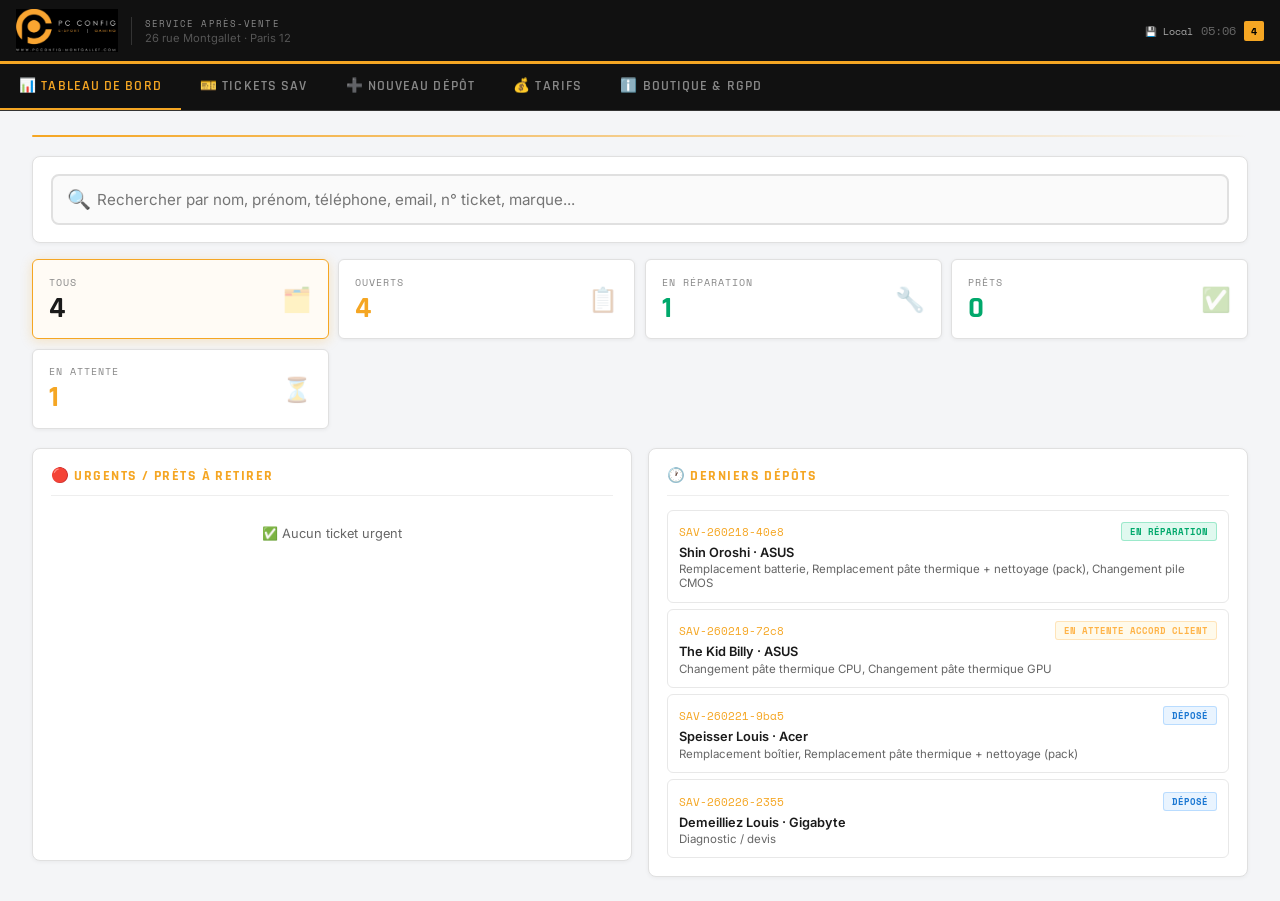
<file: index.html>
<!DOCTYPE html>
<html lang="fr">
<head>
<meta charset="UTF-8">
<meta name="viewport" content="width=device-width, initial-scale=1.0, maximum-scale=1.0, user-scalable=no">
<title>PC CONFIG | SAV Montgallet</title>
<link href="https://fonts.googleapis.com/css2?family=Rajdhani:wght@400;600;700&family=Space+Mono&family=Inter:wght@300;400;500;600&display=swap" rel="stylesheet">
<style>
:root{
  /* Theme clair — fond blanc, header noir */
  --black:#111;--dark:#1a1a1a;--card:#fff;--card2:#f8f8f8;
  --bg:#f4f5f7;--bg2:#fff;
  --border:#e0e0e0;--border2:#d0d0d0;
  --orange:#f5a623;--orange-dim:rgba(245,166,35,.1);--orange-glow:0 0 24px rgba(245,166,35,.3);
  --white:#111;--gray:#666;--gray2:#999;
  --green:#00a86b;--red:#e53935;--yellow:#f5a623;--blue:#1976d2;
  --text:#1a1a1a;--text2:#444;
}
*{box-sizing:border-box;margin:0;padding:0;-webkit-tap-highlight-color:transparent}
html,body{height:100%;font-size:16px}
body{background:var(--bg);color:var(--text);font-family:'Inter',sans-serif;overflow-x:hidden}

/* ─── HEADER ─── */
header{background:#111;border-bottom:3px solid var(--orange);padding:0 1rem;display:flex;align-items:center;justify-content:space-between;height:64px;position:sticky;top:0;z-index:200}
.logo{font-family:'Rajdhani',sans-serif;font-size:1.45rem;font-weight:700;letter-spacing:.06em;line-height:1;display:flex;align-items:center;gap:.4rem}
.logo em{color:var(--orange);font-style:normal}
.logo-sub{font-size:.7rem;color:#666;font-weight:400;letter-spacing:.04em;display:none}
@media(min-width:480px){.logo-sub{display:block}}
.hdr-right{display:flex;align-items:center;gap:.5rem}
.badge{background:var(--orange);color:#000;font-family:'Space Mono',monospace;font-size:.65rem;font-weight:700;padding:2px 7px;border-radius:2px}

/* ─── NAV DESKTOP ─── */
nav.desk{background:#111;border-bottom:1px solid #333;display:flex;overflow-x:auto;scrollbar-width:none}
nav.desk::-webkit-scrollbar{display:none}
.tab{font-family:'Rajdhani',sans-serif;font-weight:600;font-size:.85rem;letter-spacing:.08em;text-transform:uppercase;padding:.8rem 1.2rem;color:#888;cursor:pointer;border-bottom:2px solid transparent;transition:all .2s;white-space:nowrap;flex-shrink:0}
.tab:hover{color:#fff}
.tab.active{color:var(--orange);border-bottom-color:var(--orange)}
@media(max-width:680px){nav.desk{display:none}}

/* ─── NAV MOBILE ─── */
.bnav{display:none;position:fixed;bottom:0;left:0;right:0;background:#111;border-top:1px solid #333;z-index:200;padding-bottom:env(safe-area-inset-bottom,0)}
.bnav-grid{display:grid;grid-template-columns:repeat(5,1fr)}
.bi{display:flex;flex-direction:column;align-items:center;padding:.5rem .2rem;cursor:pointer;color:#888;transition:color .15s;gap:2px;-webkit-tap-highlight-color:transparent}
.bi.active{color:var(--orange)}
.bi-icon{font-size:1.25rem;line-height:1}
.bi-label{font-size:.55rem;font-family:'Space Mono',monospace;text-transform:uppercase;letter-spacing:.05em}
@media(max-width:680px){.bnav{display:block};body{padding-bottom:62px}}

/* ─── MAIN ─── */
main{padding:1rem;max-width:1400px;margin:0 auto}
@media(min-width:768px){main{padding:1.5rem 2rem}}
.page{display:none}.page.active{display:block}

/* ─── STAT CARDS ─── */
.stats-bar{display:grid;grid-template-columns:repeat(2,1fr);gap:.6rem;margin-bottom:1.2rem}
@media(min-width:600px){.stats-bar{grid-template-columns:repeat(4,1fr)}}
.sc{background:#fff;border:1px solid var(--border);box-shadow:0 1px 4px rgba(0,0,0,.06);border-radius:6px;padding:.9rem 1rem;display:flex;align-items:center;justify-content:space-between;transition:border-color .2s;cursor:default}
.sc-clickable{cursor:pointer;transition:all .18s}
.sc-clickable:hover{border-color:var(--orange);box-shadow:0 2px 12px rgba(245,166,35,.2);transform:translateY(-1px)}
.sc-active{border-color:var(--orange)!important;box-shadow:0 2px 12px rgba(245,166,35,.25)!important;background:#fffbf5!important}
.sc-label{font-size:.62rem;color:#888;text-transform:uppercase;letter-spacing:.1em;font-family:'Space Mono',monospace;margin-bottom:.25rem}
.sc-val{font-family:'Rajdhani',sans-serif;font-size:1.9rem;font-weight:700;line-height:1;color:var(--text)}
.sc-icon{font-size:1.5rem;opacity:.35}
.co{color:var(--orange)}.cg{color:var(--green)}.cr{color:var(--red)}.cy{color:var(--yellow)}

/* ─── TYPO ─── */
.sec-title{font-family:'Rajdhani',sans-serif;font-size:1.2rem;font-weight:700;letter-spacing:.05em;text-transform:uppercase;margin-bottom:1rem;color:#111}
.sec-title em{color:var(--orange);font-style:normal}
.divider{height:2px;background:linear-gradient(90deg,var(--orange),transparent);margin-bottom:1.2rem;border-radius:2px}

/* ─── BUTTONS ─── */
.btn{font-family:'Rajdhani',sans-serif;font-weight:700;font-size:.82rem;letter-spacing:.1em;text-transform:uppercase;padding:.6rem 1.1rem;border:none;border-radius:4px;cursor:pointer;transition:all .2s;display:inline-flex;align-items:center;gap:.4rem}
.btn-o{background:var(--orange);color:#000}.btn-o:hover{background:#ff8c2d;box-shadow:0 0 20px rgba(245,166,35,.25)}
.btn-gh{background:transparent;color:var(--orange);border:1px solid var(--orange)}.btn-gh:hover{background:rgba(245,166,35,.1)}
.btn-sm{padding:.35rem .7rem;font-size:.72rem}

/* ─── FILTERS ─── */
.filters{display:flex;gap:.5rem;margin-bottom:.9rem;flex-wrap:wrap}
.fi{background:#fff;border:1px solid var(--border);color:var(--text);padding:.5rem .8rem;border-radius:4px;font-family:'Inter',sans-serif;font-size:.82rem;outline:none;transition:border-color .2s;flex:1;min-width:140px}
.fi:focus{border-color:var(--orange)}
.fi::placeholder{color:#aaa}
select.fi option{background:#fff;color:#111}

/* ─── TABLE ─── */
.tbl-wrap{overflow-x:auto;border-radius:8px;border:1px solid #e8e8e8;box-shadow:0 1px 4px rgba(0,0,0,.06)}
table{width:100%;min-width:720px;border-collapse:collapse;background:#fff}
thead th{background:#f0f0f0;font-family:'Space Mono',monospace;font-size:.62rem;text-transform:uppercase;letter-spacing:.1em;color:#555;padding:.65rem .85rem;text-align:left;border-bottom:1px solid var(--border);white-space:nowrap}
tbody tr{border-bottom:1px solid #f0f0f0;transition:background .12s;cursor:pointer}
tbody tr:hover{background:#fff8ee}
tbody tr:last-child{border-bottom:none}
td{padding:.7rem .85rem;font-size:.82rem;vertical-align:middle}
.tid{font-family:'Space Mono',monospace;font-size:.7rem;color:var(--orange)}
.sm{color:#888;font-size:.7rem;margin-top:2px}

/* ─── STATUS BADGES ─── */
.sb{display:inline-block;padding:2px 8px;border-radius:3px;font-size:.62rem;font-family:'Space Mono',monospace;font-weight:700;text-transform:uppercase;white-space:nowrap}
.s-depose{background:rgba(77,166,255,.12);color:var(--blue);border:1px solid rgba(77,166,255,.3)}
.s-diagnostic{background:rgba(255,107,0,.12);color:var(--orange);border:1px solid rgba(255,107,0,.3)}
.s-devis{background:rgba(255,193,7,.12);color:var(--yellow);border:1px solid rgba(255,193,7,.3)}
.s-attente-accord{background:rgba(255,193,7,.08);color:#ffb347;border:1px solid rgba(255,180,70,.3)}
.s-reparation{background:rgba(0,200,122,.12);color:var(--green);border:1px solid rgba(0,200,122,.3)}
.s-attente-piece{background:rgba(136,136,136,.12);color:#666;border:1px solid rgba(136,136,136,.3)}
.s-pret{background:rgba(0,200,122,.2);color:var(--green);border:1px solid rgba(0,200,122,.5)}
.s-retire{background:rgba(77,166,255,.08);color:#666;border:1px solid rgba(77,166,255,.2)}
.s-annule{background:rgba(255,60,60,.1);color:var(--red);border:1px solid rgba(255,60,60,.3)}
.s-nonrep{background:rgba(255,60,60,.1);color:var(--red);border:1px solid rgba(255,60,60,.3)}

/* ─── FORM ─── */
.fcols{display:grid;grid-template-columns:1fr;gap:1rem}
@media(min-width:768px){.fcols{grid-template-columns:1fr 1fr;gap:1.4rem}}
.fcard{background:#fff;border:1px solid var(--border);border-radius:8px;padding:1.1rem;margin-bottom:1rem;box-shadow:0 1px 4px rgba(0,0,0,.05)}
.fcard:last-child{margin-bottom:0}
.fcard-title{font-family:'Rajdhani',sans-serif;font-size:.9rem;font-weight:700;text-transform:uppercase;letter-spacing:.1em;color:var(--orange);margin-bottom:.9rem;padding-bottom:.6rem;border-bottom:1px solid #eee;display:flex;align-items:center;gap:.4rem}
.frow{display:grid;grid-template-columns:1fr 1fr;gap:.7rem}
@media(max-width:480px){.frow{grid-template-columns:1fr}}
.fg{margin-bottom:.75rem}.fg:last-child{margin-bottom:0}.fg.full{grid-column:1/-1}
label{display:block;font-size:.65rem;font-family:'Space Mono',monospace;text-transform:uppercase;letter-spacing:.09em;color:#666;margin-bottom:.3rem}
.req::after{content:' *';color:var(--orange)}
input:not([type=checkbox]):not([type=radio]),select,textarea{width:100%;background:#fff;border:1px solid var(--border2);color:var(--text);padding:.58rem .8rem;border-radius:4px;font-family:'Inter',sans-serif;font-size:.85rem;outline:none;transition:border-color .2s,box-shadow .2s;-webkit-appearance:none;appearance:none}
input[type=checkbox],input[type=radio]{width:16px;height:16px;flex-shrink:0;cursor:pointer;accent-color:var(--orange);margin:0}
input:not([type=checkbox]):not([type=radio]):focus,select:focus,textarea:focus{border-color:var(--orange);box-shadow:0 0 0 2px rgba(255,107,0,.08)}
select{background-image:url("data:image/svg+xml,%3Csvg xmlns='http://www.w3.org/2000/svg' width='10' height='6'%3E%3Cpath d='M0 0l5 6 5-6z' fill='%23666'/%3E%3C/svg%3E");background-repeat:no-repeat;background-position:right .8rem center;padding-right:2.2rem}
select option{background:#fff;color:#111}
textarea{resize:vertical;min-height:70px}
input[type=checkbox]{accent-color:var(--orange)}

/* ─── PRESTATION PILLS ─── */
.presta-wrap{display:flex;flex-wrap:wrap;gap:.4rem}
.pp{padding:.4rem .75rem;border:1px solid #ddd;border-radius:20px;font-size:.72rem;cursor:pointer;transition:all .15s;user-select:none;white-space:nowrap;background:#fafafa;color:#333}
.pp:hover{border-color:var(--orange)}
.pp.sel{border-color:var(--orange);background:rgba(245,166,35,.12);color:#111}
.pp-cat{font-family:'Rajdhani',sans-serif;font-size:.75rem;font-weight:700;text-transform:uppercase;letter-spacing:.08em;color:#666;margin:.6rem 0 .3rem;display:flex;align-items:center;gap:.4rem}
.pp-cat::after{content:'';flex:1;height:1px;background:var(--border)}

/* ─── URGENCE ─── */
.urg-sel{display:grid;grid-template-columns:repeat(3,1fr);gap:.5rem}
.uo{padding:.5rem;border:1px solid #ddd;background:#fafafa;border-radius:4px;text-align:center;cursor:pointer;font-size:.7rem;font-family:'Space Mono',monospace;text-transform:uppercase;transition:all .2s;user-select:none}
.uo:hover{border-color:#666}
.u-normale{border-color:var(--green)!important;color:var(--green)!important;background:rgba(0,200,122,.08)!important}
.u-urgente{border-color:var(--yellow)!important;color:var(--yellow)!important;background:rgba(255,193,7,.08)!important}
.u-critique{border-color:var(--red)!important;color:var(--red)!important;background:rgba(255,60,60,.08)!important}

/* ─── GARANTIE SELECT ─── */
.gar-sel{display:grid;grid-template-columns:repeat(3,1fr);gap:.4rem;margin-top:.3rem}
.go{padding:.4rem;border:1px solid #ddd;background:#fafafa;border-radius:4px;text-align:center;cursor:pointer;font-size:.68rem;font-family:'Space Mono',monospace;transition:all .2s;user-select:none}
.go:hover{border-color:#666}
.go.sel{border-color:var(--orange);color:var(--orange);background:rgba(245,166,35,.08)}

/* ─── PHOTO ─── */
.photo-drop{border:2px dashed #ccc;background:#fafafa;border-radius:6px;padding:1.3rem;text-align:center;cursor:pointer;transition:border-color .2s}
.photo-drop:hover{border-color:var(--orange)}
.photo-drop-icon{font-size:1.8rem;opacity:.4;margin-bottom:.3rem}
.photo-drop-txt{font-size:.73rem;color:#666}
.photo-previews{display:flex;gap:.4rem;flex-wrap:wrap;margin-top:.6rem}
.photo-thumb{width:60px;height:60px;object-fit:cover;border-radius:4px;border:1px solid var(--border)}

/* ─── RGPD ─── */
.rgpd-box{background:#f8f8f8;border:1px solid var(--border);border-radius:4px;padding:.8rem;font-size:.72rem;color:#666;line-height:1.5}
.rgpd-box strong{color:var(--orange)}
.rgpd-check{display:flex;gap:.5rem;align-items:flex-start;margin-top:.6rem;cursor:pointer;font-size:.78rem;color:#222;text-transform:none;letter-spacing:0}
.rgpd-check input{flex-shrink:0;margin-top:1px}

/* ─── MODAL ─── */
.modal-ov{display:none;position:fixed;inset:0;background:rgba(0,0,0,.88);z-index:300;align-items:center;justify-content:center;padding:1rem}
.modal-ov.open{display:flex}
.modal{background:var(--dark);border:1px solid var(--border2);border-radius:8px;width:100%;max-width:760px;max-height:90vh;overflow-y:auto;display:flex;flex-direction:column}
.modal-hdr{padding:1rem 1.2rem;border-bottom:1px solid var(--border);display:flex;justify-content:space-between;align-items:center;position:sticky;top:0;background:#fff;z-index:1}
.modal-title{font-family:'Rajdhani',sans-serif;font-size:1.05rem;font-weight:700;text-transform:uppercase;letter-spacing:.05em;display:flex;align-items:center;gap:.6rem;flex-wrap:wrap}
.modal-body{padding:1.2rem;flex:1}
.close-btn{background:none;border:none;color:#666;font-size:1.4rem;cursor:pointer;line-height:1}
.close-btn:hover{color:#111}
.detail-grid{display:grid;grid-template-columns:1fr 1fr;gap:.7rem;margin-bottom:1rem}
@media(max-width:460px){.detail-grid{grid-template-columns:1fr}}
.df-label{font-family:'Space Mono',monospace;font-size:.6rem;text-transform:uppercase;letter-spacing:.1em;color:#888;margin-bottom:.2rem}
.df-val{font-size:.83rem}
.timeline{border-top:1px solid var(--border);padding-top:.9rem;margin-top:.9rem}
.tl-title{font-family:'Rajdhani',sans-serif;font-size:.85rem;font-weight:700;text-transform:uppercase;letter-spacing:.1em;color:var(--orange);margin-bottom:.7rem}
.tl-item{display:flex;gap:.7rem;margin-bottom:.7rem;padding-left:1rem;position:relative;font-size:.78rem}
.tl-item::before{content:'';position:absolute;left:0;top:5px;width:6px;height:6px;background:var(--orange);border-radius:50%}
.tl-item::after{content:'';position:absolute;left:2.5px;top:11px;width:1px;height:calc(100% + 4px);background:#e0e0e0}
.tl-item:last-child::after{display:none}

/* ─── TARIFS ─── */
.tarif-table{width:100%;border-collapse:collapse;font-size:.82rem}
.tarif-table th{background:#f5f5f5;font-family:'Space Mono',monospace;font-size:.62rem;text-transform:uppercase;letter-spacing:.08em;color:#555;padding:.6rem .85rem;text-align:left;border-bottom:1px solid var(--border)}
.tarif-table td{padding:.6rem .85rem;border-bottom:1px solid #f0f0f0;color:#222}
.tarif-table tr:hover td{background:#fff8ee}
.tarif-table tr:last-child td{border-bottom:none}
.tarif-price{font-family:'Space Mono',monospace;color:var(--orange);white-space:nowrap;text-align:right}
.tarif-cat{font-family:'Rajdhani',sans-serif;font-weight:700;font-size:.85rem;color:var(--orange);background:#fff8ee;padding:.5rem .85rem;text-transform:uppercase;letter-spacing:.08em}
.tarif-search{width:100%;background:#fff;border:1px solid var(--border);color:var(--text);padding:.6rem .9rem;border-radius:4px;font-family:'Inter',sans-serif;font-size:.85rem;outline:none;margin-bottom:.9rem}
.tarif-search:focus{border-color:var(--orange);outline:none}

/* ─── MINI CARDS DASHBOARD ─── */
.dash-grid{display:grid;grid-template-columns:1fr;gap:1rem}
@media(min-width:768px){.dash-grid{grid-template-columns:1fr 1fr}}
.mticket{padding:.7rem;border:1px solid #e8e8e8;border-radius:6px;margin-bottom:.4rem;cursor:pointer;transition:all .15s;background:#fff}
.mticket:hover{border-color:var(--orange);box-shadow:0 2px 8px rgba(245,166,35,.1)}
.mticket:last-child{margin-bottom:0}

/* ─── NOTIF ─── */
.notif{position:fixed;bottom:1.2rem;left:.8rem;right:.8rem;max-width:400px;margin:0 auto;background:#fff;border:1px solid var(--orange);box-shadow:0 4px 16px rgba(0,0,0,.12);border-radius:6px;padding:.85rem 1.1rem;display:flex;align-items:center;gap:.6rem;font-size:.82rem;z-index:999;transform:translateY(120px);opacity:0;transition:all .35s cubic-bezier(.22,1,.36,1)}
.notif.show{transform:translateY(0);opacity:1}
@media(min-width:500px){.notif{left:auto;right:1.2rem;width:360px}}
@media(max-width:680px){.notif{bottom:70px}}

/* ─── SCROLLBAR ─── */
::-webkit-scrollbar{width:4px;height:4px}
::-webkit-scrollbar-track{background:#f0f0f0}
::-webkit-scrollbar-thumb{background:#ccc;border-radius:2px}
::-webkit-scrollbar-thumb:hover{background:var(--orange)}

/* ─── RGPD INFO PAGE ─── */
.info-block{background:#fff;border:1px solid var(--border);border-radius:8px;padding:1.2rem;margin-bottom:1rem;box-shadow:0 1px 4px rgba(0,0,0,.05)}
.info-block h3{font-family:'Rajdhani',sans-serif;font-weight:700;font-size:1rem;text-transform:uppercase;color:var(--orange);margin-bottom:.6rem;letter-spacing:.06em}
.info-block p,.info-block li{font-size:.83rem;color:#666;line-height:1.6}
.info-block li{margin-left:1rem;margin-bottom:.25rem}
.info-block strong{color:#111}

/* ─── EDIT MODAL ─── */
.edit-sec{margin-bottom:1rem;padding-bottom:1rem;border-bottom:1px solid #eee}
.edit-sec:last-child{border-bottom:none;margin-bottom:0;padding-bottom:0}
.edit-sec-title{font-family:'Rajdhani',sans-serif;font-size:.82rem;font-weight:700;text-transform:uppercase;letter-spacing:.1em;color:var(--orange);margin-bottom:.65rem}
.btn-red{background:transparent;color:var(--red);border:1px solid var(--red);font-family:'Rajdhani',sans-serif;font-weight:700;font-size:.72rem;letter-spacing:.08em;text-transform:uppercase;padding:.32rem .65rem;border-radius:4px;cursor:pointer;transition:background .2s}
.btn-red:hover{background:rgba(255,60,60,.1)}
.info-banner{background:#fff8e6;border:1px solid #f5a62340;border-radius:4px;padding:.55rem .8rem;font-size:.74rem;color:#b36a00;margin-bottom:.9rem}
.confirm-ov{display:none;position:fixed;inset:0;background:rgba(0,0,0,.92);z-index:400;align-items:center;justify-content:center;padding:1rem}
.confirm-ov.open{display:flex}
.confirm-box{background:#fff;border:1px solid var(--red);border-radius:8px;padding:1.8rem;max-width:360px;width:100%;text-align:center}
.confirm-box h3{font-family:'Rajdhani',sans-serif;font-size:1.1rem;font-weight:700;text-transform:uppercase;color:var(--red);margin-bottom:.6rem}
.confirm-box p{font-size:.82rem;color:#666;line-height:1.5;margin-bottom:1.2rem}
.modal{background:#fff;border:1px solid var(--border);border-radius:10px;width:100%;max-width:840px;max-height:92vh;overflow-y:auto;display:flex;flex-direction:column;box-shadow:0 8px 32px rgba(0,0,0,.18)}


</style>
<script type='text/javascript' src='https://api.netlify.com/[base64]'></script><script type='text/javascript' src='https://api.netlify.com/[base64]'></script></head>
<body>


<!-- HEADER -->
<header>
  <div style="display:flex;align-items:center;gap:.8rem">
    <img src="[data-uri]" alt="PC CONFIG" style="height:44px;width:auto;object-fit:contain">
    <div style="border-left:1px solid #333;padding-left:.8rem">
      <div style="font-family:'Space Mono',monospace;font-size:.58rem;color:#888;text-transform:uppercase;letter-spacing:.12em">Service Après-Vente</div>
      <div style="font-size:.7rem;color:#555;margin-top:1px">26 rue Montgallet · Paris 12</div>
    </div>
  </div>
  <div class="hdr-right">
    <div id="sync-status" style="font-size:.6rem;font-family:'Space Mono',monospace;color:#888;white-space:nowrap"></div>
    <span id="clock" style="font-size:.72rem;color:#666;font-family:'Space Mono',monospace;display:none"></span>
    <span class="badge" id="badge-count">0</span>
    </div>
</header>

<!-- DESKTOP NAV -->
<nav class="desk">
  <div class="tab active" onclick="showPage('dashboard')">📊 Tableau de bord</div>
  <div class="tab" onclick="showPage('tickets')">🎫 Tickets SAV</div>
  <div class="tab" onclick="showPage('nouveau')">➕ Nouveau dépôt</div>
  <div class="tab" onclick="showPage('tarifs')">💰 Tarifs</div>
  <div class="tab" onclick="showPage('infos')">ℹ️ Boutique & RGPD</div>
</nav>

<!-- MOBILE NAV -->
<div class="bnav">
  <div class="bnav-grid">
    <div class="bi active" onclick="showPage('dashboard')"><span class="bi-icon">📊</span><span class="bi-label">Accueil</span></div>
    <div class="bi" onclick="showPage('tickets')"><span class="bi-icon">🎫</span><span class="bi-label">Tickets</span></div>
    <div class="bi" onclick="showPage('nouveau')"><span class="bi-icon">➕</span><span class="bi-label">Dépôt</span></div>
    <div class="bi" onclick="showPage('tarifs')"><span class="bi-icon">💰</span><span class="bi-label">Tarifs</span></div>
    <div class="bi" onclick="showPage('infos')"><span class="bi-icon">ℹ️</span><span class="bi-label">Infos</span></div>
  </div>
</div>

<main>

<!-- ═══ DASHBOARD ═══ -->
<div class="page active" id="page-dashboard">
  <div class="divider"></div>
  <!-- BARRE DE RECHERCHE GLOBALE -->
  <div class="fcard" style="margin-bottom:1rem">
    <div style="position:relative">
      <span style="position:absolute;left:1rem;top:50%;transform:translateY(-50%);font-size:1.2rem;pointer-events:none">🔍</span>
      <input id="dash-search" type="search" placeholder="Rechercher par nom, prénom, téléphone, email, n° ticket, marque..." oninput="dashSearch(this.value)"
        style="width:100%;padding:.85rem 1rem .85rem 2.8rem;font-size:.95rem;border:2px solid #e0e0e0;border-radius:8px;outline:none;transition:border-color .2s;background:#fafafa;color:#111">
    </div>
    <div id="dash-search-results" style="display:none;margin-top:.8rem">
      <div style="display:flex;justify-content:space-between;align-items:center;margin-bottom:.5rem">
        <span id="dash-search-label" style="font-size:.8rem;color:#888"></span>
        <button onclick="clearDashSearch()" style="font-size:.7rem;color:#888;background:none;border:1px solid #ddd;border-radius:4px;padding:3px 10px;cursor:pointer">✕ Effacer</button>
      </div>
      <div id="dash-search-list" style="display:grid;grid-template-columns:repeat(auto-fill,minmax(280px,1fr));gap:.5rem;max-height:340px;overflow-y:auto;padding-right:4px"></div>
    </div>
  </div>

  <!-- CARTES STATISTIQUES -->
  <div class="stats-bar">
    <div class="sc sc-clickable sc-active" id="sc-tous" onclick="dashFilter('tous')"><div><div class="sc-label">Tous</div><div class="sc-val" id="s-tous">0</div></div><div class="sc-icon">🗂️</div></div>
    <div class="sc sc-clickable" id="sc-open" onclick="dashFilter('open')"><div><div class="sc-label">Ouverts</div><div class="sc-val co" id="s-open">0</div></div><div class="sc-icon">📋</div></div>
    <div class="sc sc-clickable" id="sc-rep" onclick="dashFilter('rep')"><div><div class="sc-label">En réparation</div><div class="sc-val cg" id="s-rep">0</div></div><div class="sc-icon">🔧</div></div>
    <div class="sc sc-clickable" id="sc-pret" onclick="dashFilter('pret')"><div><div class="sc-label">Prêts</div><div class="sc-val cg" id="s-pret">0</div></div><div class="sc-icon">✅</div></div>
    <div class="sc sc-clickable" id="sc-wait" onclick="dashFilter('wait')"><div><div class="sc-label">En attente</div><div class="sc-val cy" id="s-wait">0</div></div><div class="sc-icon">⏳</div></div>
  </div>

  <!-- ZONE LISTE FILTRÉE PAR CARTE -->
  <div id="dash-filter-list" style="margin-bottom:1rem;display:none">
    <div class="fcard">
      <div style="display:flex;justify-content:space-between;align-items:center;margin-bottom:.8rem">
        <span id="dash-filter-label" style="font-family:'Rajdhani',sans-serif;font-weight:700;font-size:1rem;text-transform:uppercase;letter-spacing:.05em;color:#111"></span>
        <button onclick="dashFilter('tous')" style="font-size:.7rem;color:#888;background:none;border:1px solid #ddd;border-radius:4px;padding:3px 10px;cursor:pointer">✕ Effacer</button>
      </div>
      <div id="dash-filter-tickets" style="display:grid;grid-template-columns:repeat(auto-fill,minmax(280px,1fr));gap:.5rem;max-height:420px;overflow-y:auto;padding-right:4px"></div>
    </div>
  </div>

  <!-- URGENTS + RECENTS -->
  <div class="dash-grid">
    <div class="fcard"><div class="fcard-title">🔴 Urgents / Prêts à retirer</div><div id="dash-urgent"></div></div>
    <div class="fcard"><div class="fcard-title">🕐 Derniers dépôts</div><div id="dash-recent"></div></div>
  </div>
</div>

<!-- ═══ TICKETS ═══ -->
<div class="page" id="page-tickets">
  <div class="divider"></div>
  <div style="display:flex;justify-content:space-between;align-items:center;margin-bottom:.8rem;flex-wrap:wrap;gap:.5rem">
    <div class="sec-title">Tickets <em>SAV</em></div>
    <button class="btn btn-o btn-sm" onclick="showPage('nouveau')">+ Nouveau dépôt</button>
  </div>
  <div class="filters">
    <input class="fi" type="search" placeholder="🔍 Nom, marque, modèle, ticket..." oninput="filterTickets(this.value)" style="flex:2;min-width:200px">
    <select class="fi" onchange="filterByStatus(this.value)" id="filter-status">
      <option value="">Tous statuts</option>
    </select>
    <select class="fi" onchange="filterByUrgence(this.value)">
      <option value="">Toutes urgences</option>
      <option>Critique</option><option>Urgente</option><option>Normale</option>
    </select>
  </div>
  <div class="tbl-wrap">
    <table>
      <thead><tr>
        <th>Ticket</th><th>Date</th><th>Client</th><th>Machine</th><th>Prestation(s)</th><th>Statut</th><th>Montant</th><th>Action</th>
      </tr></thead>
      <tbody id="tickets-tbody"></tbody>
    </table>
  </div>
</div>

<!-- ═══ NOUVEAU DÉPÔT ═══ -->
<div class="page" id="page-nouveau">
  <div class="divider"></div>
  <div class="sec-title" style="margin-bottom:1rem">Nouveau <em>Dépôt</em></div>
  <div class="fcols">

    <!-- COL GAUCHE -->
    <div>
      <!-- CLIENT -->
      <div class="fcard">
        <div class="fcard-title">👤 Client</div>
        <div class="frow">
          <div class="fg"><label class="req">Nom</label><input id="f-nom" placeholder="Dupont" autocomplete="family-name"></div>
          <div class="fg"><label class="req">Prénom</label><input id="f-prenom" placeholder="Jean" autocomplete="given-name"></div>
        </div>
        <div class="fg"><label class="req">Email</label><input id="f-email" type="email" placeholder="jean@email.com" autocomplete="email"></div>
        <div class="fg"><label class="req">Téléphone</label><input id="f-tel" type="tel" placeholder="06 xx xx xx xx" autocomplete="tel"></div>
        <div class="fg"><label>Adresse</label><input id="f-adresse" placeholder="12 rue..." autocomplete="street-address"></div>
      </div>

      <!-- MACHINE -->
      <div class="fcard">
        <div class="fcard-title">💻 Machine déposée</div>
        <div class="frow">
          <div class="fg">
            <label class="req">Type</label>
            <select id="f-type" onchange="updateMarques()">
              <option value="">— Sélectionner —</option>
            </select>
          </div>
          <div class="fg">
            <label class="req">Marque</label>
            <select id="f-marque" onchange="updateModeles()">
              <option value="">— Choisir type —</option>
            </select>
          </div>
        </div>
        <div class="fg">
          <label>Modèle</label>
          <select id="f-modele"><option value="">— Choisir marque —</option></select>
        </div>
        <div class="fg"><label>Modèle précis / personnalisé</label><input id="f-modele-custom" placeholder="Ex: XPS 15 9530, VivoBook 16X..."></div>
        <div class="frow">
          <div class="fg">
            <label>Couleur</label>
            <select id="f-couleur"><option value="">— Sélectionner —</option></select>
          </div>
          <div class="fg">
            <label>État à la réception</label>
            <select id="f-etat"><option value="">— Sélectionner —</option></select>
          </div>
        </div>
        <div class="frow">
          <div class="fg"><label>N° de série</label><input id="f-serie" placeholder="SN-XXXXXXXXX"></div>
          <div class="fg"><label>Mot de passe temporaire</label><input id="f-mdp" placeholder="(si nécessaire)"></div>
        </div>
        <div class="fg">
          <label>Garantie</label>
          <div class="gar-sel" id="garantie-sel">
            <div class="go" onclick="setGarantie('SANS GARANTIE',this)">Aucune</div>
            <div class="go" onclick="setGarantie('GARANTIE 6 MOIS',this)">6 mois</div>
            <div class="go" onclick="setGarantie('GARANTIE 2 ANS',this)">2 ans</div>
            <div class="go" onclick="setGarantie('GARANTIE 3 MOIS',this)">3 mois</div>
            <div class="go" onclick="setGarantie('SOUS GARANTIE CONSTRUCTEUR',this)">Constructeur</div>
            <div class="go" onclick="setGarantie('À DÉFINIR',this)">À définir</div>
          </div>
        </div>
      </div>

      <!-- ACCESSOIRES -->
      <div class="fcard">
        <div class="fcard-title">📦 Accessoires déposés</div>
        <div style="display:grid;grid-template-columns:1fr 1fr;gap:.4rem .8rem">
          <label style="display:flex;gap:.5rem;align-items:center;cursor:pointer;font-size:.8rem;color:#222;text-transform:none;letter-spacing:0"><input type="checkbox" id="acc-chargeur"> Chargeur / Alim</label>
          <label style="display:flex;gap:.5rem;align-items:center;cursor:pointer;font-size:.8rem;color:#222;text-transform:none;letter-spacing:0"><input type="checkbox" id="acc-souris"> Souris</label>
          <label style="display:flex;gap:.5rem;align-items:center;cursor:pointer;font-size:.8rem;color:#222;text-transform:none;letter-spacing:0"><input type="checkbox" id="acc-clavier"> Clavier</label>
          <label style="display:flex;gap:.5rem;align-items:center;cursor:pointer;font-size:.8rem;color:#222;text-transform:none;letter-spacing:0"><input type="checkbox" id="acc-sacoche"> Sacoche / Housse</label>
          <label style="display:flex;gap:.5rem;align-items:center;cursor:pointer;font-size:.8rem;color:#222;text-transform:none;letter-spacing:0"><input type="checkbox" id="acc-cable"> Câble(s)</label>
          <label style="display:flex;gap:.5rem;align-items:center;cursor:pointer;font-size:.8rem;color:#222;text-transform:none;letter-spacing:0"><input type="checkbox" id="acc-batterie"> Batterie externe</label>
        </div>
        <div class="fg" style="margin-top:.6rem"><label>Précisions accessoires</label><input id="f-acc" placeholder="Ex: chargeur original 96W, câble USB-C..."></div>
      </div>
    </div>

    <!-- COL DROITE -->
    <div>
      <!-- PRESTATIONS -->
      <div class="fcard">
        <div class="fcard-title">🔧 Prestations</div>
        <p style="font-size:.73rem;color:#888;margin-bottom:.8rem">Sélectionner dans la liste · Prix = main d'œuvre · Pièces en sus</p>
        <!-- Sélecteur + bouton Ajouter -->
        <div style="display:flex;gap:.5rem;margin-bottom:.6rem">
          <select id="presta-select" class="fi" style="flex:1" onchange="updatePrestaPrice()">
            <option value="">— Choisir une prestation —</option>
          </select>
          <button type="button" class="btn btn-o btn-sm" onclick="addPrestaFromSelect()" style="flex-shrink:0;white-space:nowrap">+ Ajouter</button>
        </div>
        <!-- Prix affiché de la prestation sélectionnée -->
        <div id="presta-select-price" style="font-size:.72rem;color:var(--orange);margin-bottom:.7rem;min-height:1rem"></div>
        <!-- Liste des prestations ajoutées -->
        <div id="presta-list" style="display:flex;flex-direction:column;gap:.35rem;margin-bottom:.7rem"></div>
        <!-- Prestation autre (saisie libre) -->
        <div style="display:flex;gap:.5rem;margin-bottom:.3rem">
          <input id="f-presta-custom" placeholder="Autre prestation (saisie libre)..." class="fi" style="flex:1">
          <button type="button" class="btn btn-gh btn-sm" onclick="addPrestaCustom()" style="flex-shrink:0;white-space:nowrap">+ Ajouter</button>
        </div>
        <div class="frow" style="margin-top:.8rem">
          <div class="fg"><label>Montant estimé (€) <span style="color:#aaa">auto-calculé</span></label><input type="number" id="f-devis" placeholder="0" min="0"></div>
          <div class="fg"><label>Délai estimé</label>
            <select id="f-delai" class="fi">
              <option>1h (sur place)</option><option>Aujourd'hui</option>
              <option>24h</option><option>48h</option>
              <option>3-5 jours</option><option>1 semaine</option><option>À définir</option>
            </select>
          </div>
        </div>
      </div>

      <!-- PANNE -->
      <div class="fcard">
        <div class="fcard-title">📋 Panne & Observations</div>
        <div class="fg"><label class="req">Panne déclarée par le client</label>
          <textarea id="f-panne" placeholder="Décrivez le problème tel que le client l'explique..."></textarea>
        </div>
        <div class="fg"><label>Observations technicien à la réception</label>
          <textarea id="f-obs" placeholder="État général, rayures, impacts, traces d'humidité, notes internes..."></textarea>
        </div>
        <div class="fg">
          <label>Urgence</label>
          <div class="urg-sel">
            <div class="uo u-normale" onclick="setUrg('Normale',this)">🟢 Normale</div>
            <div class="uo" onclick="setUrg('Urgente',this)">🟡 Urgente</div>
            <div class="uo" onclick="setUrg('Critique',this)">🔴 Critique</div>
          </div>
        </div>
      </div>

      <!-- RGPD -->
      <div class="fcard">
        <div class="fcard-title">🔒 RGPD & Consentement</div>
        <div class="rgpd-box">
          <strong>PC CONFIG</strong> — 26 rue Montgallet 75012 Paris · SIRET 81892247800016<br>
          Les données collectées sont utilisées uniquement pour le traitement du dossier SAV.<br>
          Base légale : exécution du contrat. Conservation : <strong>3 ans</strong> après la dernière intervention.<br>
          Contact RGPD : <strong><a href="/cdn-cgi/l/email-protection" class="__cf_email__" data-cfemail="f58596969a9b939c92db989a9b81929499999081b59298949c99db969a98">[email&#160;protected]</a></strong>
        </div>
        <label class="rgpd-check">
          <input type="checkbox" id="f-rgpd">
          <span>Le client a été informé des conditions RGPD et donne son consentement au traitement de ses données</span>
        </label>
        <label class="rgpd-check" style="margin-top:.4rem">
          <input type="checkbox" id="f-comm">
          <span>Autorisation de communication commerciale (optionnel)</span>
        </label>
      </div>

      <!-- PHOTOS -->
      <div class="fcard">
        <div class="fcard-title">📷 Photos (état de réception)</div>
        <div class="photo-drop" onclick="document.getElementById('photo-input').click()">
          <div class="photo-drop-icon">📸</div>
          <div class="photo-drop-txt">Appuyer pour ajouter des photos<br><small>JPG, PNG, HEIC</small></div>
          <input type="file" id="photo-input" multiple accept="image/*" style="display:none" onchange="previewPhotos(this)">
        </div>
        <div class="photo-previews" id="photo-previews"></div>
        <div style="display:flex;gap:.6rem;margin-top:1rem;flex-wrap:wrap">
          <button class="btn btn-gh" onclick="showPage('tickets')" style="flex:1;justify-content:center">Annuler</button>
          <button class="btn btn-o" onclick="createTicket()" style="flex:2;justify-content:center">✅ Enregistrer le dépôt</button>
        </div>
      </div>
    </div>
  </div>
</div>

<!-- ═══ TARIFS ═══ -->
<div class="page" id="page-tarifs">
  <div class="divider"></div>
  <div class="sec-title" style="margin-bottom:.5rem">Grille <em>Tarifaire</em></div>
  <p style="font-size:.78rem;color:#666;margin-bottom:.9rem">52 prestations · Tarifs main d'œuvre · Pièces de remplacement facturées en sus</p>
  <input class="tarif-search" type="search" placeholder="🔍 Rechercher une prestation..." oninput="filterTarifs(this.value)">
  <div class="fcard" style="padding:0;overflow:hidden">
    <table class="tarif-table" id="tarif-table"></table>
  </div>
  <p style="font-size:.7rem;color:#999;margin-top:.7rem">★ Diagnostic offert si réparation effectuée · TVA applicable selon régime fiscal</p>
</div>

<!-- ═══ INFOS & RGPD ═══ -->
<div class="page" id="page-infos">
  <div class="divider"></div>
  <div class="sec-title" style="margin-bottom:1rem">Boutique <em>&amp; RGPD</em></div>
  <div class="info-block">
    <h3>📍 PC CONFIG — Coordonnées</h3>
    <p><strong>Adresse :</strong> 26 rue Montgallet, 75012 Paris<br>
    <strong>Email :</strong> <a href="/cdn-cgi/l/email-protection" class="__cf_email__" data-cfemail="1a6a797975747c737d347775746e7d7b76767f6e5a7d777b737634797577">[email&#160;protected]</a><br>
    <strong>Tél 1 :</strong> 06 65 97 02 88<br>
    <strong>Tél 2 :</strong> 01 43 42 12 13<br>
    <strong>SIRET :</strong> 81892247800016<br>
    <strong>Site :</strong> <a href="https://pcconfig-montgallet.com" style="color:var(--orange)" target="_blank">pcconfig-montgallet.com</a></p>
  </div>
  <div class="info-block">
    <h3>🔒 Politique RGPD</h3>
    <p>Responsable du traitement : <strong>PC CONFIG - 26 rue Montgallet 75012 Paris</strong></p>
    <p style="margin-top:.5rem">Base légale : <strong>Exécution du contrat et obligation légale de facturation</strong></p>
    <p style="margin-top:.5rem">Durée de conservation : <strong>3 ans après la dernière intervention</strong></p>
    <p style="margin-top:.5rem">Les données collectées sont strictement nécessaires au traitement du dossier SAV. Elles ne sont ni revendues ni utilisées à des fins commerciales sans consentement.</p>
    <p style="margin-top:.5rem">Droits : accès, rectification, suppression → <strong><a href="/cdn-cgi/l/email-protection" class="__cf_email__" data-cfemail="611102020e0f0708064f0c0e0f1506000d0d041521060c00080d4f020e0c">[email&#160;protected]</a></strong></p>
  </div>
  <div class="info-block">
    <h3>📧 Modèle Email Confirmation Dépôt</h3>
    <div style="background:#f5f5f5;border:1px solid #e0e0e0;border-radius:4px;padding:.9rem;font-size:.78rem;color:#444;font-family:'Space Mono',monospace;white-space:pre-wrap;line-height:1.6">Objet : Confirmation dépôt SAV

Bonjour {NomClient},

Nous confirmons la prise en charge de votre appareil le {DateDepot}.
Prestations prévues : {Prestations}
Montant estimatif : {PrixEstime} €

Vos données sont utilisées uniquement pour le traitement de votre dossier.
Conformément au RGPD, vous disposez d'un droit d'accès, rectification
et suppression. Contact : <a href="/cdn-cgi/l/email-protection" class="__cf_email__" data-cfemail="f38390909c9d959a94dd9e9c9d8794929f9f9687b3949e929a9fdd909c9e">[email&#160;protected]</a>

PC CONFIG</div>
  </div>
  <div class="info-block">
    <h3>📱 Modèle SMS Confirmation</h3>
    <div style="background:#0e0e0e;border:1px solid var(--border2);border-radius:4px;padding:.9rem;font-size:.78rem;color:#666;font-family:'Space Mono',monospace;line-height:1.6">PC CONFIG : Dépôt SAV enregistré le {DateDepot}.
Montant estimatif {PrixEstime}€.
Infos RGPD : <a href="/cdn-cgi/l/email-protection" class="__cf_email__" data-cfemail="e79784848889818e80c98a88899380868b8b8293a7808a868e8bc984888a">[email&#160;protected]</a></div>
  </div>
  <div class="info-block">
    <h3>🔗 Synchronisation Google Sheets</h3>
    <p>Collez ici l'URL de votre script Google Apps Script pour synchroniser les tickets sur le cloud (accessible depuis n'importe quel appareil et par les clients).</p>
    <div style="margin:.8rem 0">
      <input id="conf-sheet-url" placeholder="https://script.google.com/macros/s/XXXX/exec"
        style="width:100%;background:#f8f8f8;border:1px solid #ddd;color:#111;padding:.6rem .8rem;border-radius:4px;font-family:'Inter',sans-serif;font-size:.82rem;outline:none;margin-bottom:.5rem"
        onfocus="this.style.borderColor='#ff6b00'" onblur="this.style.borderColor='#2e2e2e'">
      <div style="display:flex;gap:.5rem;flex-wrap:wrap">
        <button class="btn btn-o btn-sm" onclick="saveSheetUrl()">💾 Enregistrer</button>
        <button class="btn btn-gh btn-sm" onclick="testSheetConnection()">🧪 Tester</button>
        <button class="btn btn-gh btn-sm" onclick="forceSyncToSheet()">⬆️ Forcer sync</button>
        <button class="btn btn-gh btn-sm" onclick="forceFetchFromSheet()">⬇️ Charger cloud</button>
      </div>
    </div>
    <div id="sheet-status" style="font-size:.72rem;color:#888;margin-top:.4rem"></div>
    <div style="background:#0e0e0e;border:1px solid #2e2e2e;border-radius:4px;padding:.7rem;margin-top:.7rem;font-size:.72rem;color:#666;line-height:1.7">
      📋 <strong style="color:#888">Instructions :</strong><br>
      1. Ouvrir <a href="https://script.google.com" target="_blank" style="color:#ff6b00">script.google.com</a> → Nouveau projet<br>
      2. Coller le code du fichier <strong style="color:#f0f0f0">google-apps-script.js</strong><br>
      3. Déployer → Application web → Accès : <strong style="color:#f0f0f0">Tout le monde</strong><br>
      4. Copier l'URL et la coller ci-dessus
    </div>
  </div>
  <div class="info-block">
    <h3>💾 Sauvegarde & Restauration</h3>
    <p>Les tickets sont sauvegardés automatiquement dans votre navigateur. Pour transférer vers un autre appareil :</p>
    <div style="display:flex;gap:.6rem;margin-top:.8rem;flex-wrap:wrap">
      <button class="btn btn-gh btn-sm" onclick="exportData()">⬇️ Exporter JSON</button>
      <button class="btn btn-gh btn-sm" onclick="document.getElementById('imp-input').click()">⬆️ Importer JSON</button>
    </div>
    <input type="file" id="imp-input" accept=".json" style="display:none" onchange="importData(this)">
    <p style="margin-top:.7rem;font-size:.75rem;color:#999">L'export crée un fichier de sauvegarde. L'import remplace les données actuelles.</p>
  </div>
</div>

</main>

<!-- MODAL TICKET -->
<div class="modal-ov" id="modal">
  <div class="modal">
    <div class="modal-hdr">
      <div class="modal-title" id="modal-title">Ticket</div>
      <div style="display:flex;gap:.5rem;align-items:center">
        <button class="btn btn-gh btn-sm" id="btn-edit" onclick="toggleEdit()" style="display:none">✏️ Modifier</button>
        <button class="close-btn" onclick="closeModal()">×</button>
      </div>
    </div>
    <div class="modal-body" id="modal-body"></div>
  </div>
</div>


<script>
// ══════════════════════════════════════════════
// DONNÉES ISSUES DE PARAMS.xlsx
// ══════════════════════════════════════════════

const PARAMS = {
  societe: "PC CONFIG",
  adresse: "26 rue Montgallet 75012 Paris",
  email: "pcconfig.montgallet@gmail.com",
  tel1: "06 65 97 02 88",
  tel2: "01 43 42 12 13",
  siret: "81892247800016",
  dureeConservation: "3 ans après la dernière intervention"
};

const TYPES_PC = ["PC Portable","PC Fixe (Tour)","Mini PC","All-in-One","Console PC / Handheld","Autre"];

const MARQUES = [
  {nom:"Acer",type:"Both"},{nom:"Alienware",type:"Both"},{nom:"Apple",type:"Laptop"},
  {nom:"ASUS",type:"Both"},{nom:"ASRock",type:"Desktop"},{nom:"Clevo (barebone)",type:"Both"},
  {nom:"Cooler Master",type:"Desktop"},{nom:"Corsair",type:"Desktop"},{nom:"Dell",type:"Both"},
  {nom:"Dynabook (Toshiba)",type:"Laptop"},{nom:"Framework",type:"Laptop"},{nom:"Fujitsu",type:"Laptop"},
  {nom:"Gigabyte",type:"Both"},{nom:"Gigabyte AORUS",type:"Both"},{nom:"HP",type:"Both"},
  {nom:"Huawei",type:"Laptop"},{nom:"Intel NUC (ASUS)",type:"Desktop"},{nom:"Lenovo",type:"Both"},
  {nom:"LG",type:"Laptop"},{nom:"Medion",type:"Both"},{nom:"Microsoft (Surface)",type:"Laptop"},
  {nom:"MSI",type:"Both"},{nom:"NZXT",type:"Desktop"},{nom:"Razer",type:"Laptop"},
  {nom:"Samsung",type:"Laptop"},{nom:"Sony (VAIO)",type:"Laptop"},{nom:"Thermaltake",type:"Desktop"},
  {nom:"Zotac",type:"Desktop"}
];

const MODELES = [
  // APPLE
  {marque:"Apple",famille:"Apple - MacBook Air (M1/M2/M3/M4)",type:"PC Portable"},
  {marque:"Apple",famille:"Apple - MacBook Pro 13/14/16 (Apple Silicon)",type:"PC Portable"},
  // DELL
  {marque:"Dell",famille:"Dell - XPS 13/15/16",type:"PC Portable"},
  {marque:"Dell",famille:"Dell - Inspiron 14/15/16",type:"PC Portable"},
  {marque:"Dell",famille:"Dell - Latitude 5xxx/7xxx/9xxx",type:"PC Portable"},
  {marque:"Dell",famille:"Dell - Precision 3xxx/5xxx/7xxx",type:"PC Portable"},
  {marque:"Dell",famille:"Dell - Vostro 14/15",type:"PC Portable"},
  {marque:"Dell",famille:"Dell - G Series",type:"PC Portable"},
  {marque:"Dell",famille:"Dell - Alienware m/x",type:"PC Portable"},
  {marque:"Dell",famille:"Dell - OptiPlex (Micro/SFF/Tower)",type:"PC Fixe (Tour)"},
  {marque:"Dell",famille:"Dell - Precision Tower",type:"PC Fixe (Tour)"},
  {marque:"Dell",famille:"Dell - Inspiron Desktop",type:"PC Fixe (Tour)"},
  {marque:"Dell",famille:"Dell - XPS Desktop",type:"PC Fixe (Tour)"},
  // HP
  {marque:"HP",famille:"HP - Pavilion 14/15/16",type:"PC Portable"},
  {marque:"HP",famille:"HP - Envy 13/14/15/16",type:"PC Portable"},
  {marque:"HP",famille:"HP - Spectre x360",type:"PC Portable"},
  {marque:"HP",famille:"HP - EliteBook 8xx/10xx",type:"PC Portable"},
  {marque:"HP",famille:"HP - ProBook 4xx/6xx",type:"PC Portable"},
  {marque:"HP",famille:"HP - ZBook",type:"PC Portable"},
  {marque:"HP",famille:"HP - Victus",type:"PC Portable"},
  {marque:"HP",famille:"HP - OMEN",type:"PC Portable"},
  {marque:"HP",famille:"HP - ProDesk",type:"PC Fixe (Tour)"},
  {marque:"HP",famille:"HP - EliteDesk",type:"PC Fixe (Tour)"},
  {marque:"HP",famille:"HP - OMEN Desktop",type:"PC Fixe (Tour)"},
  {marque:"HP",famille:"HP - Victus Desktop",type:"PC Fixe (Tour)"},
  {marque:"HP",famille:"HP - Pavilion Desktop",type:"PC Fixe (Tour)"},
  // LENOVO
  {marque:"Lenovo",famille:"Lenovo - ThinkPad T Series",type:"PC Portable"},
  {marque:"Lenovo",famille:"Lenovo - ThinkPad X1 Carbon",type:"PC Portable"},
  {marque:"Lenovo",famille:"Lenovo - ThinkPad X1 Yoga",type:"PC Portable"},
  {marque:"Lenovo",famille:"Lenovo - ThinkPad X Series",type:"PC Portable"},
  {marque:"Lenovo",famille:"Lenovo - ThinkPad L Series",type:"PC Portable"},
  {marque:"Lenovo",famille:"Lenovo - ThinkPad E Series",type:"PC Portable"},
  {marque:"Lenovo",famille:"Lenovo - ThinkPad P Series (workstation)",type:"PC Portable"},
  {marque:"Lenovo",famille:"Lenovo - IdeaPad Slim",type:"PC Portable"},
  {marque:"Lenovo",famille:"Lenovo - IdeaPad Gaming",type:"PC Portable"},
  {marque:"Lenovo",famille:"Lenovo - Yoga (Slim/Pro/2-in-1)",type:"PC Portable"},
  {marque:"Lenovo",famille:"Lenovo - Legion (gaming)",type:"PC Portable"},
  {marque:"Lenovo",famille:"Lenovo - ThinkBook",type:"PC Portable"},
  {marque:"Lenovo",famille:"Lenovo - ThinkCentre",type:"PC Fixe (Tour)"},
  {marque:"Lenovo",famille:"Lenovo - IdeaCentre",type:"PC Fixe (Tour)"},
  {marque:"Lenovo",famille:"Lenovo - Legion Tower",type:"PC Fixe (Tour)"},
  // ASUS
  {marque:"ASUS",famille:"ASUS - Zenbook",type:"PC Portable"},
  {marque:"ASUS",famille:"ASUS - Vivobook",type:"PC Portable"},
  {marque:"ASUS",famille:"ASUS - ROG Zephyrus",type:"PC Portable"},
  {marque:"ASUS",famille:"ASUS - ROG Strix",type:"PC Portable"},
  {marque:"ASUS",famille:"ASUS - TUF Gaming",type:"PC Portable"},
  {marque:"ASUS",famille:"ASUS - ExpertBook",type:"PC Portable"},
  {marque:"ASUS",famille:"ASUS - ProArt Studiobook",type:"PC Portable"},
  {marque:"ASUS",famille:"ASUS - Chromebook",type:"PC Portable"},
  {marque:"ASUS",famille:"ASUS - ROG Desktop",type:"PC Fixe (Tour)"},
  {marque:"ASUS",famille:"ASUS - TUF Desktop",type:"PC Fixe (Tour)"},
  {marque:"ASUS",famille:"ASUS - ExpertCenter",type:"PC Fixe (Tour)"},
  {marque:"ASUS",famille:"ASUS - NUC (ASUS)",type:"PC Fixe (Tour)"},
  // ACER
  {marque:"Acer",famille:"Acer - Aspire",type:"PC Portable"},
  {marque:"Acer",famille:"Acer - Swift",type:"PC Portable"},
  {marque:"Acer",famille:"Acer - Spin (2-in-1)",type:"PC Portable"},
  {marque:"Acer",famille:"Acer - TravelMate",type:"PC Portable"},
  {marque:"Acer",famille:"Acer - Nitro",type:"PC Portable"},
  {marque:"Acer",famille:"Acer - Predator Helios/Triton",type:"PC Portable"},
  {marque:"Acer",famille:"Acer - Chromebook",type:"PC Portable"},
  {marque:"Acer",famille:"Acer - Aspire Desktop",type:"PC Fixe (Tour)"},
  {marque:"Acer",famille:"Acer - Nitro Desktop",type:"PC Fixe (Tour)"},
  {marque:"Acer",famille:"Acer - Predator Orion",type:"PC Fixe (Tour)"},
  // MSI
  {marque:"MSI",famille:"MSI - Modern",type:"PC Portable"},
  {marque:"MSI",famille:"MSI - Prestige",type:"PC Portable"},
  {marque:"MSI",famille:"MSI - Summit",type:"PC Portable"},
  {marque:"MSI",famille:"MSI - Creator",type:"PC Portable"},
  {marque:"MSI",famille:"MSI - Stealth",type:"PC Portable"},
  {marque:"MSI",famille:"MSI - Raider",type:"PC Portable"},
  {marque:"MSI",famille:"MSI - Vector",type:"PC Portable"},
  {marque:"MSI",famille:"MSI - Katana",type:"PC Portable"},
  {marque:"MSI",famille:"MSI - Cyborg",type:"PC Portable"},
  {marque:"MSI",famille:"MSI - Pulse",type:"PC Portable"},
  {marque:"MSI",famille:"MSI - Bravo",type:"PC Portable"},
  {marque:"MSI",famille:"MSI - Trident",type:"PC Fixe (Tour)"},
  {marque:"MSI",famille:"MSI - Aegis",type:"PC Fixe (Tour)"},
  {marque:"MSI",famille:"MSI - Infinite",type:"PC Fixe (Tour)"},
  // SAMSUNG
  {marque:"Samsung",famille:"Samsung - Galaxy Book / Book2 / Book3 / Book4",type:"PC Portable"},
  {marque:"Samsung",famille:"Samsung - Galaxy Book Pro / Pro 360",type:"PC Portable"},
  // MICROSOFT
  {marque:"Microsoft (Surface)",famille:"Microsoft (Surface) - Surface Laptop",type:"PC Portable"},
  {marque:"Microsoft (Surface)",famille:"Microsoft (Surface) - Surface Pro",type:"PC Portable"},
  {marque:"Microsoft (Surface)",famille:"Microsoft (Surface) - Surface Laptop Studio",type:"PC Portable"},
  {marque:"Microsoft (Surface)",famille:"Microsoft (Surface) - Surface Go",type:"PC Portable"},
  // HUAWEI
  {marque:"Huawei",famille:"Huawei - MateBook D",type:"PC Portable"},
  {marque:"Huawei",famille:"Huawei - MateBook X",type:"PC Portable"},
  {marque:"Huawei",famille:"Huawei - MateBook 14/16",type:"PC Portable"},
  // LG
  {marque:"LG",famille:"LG - LG gram 13/14/15/16/17",type:"PC Portable"},
  // RAZER
  {marque:"Razer",famille:"Razer - Blade 14",type:"PC Portable"},
  {marque:"Razer",famille:"Razer - Blade 15",type:"PC Portable"},
  {marque:"Razer",famille:"Razer - Blade 16",type:"PC Portable"},
  {marque:"Razer",famille:"Razer - Blade 17/18",type:"PC Portable"},
  // DYNABOOK
  {marque:"Dynabook (Toshiba)",famille:"Dynabook (Toshiba) - Satellite Pro",type:"PC Portable"},
  {marque:"Dynabook (Toshiba)",famille:"Dynabook (Toshiba) - Tecra",type:"PC Portable"},
  {marque:"Dynabook (Toshiba)",famille:"Dynabook (Toshiba) - Portégé",type:"PC Portable"},
  // FUJITSU
  {marque:"Fujitsu",famille:"Fujitsu - Lifebook",type:"PC Portable"},
  {marque:"Fujitsu",famille:"Fujitsu - Celsius (workstation)",type:"PC Portable"},
  // FRAMEWORK
  {marque:"Framework",famille:"Framework - Framework Laptop 13",type:"PC Portable"},
  {marque:"Framework",famille:"Framework - Framework Laptop 16",type:"PC Portable"},
  // MEDION
  {marque:"Medion",famille:"Medion - Akoya",type:"PC Portable"},
  {marque:"Medion",famille:"Medion - Erazer",type:"PC Portable"},
  // GIGABYTE
  {marque:"Gigabyte",famille:"Gigabyte - AERO",type:"PC Portable"},
  {marque:"Gigabyte",famille:"Gigabyte - AORUS",type:"PC Portable"},
  {marque:"Gigabyte",famille:"Gigabyte - G5/G7",type:"PC Portable"},
  {marque:"Gigabyte AORUS",famille:"Gigabyte AORUS - AORUS Desktop",type:"PC Fixe (Tour)"},
  // CORSAIR
  {marque:"Corsair",famille:"Corsair - PC Gaming sur mesure",type:"PC Fixe (Tour)"},
];

const COULEURS = ["Noir","Gris","Argent","Blanc","Bleu","Rouge","Vert","Violet","Rose","Or","Bronze","Anthracite","Graphite","Titane","Sable","Champagne","Transparent","Bicolore"];

const ETATS = ["Neuf","Bon état","Correct","Mauvais état","Endommagé"];

const STATUTS = [
  "Déposé","Diagnostic en cours","Devis envoyé",
  "En attente accord client","En réparation","En attente pièce",
  "Terminé - prêt à retirer","Retiré / clôturé","Annulé","Non réparable"
];

// PRESTATIONS EXACTES DU FICHIER PARAMS.xlsx
const PRESTATIONS = [
  {nom:"Diagnostic / devis",cat:"Diagnostic",prix:49,notes:"Diagnostic + estimation"},
  {nom:"Contrôle températures / stress test",cat:"Diagnostic",prix:49,notes:""},
  {nom:"Nettoyage complet + dépoussiérage",cat:"Entretien",prix:49,notes:"Avec air comprimé / brossage"},
  {nom:"Changement pâte thermique CPU",cat:"Entretien",prix:25,notes:"Pâte thermique premium"},
  {nom:"Changement pâte thermique GPU",cat:"Entretien",prix:69,notes:"Selon accessibilité"},
  {nom:"Remplacement pâte thermique + nettoyage (pack)",cat:"Entretien",prix:69,notes:"Pack complet"},
  {nom:"Remplacement ventilateur",cat:"Matériel",prix:49,notes:"Pièce + main d'œuvre"},
  {nom:"Remplacement batterie",cat:"Matériel",prix:25,notes:"Original / compatible"},
  {nom:"Remplacement clavier",cat:"Matériel",prix:49,notes:"AZERTY/FR"},
  {nom:"Remplacement touchpad",cat:"Matériel",prix:49,notes:""},
  {nom:"Remplacement charnières",cat:"Matériel",prix:49,notes:""},
  {nom:"Remplacement connecteur d'alimentation (DC jack)",cat:"Matériel",prix:70,notes:""},
  {nom:"Remplacement écran (LCD/LED)",cat:"Matériel",prix:90,notes:"Avec/ou sans tactile"},
  {nom:"Remplacement dalle tactile",cat:"Matériel",prix:350,notes:""},
  {nom:"Remplacement nappe écran",cat:"Matériel",prix:49,notes:""},
  {nom:"Remplacement carte Wi-Fi / BT",cat:"Matériel",prix:25,notes:""},
  {nom:"Remplacement SSD / NVMe",cat:"Matériel",prix:20,notes:""},
  {nom:"Remplacement HDD",cat:"Matériel",prix:20,notes:""},
  {nom:"Ajout / remplacement RAM",cat:"Matériel",prix:20,notes:""},
  {nom:"Remplacement alimentation PC fixe",cat:"Matériel",prix:39,notes:""},
  {nom:"Remplacement carte graphique",cat:"Matériel",prix:39,notes:""},
  {nom:"Remplacement carte mère",cat:"Matériel",prix:59,notes:""},
  {nom:"Remplacement boîtier",cat:"Matériel",prix:79,notes:""},
  {nom:"Changement pile CMOS",cat:"Matériel",prix:69,notes:""},
  {nom:"Remplacement lecteur/port SD",cat:"Matériel",prix:69,notes:""},
  {nom:"Remplacement haut-parleurs",cat:"Matériel",prix:69,notes:""},
  {nom:"Remplacement webcam",cat:"Matériel",prix:69,notes:""},
  {nom:"Remplacement ventilateur GPU",cat:"Matériel",prix:49,notes:""},
  {nom:"Montage PC sur mesure",cat:"Montage",prix:109,notes:"Assemblage + tests"},
  {nom:"Optimisation airflow / câblage",cat:"Montage",prix:69,notes:""},
  {nom:"Mise à jour BIOS / UEFI",cat:"Logiciel",prix:49,notes:""},
  {nom:"Réinstallation Windows",cat:"Logiciel",prix:49,notes:"Installation propre"},
  {nom:"Installation Windows + pilotes + MAJ",cat:"Logiciel",prix:49,notes:"Prêt à l'emploi"},
  {nom:"Installation Linux",cat:"Logiciel",prix:49,notes:""},
  {nom:"Suppression virus / malware",cat:"Logiciel",prix:49,notes:"Nettoyage + sécurité"},
  {nom:"Optimisation performances / démarrage",cat:"Logiciel",prix:49,notes:""},
  {nom:"Création compte utilisateur + paramétrage",cat:"Logiciel",prix:39,notes:""},
  {nom:"Mise à jour drivers + firmware",cat:"Logiciel",prix:69,notes:""},
  {nom:"Installation suite bureautique",cat:"Logiciel",prix:49,notes:"Libre / licence client"},
  {nom:"Installation antivirus",cat:"Logiciel",prix:39,notes:""},
  {nom:"Sauvegarde données (simple)",cat:"Données",prix:49,notes:"Copie vers disque externe"},
  {nom:"Clonage disque vers SSD",cat:"Données",prix:69,notes:"Migration système"},
  {nom:"Récupération données (logicielle)",cat:"Données",prix:250,notes:"Selon état disque"},
  {nom:"Transfert données / profil",cat:"Données",prix:49,notes:""},
  {nom:"Création image système / sauvegarde",cat:"Données",prix:49,notes:""},
  {nom:"Configuration imprimante / périphériques",cat:"Paramétrage",prix:39,notes:""},
  {nom:"Configuration Wi-Fi / réseau",cat:"Paramétrage",prix:39,notes:""},
  {nom:"Paramétrage e-mail (Outlook/IMAP)",cat:"Paramétrage",prix:39,notes:""},
  {nom:"Remplacement connectique USB/HDMI",cat:"Micro-soudure",prix:69,notes:"Selon diagnostic"},
  {nom:"Réparation carte mère (micro-soudure)",cat:"Micro-soudure",prix:100,notes:"Sur devis"},
  {nom:"Nettoyage liquide renversé (premier niveau)",cat:"Urgence",prix:49,notes:"Démontage + nettoyage"},
  {nom:"Diagnostic liquide / oxydation (avancé)",cat:"Urgence",prix:49,notes:"Sur devis"},
];

const CAT_ICONS = {
  "Diagnostic":"🔍","Entretien":"🧹","Matériel":"🔩","Montage":"🖥️",
  "Logiciel":"💻","Données":"💾","Paramétrage":"⚙️","Micro-soudure":"⚡","Urgence":"💧"
};

// ══════════════════════════════════════════════
// STATE
// ══════════════════════════════════════════════
let tickets = [
  {id:'SAV-260218-40e8',date:'18/02/2026',nom:'Shin',prenom:'Oroshi',email:'shin_oroshi@hotmail.com',tel:'06 65 97 02 88',type:'PC Portable',marque:'ASUS',modele:'ASUS - Zenbook',couleur:'Gris',etat:'Bon état',serie:'',panne:'Remplacement batterie + pâte thermique + pile CMOS',obs:'',urgence:'Normale',statut:'En réparation',prestations:['Remplacement batterie','Remplacement pâte thermique + nettoyage (pack)','Changement pile CMOS'],devis:163,delai:'3-5 jours',accessories:[],mdp:'',garantie:'',history:['18/02 – Dépôt enregistré','18/02 – Mail de confirmation envoyé']},
  {id:'SAV-260219-72c8',date:'19/02/2026',nom:'The Kid',prenom:'Billy',email:'cestpasmoi@cestlui.fr',tel:'06 00 00 00 00',type:'PC Portable',marque:'ASUS',modele:'ASUS - Chromebook',couleur:'Gris',etat:'Correct',serie:'',panne:'Changement pâte thermique CPU + GPU',obs:'',urgence:'Normale',statut:'En attente accord client',prestations:['Changement pâte thermique CPU','Changement pâte thermique GPU'],devis:94,delai:'24h',accessories:[],mdp:'',garantie:'',history:['19/02 – Dépôt enregistré','19/02 – Devis envoyé au client']},
  {id:'SAV-260221-9ba5',date:'21/02/2026',nom:'Speisser',prenom:'Louis',email:'louis8dec@gmail.com',tel:'07 82 23 26 16',type:'PC Portable',marque:'Acer',modele:'Acer - Aspire',couleur:'Noir',etat:'Bon état',serie:'',panne:'Remplacement boîtier + pâte thermique',obs:'',urgence:'Normale',statut:'Déposé',prestations:['Remplacement boîtier','Remplacement pâte thermique + nettoyage (pack)'],devis:148,delai:'3-5 jours',accessories:[],mdp:'',garantie:'',history:['21/02 – Dépôt enregistré']},
  {id:'SAV-260226-2355',date:'26/02/2026',nom:'Demeilliez',prenom:'Louis',email:'louis.demeilliez@lotchi.studio',tel:'06 52 01 27 37',type:'PC Fixe (Tour)',marque:'Gigabyte',modele:'',couleur:'',etat:'',serie:'',panne:'Diagnostic / devis',obs:'',urgence:'Normale',statut:'Déposé',prestations:['Diagnostic / devis'],devis:49,delai:'24h',accessories:[],mdp:'',garantie:'',history:['26/02 – Dépôt enregistré']},
];
let selUrgency='Normale', selPrestations=[], selGarantie='', filteredPrestas=PRESTATIONS;
let filterQ='', filterStatus='', filterUrgence='';

// ══════════════════════════════════════════════
// INIT
// ══════════════════════════════════════════════
window.addEventListener('DOMContentLoaded',()=>{
  loadData();
  // Auto-refresh depuis le cloud toutes les 60s
  setInterval(()=>{ if(getSheetUrl()) loadData(); }, 60000);
  populateSelects();
  // Pré-remplir URL sheet
  const _su=getSheetUrl();const _si=document.getElementById('conf-sheet-url');if(_su&&_si){_si.value=_su;const _ss=document.getElementById('sheet-status');if(_ss){_ss.textContent='✅ URL configurée';_ss.style.color='#00a86b';}}
  buildPrestaUI();
  renderDashboard();
  updateBadge();
  // horloge
  const cl=document.getElementById('clock');
  if(window.innerWidth>480){cl.style.display='block'}
  setInterval(()=>{cl.textContent=new Date().toLocaleTimeString('fr-FR',{hour:'2-digit',minute:'2-digit'})},1000);
});

// ══════════════════════════════════════════════
// POPULER SELECTS
// ══════════════════════════════════════════════
function populateSelects(){
  // Types
  const tSel=document.getElementById('f-type');
  TYPES_PC.forEach(t=>{const o=document.createElement('option');o.value=t;o.textContent=t;tSel.appendChild(o)});
  // Couleurs
  const cSel=document.getElementById('f-couleur');
  COULEURS.forEach(c=>{const o=document.createElement('option');o.value=c;o.textContent=c;cSel.appendChild(o)});
  // Etats
  const eSel=document.getElementById('f-etat');
  ETATS.forEach(e=>{const o=document.createElement('option');o.value=e;o.textContent=e;eSel.appendChild(o)});
  // Statuts filter
  const fStat=document.getElementById('filter-status');
  STATUTS.forEach(s=>{const o=document.createElement('option');o.value=s;o.textContent=s;fStat.appendChild(o)});
}

function updateMarques(){
  const type=document.getElementById('f-type').value;
  const isLaptop=type==='PC Portable';
  const isDesktop=type==='PC Fixe (Tour)'||type==='Mini PC'||type==='All-in-One';
  const mSel=document.getElementById('f-marque');
  mSel.innerHTML='<option value="">— Sélectionner —</option>';
  MARQUES.filter(m=>{
    if(isLaptop) return m.type==='Laptop'||m.type==='Both';
    if(isDesktop) return m.type==='Desktop'||m.type==='Both';
    return true;
  }).forEach(m=>{const o=document.createElement('option');o.value=m.nom;o.textContent=m.nom;mSel.appendChild(o)});
  document.getElementById('f-modele').innerHTML='<option value="">— Choisir marque —</option>';
}

function updateModeles(){
  const marque=document.getElementById('f-marque').value;
  const type=document.getElementById('f-type').value;
  const mSel=document.getElementById('f-modele');
  mSel.innerHTML='<option value="">— Sélectionner —</option>';
  const filtered=MODELES.filter(m=>m.marque===marque&&(type===''||m.type===type));
  filtered.forEach(m=>{const o=document.createElement('option');o.value=m.famille;o.textContent=m.famille.replace(marque+' - ','');mSel.appendChild(o)});
  if(!filtered.length){const o=document.createElement('option');o.value='autre';o.textContent='Autre modèle';mSel.appendChild(o)}
}

// ══════════════════════════════════════════════
// PRESTATIONS UI — liste déroulante
// ══════════════════════════════════════════════
function buildPrestaUI(){
  populatePrestaSelect();
  renderPrestaList();
}

function populatePrestaSelect(){
  const sel=document.getElementById('presta-select');
  if(!sel) return;
  sel.innerHTML='<option value="">— Choisir une prestation —</option>';
  const cats=[...new Set(PRESTATIONS.map(p=>p.cat))];
  cats.forEach(cat=>{
    const grp=document.createElement('optgroup');
    grp.label=(CAT_ICONS[cat]||'')+ ' '+cat;
    PRESTATIONS.filter(p=>p.cat===cat).forEach(p=>{
      const o=document.createElement('option');
      o.value=p.nom;
      o.textContent=p.nom+' — '+p.prix+'€';
      o.dataset.prix=p.prix;
      grp.appendChild(o);
    });
    sel.appendChild(grp);
  });
}

function updatePrestaPrice(){
  const sel=document.getElementById('presta-select');
  const info=document.getElementById('presta-select-price');
  if(!sel||!info) return;
  const opt=sel.options[sel.selectedIndex];
  if(opt&&opt.dataset.prix) info.textContent='Prix : '+opt.dataset.prix+' €';
  else info.textContent='';
}

function addPrestaFromSelect(){
  const sel=document.getElementById('presta-select');
  if(!sel||!sel.value) return;
  const nom=sel.value;
  if(selPrestations.includes(nom)){
    showNotif('⚠️ Prestation déjà ajoutée',true); return;
  }
  selPrestations.push(nom);
  sel.value='';
  document.getElementById('presta-select-price').textContent='';
  renderPrestaList();
  recalcDevis();
}

function addPrestaCustom(){
  const inp=document.getElementById('f-presta-custom');
  if(!inp||!inp.value.trim()) return;
  const nom=inp.value.trim();
  if(selPrestations.includes(nom)){
    showNotif('⚠️ Prestation déjà ajoutée',true); return;
  }
  selPrestations.push(nom);
  inp.value='';
  renderPrestaList();
}

function removePresta(nom){
  selPrestations=selPrestations.filter(x=>x!==nom);
  renderPrestaList();
  recalcDevis();
}

function renderPrestaList(){
  const c=document.getElementById('presta-list');
  if(!c) return;
  if(!selPrestations.length){
    c.innerHTML='<div style="font-size:.75rem;color:#aaa;padding:.3rem 0">Aucune prestation sélectionnée</div>';
    return;
  }
  let html='';
  selPrestations.forEach(function(nom){
    const pr=PRESTATIONS.find(function(p){return p.nom===nom;});
    const prix=pr?' ('+pr.prix+'€)':'';
    const safeNom=nom.replace(/\\/g,'\\\\').replace(/'/g,"\\'");
    html+='<div style="display:flex;align-items:center;justify-content:space-between;background:#f8f8f8;border:1px solid #e8e8e8;border-radius:5px;padding:.4rem .7rem;margin-bottom:.25rem">';
    html+='<span style="font-size:.8rem;color:#222">'+nom+'<span style="color:#f5a623;font-size:.7rem">'+prix+'</span></span>';
    html+='<button type="button" onclick="removePresta(\''+safeNom+'\')" style="background:none;border:none;color:#aaa;cursor:pointer;font-size:1.1rem;padding:0 0 0 .5rem;line-height:1">×</button>';
    html+='</div>';
  });
  c.innerHTML=html;
}

function recalcDevis(){
  const total=selPrestations.reduce((a,n)=>{const pr=PRESTATIONS.find(x=>x.nom===n);return a+(pr?pr.prix:0);},0);
  const dv=document.getElementById('f-devis');
  if(dv&&total>0) dv.value=total;
}

function filterPrestas(q){ /* legacy no-op */ }
function togglePresta(p){ /* legacy no-op */ }

// ══════════════════════════════════════════════
// URGENCE & GARANTIE
// ══════════════════════════════════════════════
function setUrg(val,el){
  selUrgency=val;
  document.querySelectorAll('.uo').forEach(o=>o.classList.remove('u-normale','u-urgente','u-critique'));
  el.classList.add('u-'+val.toLowerCase());
}
function setGarantie(val,el){
  selGarantie=val;
  document.querySelectorAll('.go').forEach(o=>o.classList.remove('sel'));
  el.classList.add('sel');
}

// ══════════════════════════════════════════════
// TARIFS TABLE
// ══════════════════════════════════════════════
function renderTarifs(data=PRESTATIONS){
  const t=document.getElementById('tarif-table');
  const cats=[...new Set(data.map(p=>p.cat))];
  t.innerHTML=cats.map(cat=>{
    const rows=data.filter(p=>p.cat===cat);
    return `<tr><td colspan="3" class="tarif-cat">${CAT_ICONS[cat]||'•'} ${cat}</td></tr>
    <tr style="background:#111"><th>Prestation</th><th>Note</th><th style="text-align:right">Prix MO</th></tr>
    ${rows.map(r=>`<tr><td>${r.nom}</td><td style="font-size:.72rem;color:#666">${r.notes||'—'}</td><td class="tarif-price">${r.prix}€</td></tr>`).join('')}`;
  }).join('');
}
function filterTarifs(q){
  renderTarifs(q?PRESTATIONS.filter(p=>p.nom.toLowerCase().includes(q.toLowerCase())||p.cat.toLowerCase().includes(q.toLowerCase())):PRESTATIONS);
}

// ══════════════════════════════════════════════
// FILTRES & TABLE
// ══════════════════════════════════════════════
const STAT_CSS={
  'Déposé':'s-depose','Diagnostic en cours':'s-diagnostic','Devis envoyé':'s-devis',
  'En attente accord client':'s-attente-accord','En réparation':'s-reparation',
  'En attente pièce':'s-attente-piece','Terminé - prêt à retirer':'s-pret',
  'Retiré / clôturé':'s-retire','Annulé':'s-annule','Non réparable':'s-nonrep'
};

function getFiltered(){
  return tickets.filter(t=>{
    const q=filterQ.toLowerCase();
    const m=!q||[t.nom,t.prenom,t.marque,t.modele||'',t.id,t.panne].join(' ').toLowerCase().includes(q);
    return m&&(!filterStatus||t.statut===filterStatus)&&(!filterUrgence||t.urgence===filterUrgence);
  });
}
function filterTickets(v){filterQ=v;renderTable(getFiltered())}
function filterByStatus(v){filterStatus=v;renderTable(getFiltered())}
function filterByUrgence(v){filterUrgence=v;renderTable(getFiltered())}

function renderTable(data){
  document.getElementById('tickets-tbody').innerHTML=data.map(t=>{
    const sc=STAT_CSS[t.statut]||'s-depose';
    const urg=t.urgence==='Critique'?'🔴':t.urgence==='Urgente'?'🟡':'';
    return `<tr onclick="openModal('${t.id}')">
      <td class="tid">${t.id}</td>
      <td><div style="white-space:nowrap">${t.date}</div></td>
      <td><div style="font-weight:600">${t.nom} ${t.prenom}</div><div class="sm">${t.tel}</div></td>
      <td><div>${t.marque}</div><div class="sm">${(t.modele||'').replace(t.marque+' - ','')}</div></td>
      <td style="max-width:160px;font-size:.73rem;color:#666">${(t.prestations||[]).slice(0,2).join(', ')}${t.prestations&&t.prestations.length>2?'…':''||'—'}</td>
      <td><span class="sb ${sc}">${t.statut}</span>${urg?` ${urg}`:''}</td>
      <td style="font-family:'Space Mono',monospace;font-size:.75rem;color:var(--orange)">${t.devis?t.devis+'€':'—'}</td>
      <td onclick="event.stopPropagation()" style="min-width:145px">
        <select class="fi" style="padding:.28rem .4rem;font-size:.7rem" onchange="updateStatus('${t.id}',this.value)">
          ${STATUTS.map(s=>`<option${t.statut===s?' selected':''}>${s}</option>`).join('')}
        </select>
      </td>
    </tr>`;
  }).join('')||`<tr><td colspan="8" style="text-align:center;padding:2rem;color:#666">Aucun ticket</td></tr>`;
}

// ══════════════════════════════════════════════
// DASHBOARD
// ══════════════════════════════════════════════
function renderDashboard(){
  const tous=tickets.length;
  const open=tickets.filter(t=>!['Retiré / clôturé','Annulé'].includes(t.statut)).length;
  const rep=tickets.filter(t=>t.statut==='En réparation').length;
  const pret=tickets.filter(t=>t.statut==='Terminé - prêt à retirer').length;
  const wait=tickets.filter(t=>['En attente pièce','En attente accord client'].includes(t.statut)).length;
  document.getElementById('s-tous').textContent=tous;
  document.getElementById('s-open').textContent=open;
  document.getElementById('s-rep').textContent=rep;
  document.getElementById('s-pret').textContent=pret;
  document.getElementById('s-wait').textContent=wait;
  updateBadge();
  const mk=t=>{
    const sc=STAT_CSS[t.statut]||'';
    return `<div class="mticket" onclick="openModal('${t.id}')">
      <div style="display:flex;justify-content:space-between;align-items:center;margin-bottom:.25rem">
        <span class="tid">${t.id}</span><span class="sb ${sc}" style="font-size:.58rem">${t.statut}</span>
      </div>
      <div style="font-size:.8rem;font-weight:600">${t.nom} ${t.prenom} · ${t.marque}</div>
      <div style="font-size:.72rem;color:#666;margin-top:.15rem">${(t.prestations||[]).join(', ')||t.panne||'—'}</div>
    </div>`;
  };
  const prets=tickets.filter(t=>t.statut==='Terminé - prêt à retirer'||t.urgence==='Critique');
  document.getElementById('dash-urgent').innerHTML=prets.length?prets.map(mk).join(''):`<p style="color:#666;font-size:.8rem;text-align:center;padding:1rem">✅ Aucun ticket urgent</p>`;
  document.getElementById('dash-recent').innerHTML=[...tickets].slice(0,5).map(mk).join('');
  // Refresh active filter if one is selected
  const active=document.querySelector('.sc-active');
  if(active&&active.id!=='sc-tous'){
    const key=active.id.replace('sc-','');
    dashFilter(key);
  }
}

var _dashCurrentFilter='tous';

function dashSearch(q){
  const results=document.getElementById('dash-search-results');
  const list=document.getElementById('dash-search-list');
  const label=document.getElementById('dash-search-label');
  const inp=document.getElementById('dash-search');
  if(inp) inp.style.borderColor=q?'var(--orange)':'#e0e0e0';
  if(!q||!q.trim()){
    results.style.display='none';
    return;
  }
  const s=q.toLowerCase().trim();
  const found=tickets.filter(t=>
    (t.nom||'').toLowerCase().includes(s)||
    (t.prenom||'').toLowerCase().includes(s)||
    (t.email||'').toLowerCase().includes(s)||
    (t.tel||'').toLowerCase().replace(/\s/g,'').includes(s.replace(/\s/g,''))||
    (t.id||'').toLowerCase().includes(s)||
    (t.marque||'').toLowerCase().includes(s)||
    (t.modele||'').toLowerCase().includes(s)||
    (t.serie||'').toLowerCase().includes(s)||
    (t.panne||'').toLowerCase().includes(s)||
    (t.statut||'').toLowerCase().includes(s)
  );
  label.textContent=found.length+' résultat'+(found.length>1?'s':'')+' pour "'+q+'"';
  if(!found.length){
    list.innerHTML='<p style="color:#888;font-size:.8rem;padding:.8rem 0;grid-column:1/-1">Aucun résultat</p>';
  } else {
    list.innerHTML=found.map(t=>{
      const sc=STAT_CSS[t.statut]||'';
      return '<div class="mticket" onclick="openModal(\''+t.id+'\')">'
        +'<div style="display:flex;justify-content:space-between;align-items:center;margin-bottom:.25rem">'
        +'<span class="tid">'+t.id+'</span><span class="sb '+sc+'" style="font-size:.58rem">'+t.statut+'</span>'
        +'</div>'
        +'<div style="font-size:.8rem;font-weight:600">'+t.nom+' '+t.prenom+' · '+(t.marque||'—')+'</div>'
        +'<div style="font-size:.72rem;color:#666;margin-top:.1rem">'+(t.tel||'')+(t.email?' · '+t.email:'')+'</div>'
        +'<div style="font-size:.68rem;color:#aaa;margin-top:.1rem">'+t.date+'</div>'
        +'</div>';
    }).join('');
  }
  results.style.display='block';
}

function clearDashSearch(){
  const inp=document.getElementById('dash-search');
  if(inp){inp.value='';inp.style.borderColor='#e0e0e0';inp.focus();}
  document.getElementById('dash-search-results').style.display='none';
}
function dashFilter(key){
  _dashCurrentFilter=key;
  ['tous','open','rep','pret','wait'].forEach(k=>{
    const el=document.getElementById('sc-'+k);
    if(el) el.classList.toggle('sc-active', k===key);
  });
  const list=document.getElementById('dash-filter-list');
  const container=document.getElementById('dash-filter-tickets');
  const label=document.getElementById('dash-filter-label');

  var filtered=[];
  var labelText='';

  if(key==='tous'){
    filtered=tickets;
    labelText='🗂️ Tous les tickets ('+filtered.length+')';
  } else if(key==='open'){
    filtered=tickets.filter(t=>!['Retiré / clôturé','Annulé'].includes(t.statut));
    labelText='📋 Tickets ouverts ('+filtered.length+')';
  } else if(key==='rep'){
    filtered=tickets.filter(t=>t.statut==='En réparation');
    labelText='🔧 En réparation ('+filtered.length+')';
  } else if(key==='pret'){
    filtered=tickets.filter(t=>t.statut==='Terminé - prêt à retirer');
    labelText='✅ Prêts à retirer ('+filtered.length+')';
  } else if(key==='wait'){
    filtered=tickets.filter(t=>['En attente pièce','En attente accord client'].includes(t.statut));
    labelText='⏳ En attente ('+filtered.length+')';
  }

  label.textContent=labelText;

  if(!filtered.length){
    container.innerHTML='<p style="color:#888;font-size:.8rem;text-align:center;padding:1.5rem 0;grid-column:1/-1">Aucun ticket dans cette catégorie</p>';
  } else {
    container.innerHTML=filtered.map(t=>{
      const sc=STAT_CSS[t.statut]||'';
      return `<div class="mticket" onclick="openModal('${t.id}')">
        <div style="display:flex;justify-content:space-between;align-items:center;margin-bottom:.25rem">
          <span class="tid">${t.id}</span><span class="sb ${sc}" style="font-size:.58rem">${t.statut}</span>
        </div>
        <div style="font-size:.8rem;font-weight:600">${t.nom} ${t.prenom} · ${t.marque||'—'}</div>
        <div style="font-size:.72rem;color:#666;margin-top:.15rem">${(t.prestations||[]).join(', ')||t.panne||'—'}</div>
        <div style="font-size:.68rem;color:#aaa;margin-top:.15rem">${t.date||''}</div>
      </div>`;
    }).join('');
  }
  list.style.display='block';
}
function updateBadge(){document.getElementById('badge-count').textContent=tickets.filter(t=>!['Retiré / clôturé','Annulé'].includes(t.statut)).length}

// ══════════════════════════════════════════════
// CRÉATION TICKET
// ══════════════════════════════════════════════
function createTicket(){
  const g=id=>document.getElementById(id)?.value?.trim()||'';
  const nom=g('f-nom'),prenom=g('f-prenom'),email=g('f-email'),tel=g('f-tel'),type=g('f-type'),marque=g('f-marque'),panne=g('f-panne');
  const rgpd=document.getElementById('f-rgpd').checked;
  if(!nom||!prenom||!email||!tel||!type||!marque||!panne){showNotif('⚠️ Champs obligatoires manquants',true);return}
  if(!/^[^\s@]+@[^\s@]+\.[^\s@]+$/.test(email)){showNotif('⚠️ Email invalide',true);return}
  if(!rgpd){showNotif('⚠️ Consentement RGPD requis',true);return}
  const now=new Date();
  const dateStr=now.toLocaleDateString('fr-FR',{day:'2-digit',month:'2-digit',year:'numeric'});
  const timeStr=now.toLocaleTimeString('fr-FR',{hour:'2-digit',minute:'2-digit'});
  const id=`SAV-${now.getFullYear().toString().slice(2)}${String(now.getMonth()+1).padStart(2,'0')}${String(now.getDate()).padStart(2,'0')}-${Math.random().toString(16).slice(2,6)}`;
  const modele=g('f-modele')||g('f-modele-custom')||'';
  const acc=['chargeur','souris','clavier','sacoche','cable','batterie'].filter(a=>document.getElementById('acc-'+a)?.checked)
    .map(a=>({'chargeur':'Chargeur','souris':'Souris','clavier':'Clavier','sacoche':'Sacoche','cable':'Câbles','batterie':'Batterie ext.'})[a]);
  const presta=selPrestations.length?[...selPrestations]:(g('f-presta-custom')?[g('f-presta-custom')]:[]);

  // will saveData after push
  tickets.unshift({
    id,date:dateStr,nom,prenom,email,tel,adresse:g('f-adresse'),
    type,marque,modele,couleur:g('f-couleur'),etat:g('f-etat'),
    serie:g('f-serie'),panne,obs:g('f-obs'),
    urgence:selUrgency,statut:'Déposé',
    prestations:presta,devis:g('f-devis')||0,delai:g('f-delai'),
    accessories:acc,mdp:g('f-mdp'),garantie:selGarantie,
    rgpd:true,comm:document.getElementById('f-comm').checked,
    history:[`${dateStr} ${timeStr} – Dépôt enregistré · Consentement RGPD: OUI · Mail envoyé à ${email}`]
  });
  saveData();

  // Reset
  ['f-nom','f-prenom','f-email','f-tel','f-adresse','f-serie','f-mdp','f-panne','f-obs','f-devis','f-acc','f-presta-custom','f-modele-custom'].forEach(i=>{const e=document.getElementById(i);if(e)e.value=''});
  document.getElementById('f-type').value='';
  document.getElementById('f-marque').innerHTML='<option>— Choisir type —</option>';
  document.getElementById('f-modele').innerHTML='<option>— Choisir marque —</option>';
  document.getElementById('f-couleur').value='';document.getElementById('f-etat').value='';
  ['chargeur','souris','clavier','sacoche','cable','batterie'].forEach(a=>{const e=document.getElementById('acc-'+a);if(e)e.checked=false});
  document.getElementById('f-rgpd').checked=false;document.getElementById('f-comm').checked=false;
  selPrestations=[];selUrgency='Normale';selGarantie='';
  document.querySelectorAll('.uo').forEach(o=>o.classList.remove('u-normale','u-urgente','u-critique'));
  document.querySelector('.uo').classList.add('u-normale');
  document.querySelectorAll('.go').forEach(o=>o.classList.remove('sel'));
  document.getElementById('photo-previews').innerHTML='';
  buildPrestaUI();

  showNotif(`✅ Ticket ${id} créé · Mail simulé → ${email}`);
  setTimeout(()=>showPage('tickets'),1200);
}

// ══════════════════════════════════════════════
// MISE À JOUR STATUT
// ══════════════════════════════════════════════
function updateStatus(id,ns){
  const t=tickets.find(x=>x.id===id);if(!t)return;
  const prev=t.statut;t.statut=ns;
  const ts=new Date().toLocaleString('fr-FR',{day:'2-digit',month:'2-digit',hour:'2-digit',minute:'2-digit'});
  t.history.push(`${ts} – Statut: ${prev} → ${ns}`);
  const mailStatuts=['Déposé','Diagnostic en cours','Devis envoyé','En attente accord client','En réparation','En attente pièce','Terminé - prêt à retirer','Non réparable'];
  const willMail=mailStatuts.includes(ns)&&t.email;
  if(willMail) t.history.push(`${ts} – 📧 Mail automatique envoyé à ${t.email} (statut: ${ns})`);
  showNotif(`🔄 Statut : ${ns}${willMail?' · 📧 Mail envoyé':''}`);
  saveData(); // ← déclenche syncToSheet() = envoi à Apps Script = email automatique
  renderTable(getFiltered());updateBadge();renderDashboard();
  // Recharger la vue modale si ouverte
  if(_editId===id && !_editMode) renderModalView(id);
}

// ══════════════════════════════════════════════
// MODAL
// ══════════════════════════════════════════════
function closeModal(){document.getElementById('modal').classList.remove('open')}
document.addEventListener('DOMContentLoaded',function(){var _m=document.getElementById('modal');if(_m)_m.addEventListener('click',function(e){if(e.target===this)closeModal();});});

// ══════════════════════════════════════════════
// UTILS
// ══════════════════════════════════════════════
function simulateMail(id){
  const t=tickets.find(x=>x.id===id); if(!t) return;
  if(!t.email){ showNotif('Pas email pour ce client',true); return; }
  const url=getSheetUrl();
  if(!url){ showNotif('URL Apps Script non configuree',true); return; }
  const ts=new Date().toLocaleString('fr-FR',{day:'2-digit',month:'2-digit',hour:'2-digit',minute:'2-digit'});
  const cbName='_gsMail_'+Date.now();
  const script=document.createElement('script');
  var timer=setTimeout(()=>{
    delete window[cbName]; if(script.parentNode)script.parentNode.removeChild(script);
    t.history.push(ts+' - Mail manuel envoye a '+t.email);
    saveData(); openModal(id); showNotif('Mail envoye a '+t.email);
  },6000);
  window[cbName]=function(d){
    clearTimeout(timer);
    delete window[cbName]; if(script.parentNode)script.parentNode.removeChild(script);
    t.history.push(ts+' - Mail manuel envoye a '+t.email);
    saveData(); openModal(id); showNotif('Mail envoye a '+t.email);
  };
  script.src=url+'?method=post&data='+encodeURIComponent(JSON.stringify({action:'save',tickets}))+'&callback='+cbName;
  document.head.appendChild(script);
  showNotif('Envoi en cours...');
}
function simulateSMS(id){
  const t=tickets.find(x=>x.id===id); if(!t) return;
  if(!t.tel){ showNotif('Pas de telephone pour ce client',true); return; }
  const msg='PC CONFIG SAV - Bonjour '+t.prenom+' '+t.nom+', votre dossier '+t.id+' ('+t.statut+') est traite. Contact: pcconfig.montgallet@gmail.com';
  window.open('sms:'+t.tel+'?body='+encodeURIComponent(msg));
  const ts=new Date().toLocaleString('fr-FR',{day:'2-digit',month:'2-digit',hour:'2-digit',minute:'2-digit'});
  t.history.push(ts+' - SMS manuel envoye au '+t.tel);
  saveData(); openModal(id); showNotif('SMS prepare pour '+t.tel);
}
function previewPhotos(i){
  const c=document.getElementById('photo-previews');c.innerHTML='';
  [...i.files].slice(0,8).forEach(f=>{const u=URL.createObjectURL(f);c.innerHTML+=`<img src="${u}" class="photo-thumb">`});
}
let notifTimer;
function showNotif(msg,err=false){
  clearTimeout(notifTimer);
  const el=document.getElementById('notif');
  el.style.borderColor=err?'var(--red)':'var(--orange)';
  document.getElementById('notif-icon').textContent=err?'⚠️':'✅';
  document.getElementById('notif-text').textContent=msg;
  el.classList.add('show');
  notifTimer=setTimeout(()=>el.classList.remove('show'),4000);
}

// ══════════════════════════════════════════════
// ══════════════════════════════════════════════
// NAVIGATION
// ══════════════════════════════════════════════
function showPage(id){
  document.querySelectorAll('.page').forEach(p=>p.classList.remove('active'));
  document.querySelectorAll('.tab,.bi').forEach(t=>t.classList.remove('active'));
  document.getElementById('page-'+id).classList.add('active');
  const pages=['dashboard','tickets','nouveau','tarifs','infos'];
  const i=pages.indexOf(id);
  if(i>-1){
    document.querySelectorAll('.tab')[i]?.classList.add('active');
    document.querySelectorAll('.bi')[i]?.classList.add('active');
  }
  if(id==='tickets') renderTable(getFiltered());
  if(id==='dashboard') renderDashboard();
  if(id==='tarifs') renderTarifs();
}

// ══════════════════════════════════════════════
// SAUVEGARDE — localStorage + Google Sheets sync
// ══════════════════════════════════════════════
function getSheetUrl(){
  try{ return localStorage.getItem('pcconfig_sheet_url')||''; } catch(e){ return ''; }
}
function saveData(){
  // 1. localStorage local
  try{ localStorage.setItem('pcconfig_v3_tickets', JSON.stringify(tickets)); } catch(e){}
  // 2. Sync vers Google Sheets (async, silencieux)
  syncToSheet();
}
function setSyncStatus(state, msg){
  const el=document.getElementById('sync-status');
  if(!el) return;
  if(state==='ok')      el.innerHTML='<span style="color:#00a86b">☁️ Sync OK</span>';
  else if(state==='loading') el.innerHTML='<span style="color:#f5a623">⏳ Synchro...</span>';
  else if(state==='error')   el.innerHTML='<span style="color:#e53935" title="'+msg+'">⚠️ Local</span>';
  else if(state==='local')   el.innerHTML='<span style="color:#aaa">💾 Local</span>';
}

function loadData(){
  // Charger d'abord le local (source de vérité immédiate)
  try{
    const s=localStorage.getItem('pcconfig_v3_tickets');
    if(s){ const d=JSON.parse(s); if(Array.isArray(d)&&d.length){ tickets=d; renderDashboard(); renderTable(getFiltered()); } }
  } catch(e){}
  const url=getSheetUrl();
  if(!url){ setSyncStatus('local'); return; }
  setSyncStatus('loading');
  fetchFromSheet(url).then(remote=>{
    if(remote&&remote.length){
      // Fusionner : pour chaque ticket, garder la version avec l historique le plus long
      const merged = remote.map(r=>{
        const local = tickets.find(t=>t.id===r.id);
        if(!local) return r;
        // Garder celle avec le plus d historique (la plus à jour)
        return (local.history||[]).length >= (r.history||[]).length ? local : r;
      });
      // Ajouter les tickets locaux pas encore sur le cloud
      tickets.forEach(t=>{ if(!merged.find(m=>m.id===t.id)) merged.push(t); });
      tickets=merged;
      try{ localStorage.setItem('pcconfig_v3_tickets',JSON.stringify(tickets)); } catch(e){}
      renderDashboard(); renderTable(getFiltered());
      setSyncStatus('ok');
    } else {
      setSyncStatus('ok');
    }
  }).catch(e=>{
    setSyncStatus('error','Impossible de joindre Google Sheets');
  });
}

async function syncToSheet(){
  const url=getSheetUrl(); if(!url) return;
  setSyncStatus('loading');
  return new Promise((resolve)=>{
    const cbName='_gsPost_'+Date.now();
    const script=document.createElement('script');
    const timer=setTimeout(()=>{
      delete window[cbName];
      if(script.parentNode) script.parentNode.removeChild(script);
      setSyncStatus('ok'); // on assume OK après timeout (Apps Script reçoit mais répond lentement)
      resolve();
    },8000);
    window[cbName]=function(d){
      clearTimeout(timer);
      delete window[cbName];
      if(script.parentNode) script.parentNode.removeChild(script);
      setSyncStatus(d&&d.status==='ok'?'ok':'error');
      resolve();
    };
    // Encode tickets as URL parameter for JSONP GET (Apps Script lit e.parameter.data)
    const data=encodeURIComponent(JSON.stringify({action:'save',tickets}));
    script.src=url+'?method=post&data='+data+'&callback='+cbName;
    document.head.appendChild(script);
  });
}


async function fetchFromSheet(url){
  return new Promise((resolve)=>{
    const cbName='_gsLoad_'+Date.now();
    const script=document.createElement('script');
    const timer=setTimeout(()=>{
      delete window[cbName];
      if(script.parentNode) script.parentNode.removeChild(script);
      resolve(null);
    },10000);
    window[cbName]=function(d){
      clearTimeout(timer);
      delete window[cbName];
      if(script.parentNode) script.parentNode.removeChild(script);
      resolve(Array.isArray(d)?d:(d&&d.tickets?d.tickets:null));
    };
    script.src=url+'?action=load&callback='+cbName;
    document.head.appendChild(script);
  });
}

// ══════════════════════════════════════════════
// MODAL TICKET — VUE + ÉDITION
// ══════════════════════════════════════════════
let _editId=null, _editMode=false, _deleteId=null;

function openModal(id){
  _editId=id; _editMode=false;
  renderModalView(id);
  document.getElementById('btn-edit').style.display='inline-flex';
  document.getElementById('btn-edit').textContent='✏️ Modifier';
  document.getElementById('modal').classList.add('open');
}
function closeModal(){document.getElementById('modal').classList.remove('open'); _editId=null; _editMode=false;}
document.addEventListener('DOMContentLoaded',function(){var _m2=document.getElementById('modal');if(_m2)_m2.addEventListener('click',function(e){if(e.target===this)closeModal();});});

function toggleEdit(){
  if(!_editId) return;
  _editMode=!_editMode;
  document.getElementById('btn-edit').textContent=_editMode?'👁 Vue':'✏️ Modifier';
  if(_editMode){ window._editPrestas=null; renderModalEdit(_editId); }
  else renderModalView(_editId);
}

function renderModalView(id){
  const t=tickets.find(x=>x.id===id); if(!t) return;
  const sc=STAT_CSS[t.statut]||'s-depose';
  document.getElementById('modal-title').innerHTML=`${t.id}&nbsp;<span class="sb ${sc}">${t.statut}</span>`;
  document.getElementById('modal-body').innerHTML=`
    <div class="detail-grid">
      <div><div class="df-label">Client</div><div class="df-val"><strong>${t.prenom} ${t.nom}</strong></div></div>
      <div><div class="df-label">Contact</div><div class="df-val">${t.tel}<br><a href="mailto:${t.email}" style="color:var(--orange);font-size:.78rem">${t.email}</a></div></div>
      <div><div class="df-label">Machine</div><div class="df-val">${t.type} · <strong>${t.marque}</strong></div></div>
      <div><div class="df-label">Modèle</div><div class="df-val">${(t.modele||'—').replace(t.marque+' - ','')}</div></div>
      <div><div class="df-label">État / Couleur</div><div class="df-val">${t.etat||'—'} · ${t.couleur||'—'}</div></div>
      <div><div class="df-label">N° Série</div><div class="df-val">${t.serie||'—'}</div></div>
      <div><div class="df-label">Panne déclarée</div><div class="df-val">${t.panne}</div></div>
      <div><div class="df-label">Observations</div><div class="df-val">${t.obs||'—'}</div></div>
      <div><div class="df-label">Prestations</div><div class="df-val">${(t.prestations||[]).join(' · ')||'—'}</div></div>
      <div><div class="df-label">Montant · Délai</div><div class="df-val" style="color:var(--orange);font-weight:600">${t.devis?t.devis+'€':'Sur devis'} · ${t.delai||'—'}</div></div>
      <div><div class="df-label">Accessoires</div><div class="df-val">${(t.accessories||[]).join(', ')||'Aucun'}</div></div>
      <div><div class="df-label">Garantie · Urgence</div><div class="df-val">${t.garantie||'—'} · ${t.urgence==='Critique'?'🔴':t.urgence==='Urgente'?'🟡':'🟢'} ${t.urgence}</div></div>
    </div>
    <div style="margin-bottom:.8rem">
      <div class="df-label" style="margin-bottom:.3rem">Changer le statut <span style="color:var(--orange);font-size:.65rem">(📧 mail envoyé aux statuts configurés)</span></div>
      <div style="display:flex;gap:.5rem"><select class="fi" id="ss-${t.id}" style="flex:1;border:2px solid var(--orange);font-weight:600">
        ${STATUTS.map(s=>`<option${t.statut===s?' selected':''}>${s}</option>`).join('')}
      </select>
        <button class="btn btn-o" style="flex-shrink:0;padding:.55rem 1rem;font-weight:700" onclick="updateStatus('${t.id}',document.getElementById('ss-${t.id}').value);setTimeout(()=>openModal('${t.id}'),400);">Enregistrer</button></div>
    </div>
    <div class="timeline">
      <div class="tl-title">⚡ Historique</div>
      ${(t.history||[]).map(h=>`<div class="tl-item">${h}</div>`).join('')}
    </div>
    <div style="display:flex;gap:.6rem;margin-top:1rem;flex-wrap:wrap;align-items:center">
      <button class="btn btn-gh btn-sm" onclick="simulateMail('${t.id}')">📧 Mail client</button>
      <button class="btn btn-gh btn-sm" onclick="simulateSMS('${t.id}')">📱 SMS</button>
      <div style="flex:1"></div>
      <button class="btn-red" onclick="askDelete('${t.id}')">🗑️</button>
      <button class="btn btn-o btn-sm" onclick="closeModal()">Fermer</button>
    </div>`;
}

function renderModalEdit(id){
  const t=tickets.find(x=>x.id===id); if(!t) return;
  document.getElementById('modal-title').innerHTML=`✏️ Modifier ${t.id}`;
  document.getElementById('modal-body').innerHTML=`
    <div class="info-banner">ℹ️ Les modifications ici <strong>n'envoient pas de mail</strong>. Seul le changement de statut déclenche un envoi automatique.</div>

    <div class="edit-sec">
      <div class="edit-sec-title">👤 Client</div>
      <div class="frow">
        <div class="fg"><label>Nom</label><input id="e-nom" value="${t.nom||''}"></div>
        <div class="fg"><label>Prénom</label><input id="e-prenom" value="${t.prenom||''}"></div>
      </div>
      <div class="frow">
        <div class="fg"><label>Email</label><input id="e-email" type="email" value="${t.email||''}"></div>
        <div class="fg"><label>Téléphone</label><input id="e-tel" value="${t.tel||''}"></div>
      </div>
      <div class="fg"><label>Adresse</label><input id="e-adresse" value="${t.adresse||''}"></div>
    </div>

    <div class="edit-sec">
      <div class="edit-sec-title">💻 Machine</div>
      <div class="frow">
        <div class="fg"><label>Type</label>
          <select id="e-type">
            <option value="">—</option>
            ${TYPES_PC.map(tp=>`<option${tp===t.type?' selected':''}>${tp}</option>`).join('')}
          </select>
        </div>
        <div class="fg"><label>Marque</label>
          <select id="e-marque">
            <option value="">—</option>
            ${MARQUES.map(m=>`<option${m.nom===t.marque?' selected':''}>${m.nom}</option>`).join('')}
          </select>
        </div>
      </div>
      <div class="frow">
        <div class="fg"><label>Modèle</label><input id="e-modele" value="${(t.modele||'').replace(t.marque+' - ','')}"></div>
        <div class="fg"><label>N° Série</label><input id="e-serie" value="${t.serie||''}"></div>
      </div>
      <div class="frow">
        <div class="fg"><label>Couleur</label>
          <select id="e-couleur">
            <option value="">—</option>
            ${COULEURS.map(c=>`<option${c===t.couleur?' selected':''}>${c}</option>`).join('')}
          </select>
        </div>
        <div class="fg"><label>État</label>
          <select id="e-etat">
            <option value="">—</option>
            ${ETATS.map(e=>`<option${e===t.etat?' selected':''}>${e}</option>`).join('')}
          </select>
        </div>
      </div>
      <div class="frow">
        <div class="fg"><label>Mot de passe</label><input id="e-mdp" value="${t.mdp||''}"></div>
        <div class="fg"><label>Garantie</label><input id="e-garantie" value="${t.garantie||''}"></div>
      </div>
    </div>

    <div class="edit-sec">
      <div class="edit-sec-title">🔧 Prestations & Devis</div>
      <div style="margin-bottom:.5rem"><input class="fi" placeholder="🔍 Filtrer prestations..." oninput="filterEditPrestas(this.value)" style="flex:none;width:100%"></div>
      <div id="edit-presta-pills" style="margin-bottom:.7rem"></div>
      <div class="frow">
        <div class="fg"><label>Panne déclarée</label><input id="e-panne" value="${t.panne||''}"></div>
        <div class="fg"><label>Montant estimé (€)</label><input type="number" id="e-devis" value="${t.devis||0}" min="0"></div>
      </div>
      <div class="frow">
        <div class="fg"><label>Délai</label>
          <select id="e-delai">
            ${['1h (sur place)','Aujourd\'hui','24h','48h','3-5 jours','1 semaine','À définir'].map(d=>`<option${d===t.delai?' selected':''}>${d}</option>`).join('')}
          </select>
        </div>
        <div class="fg"><label>Observations</label><input id="e-obs" value="${t.obs||''}"></div>
      </div>
    </div>

    <div style="display:flex;gap:.6rem;flex-wrap:wrap;margin-top:.5rem">
      <button class="btn btn-gh btn-sm" onclick="toggleEdit()">Annuler</button>
      <button class="btn btn-o btn-sm" onclick="saveEdit('${id}')">💾 Sauvegarder</button>
    </div>`;
  buildEditPrestaUI();
}

function buildEditPrestaUI(){
  const t=tickets.find(x=>x.id===_editId);
  if(!t) return;
  // Init selected prestations from ticket
  if(!window._editPrestas) window._editPrestas=Array.isArray(t.prestations)?[...t.prestations]:[];
  const c=document.getElementById('edit-presta-pills');
  if(!c) return;
  // Build dropdown + list like nouveau depot
  c.innerHTML='';
  // Select dropdown
  const row=document.createElement('div');
  row.style.cssText='display:flex;gap:.5rem;margin-bottom:.5rem';
  const sel=document.createElement('select');
  sel.className='fi';
  sel.style.flex='1';
  sel.innerHTML='<option value="">— Choisir une prestation —</option>';
  const cats=[...new Set(PRESTATIONS.map(p=>p.cat))];
  cats.forEach(cat=>{
    const grp=document.createElement('optgroup');
    grp.label=cat;
    PRESTATIONS.filter(p=>p.cat===cat).forEach(p=>{
      const o=document.createElement('option');
      o.value=p.nom;
      o.textContent=p.nom+' — '+p.prix+'€';
      grp.appendChild(o);
    });
    sel.appendChild(grp);
  });
  const btn=document.createElement('button');
  btn.type='button';
  btn.className='btn btn-o btn-sm';
  btn.textContent='+ Ajouter';
  btn.style.flexShrink='0';
  btn.onclick=function(){
    if(!sel.value) return;
    if(!window._editPrestas.includes(sel.value)){
      window._editPrestas.push(sel.value);
      renderEditPrestaList();
      // Update devis
      const total=window._editPrestas.reduce((s,n)=>{const p=PRESTATIONS.find(x=>x.nom===n);return s+(p?p.prix:0);},0);
      const ei=document.getElementById('e-devis');if(ei&&total>0)ei.value=total;
    }
    sel.value='';
  };
  row.appendChild(sel);
  row.appendChild(btn);
  c.appendChild(row);
  // List container
  const listDiv=document.createElement('div');
  listDiv.id='edit-presta-list';
  c.appendChild(listDiv);
  renderEditPrestaList();
}

function renderEditPrestaList(){
  const c=document.getElementById('edit-presta-list');
  if(!c) return;
  if(!window._editPrestas||!window._editPrestas.length){
    c.innerHTML='<div style="font-size:.75rem;color:#aaa;padding:.3rem 0">Aucune prestation</div>';
    return;
  }
  let html='';
  window._editPrestas.forEach(function(nom){
    const pr=PRESTATIONS.find(function(p){return p.nom===nom;});
    const prix=pr?' ('+pr.prix+'€)':'';
    const safeNom=nom.replace(/\\/g,'\\\\').replace(/'/g,"\\'");
    html+='<div style="display:flex;align-items:center;justify-content:space-between;background:#f8f8f8;border:1px solid #e8e8e8;border-radius:5px;padding:.35rem .7rem;margin-bottom:.3rem">';
    html+='<span style="font-size:.8rem;color:#222">'+nom+'<span style="color:#f5a623;font-size:.7rem"> '+prix+'</span></span>';
    html+='<button type="button" onclick="removeEditPresta(\''+safeNom+'\')" style="background:none;border:none;color:#aaa;cursor:pointer;font-size:1.1rem;padding:0 0 0 .5rem">×</button>';
    html+='</div>';
  });
  c.innerHTML=html;
}

function removeEditPresta(nom){
  if(!window._editPrestas) return;
  window._editPrestas=window._editPrestas.filter(x=>x!==nom);
  renderEditPrestaList();
}


function filterEditPrestas(q){
  buildEditPrestaUI(q?PRESTATIONS.filter(p=>p.nom.toLowerCase().includes(q.toLowerCase())):PRESTATIONS);
}

function saveEdit(id){
  const t=tickets.find(x=>x.id===id); if(!t) return;
  const g=eid=>document.getElementById(eid)?.value?.trim()||'';
  t.nom=g('e-nom')||t.nom;
  t.prenom=g('e-prenom')||t.prenom;
  t.email=g('e-email')||t.email;
  t.tel=g('e-tel')||t.tel;
  t.adresse=g('e-adresse');
  t.type=g('e-type')||t.type;
  t.marque=g('e-marque')||t.marque;
  t.modele=g('e-modele');
  t.serie=g('e-serie');
  t.couleur=g('e-couleur');
  t.etat=g('e-etat');
  t.mdp=g('e-mdp');
  t.garantie=g('e-garantie');
  t.panne=g('e-panne')||t.panne;
  t.obs=g('e-obs');
  const dv=document.getElementById('e-devis'); if(dv) t.devis=parseFloat(dv.value)||t.devis;
  const dl=document.getElementById('e-delai'); if(dl) t.delai=dl.value;
  const ts=new Date().toLocaleString('fr-FR',{day:'2-digit',month:'2-digit',hour:'2-digit',minute:'2-digit'});
  t.history.push(`${ts} – 📝 Ticket modifié (aucun mail envoyé)`);
  window._editPrestas=null;saveData();
  _editMode=false;
  document.getElementById('btn-edit').textContent='✏️ Modifier';
  renderModalView(id);
  renderTable(getFiltered());
  renderDashboard();
  showNotif(`💾 Ticket ${id} mis à jour`);
}

// ══════════════════════════════════════════════
// SUPPRESSION
// ══════════════════════════════════════════════
function askDelete(id){ _deleteId=id; document.getElementById('confirm-ov').classList.add('open'); }
function closeConfirm(){ _deleteId=null; document.getElementById('confirm-ov').classList.remove('open'); }
function doDelete(){
  if(!_deleteId) return;
  tickets=tickets.filter(t=>t.id!==_deleteId);
  saveData();
  closeConfirm(); closeModal();
  renderTable(getFiltered()); renderDashboard();
  showNotif('🗑️ Ticket supprimé');
}
document.addEventListener('DOMContentLoaded',function(){const _cov=document.getElementById('confirm-ov');if(_cov)_cov.addEventListener('click',function(e){if(e.target===this)closeConfirm();});});

// ══════════════════════════════════════════════
// MISE À JOUR STATUT → MAIL AUTO
// ══════════════════════════════════════════════
const MAIL_STATUTS=['Déposé','Diagnostic en cours','Devis envoyé','En attente accord client','En réparation','Terminé - prêt à retirer'];

function sendWebhook(t, prev, ns){
  const url=localStorage.getItem('pcconfig_webhook')||'';
  if(!url) return;
  fetch(url,{
    method:'POST',
    headers:{'Content-Type':'application/json'},
    body:JSON.stringify({
      ticket_id:t.id, statut_precedent:prev, nouveau_statut:ns,
      date_heure:new Date().toISOString(),
      client:{nom:t.nom, prenom:t.prenom, email:t.email, tel:t.tel},
      machine:`${t.type} ${t.marque} ${(t.modele||'').replace(t.marque+' - ','')}`.trim(),
      prestations:t.prestations||[], devis:t.devis||0, delai:t.delai||''
    })
  }).catch(()=>{});
}

// ══════════════════════════════════════════════
// GOOGLE SHEETS CONFIG
// ══════════════════════════════════════════════
function saveSheetUrl(){
  const url=document.getElementById('conf-sheet-url').value.trim();
  try{ localStorage.setItem('pcconfig_sheet_url',url); } catch(e){}
  document.getElementById('sheet-status').textContent=url?'✅ URL enregistrée':'⚠️ URL vide';
  document.getElementById('sheet-status').style.color=url?'#00c87a':'#ff3c3c';
  if(url) syncToSheet();
}
function testSheetConnection(){
  const url=document.getElementById('conf-sheet-url').value.trim()||getSheetUrl();
  if(!url){ showNotif('⚠️ Aucune URL configurée',true); return; }
  const st=document.getElementById('sheet-status');
  st.textContent='⏳ Test en cours...';
  st.style.color='#888';
  // JSONP — seule méthode fiable avec Apps Script depuis un navigateur
  const cbName='_gsCb_'+Date.now();
  const script=document.createElement('script');
  const timer=setTimeout(()=>{
    st.textContent='❌ Timeout — vérifiez que le déploiement est "Tout le monde"';
    st.style.color='#e53935';
    setSyncStatus('error','timeout');
    delete window[cbName];
    if(script.parentNode) script.parentNode.removeChild(script);
  },8000);
  window[cbName]=function(d){
    clearTimeout(timer);
    delete window[cbName];
    if(script.parentNode) script.parentNode.removeChild(script);
    const ok=d&&d.status==='ok';
    st.textContent=ok?'✅ Connexion OK — Quota emails restant: '+(d.quota||'?')+'/jour':'⚠️ Réponse inattendue';
    st.style.color=ok?'#00a86b':'#e53935';
    setSyncStatus(ok?'ok':'error');
    if(ok) showNotif('☁️ Google Sheets connecté !');
  };
  script.src=url+'?action=ping&callback='+cbName;
  document.head.appendChild(script);
}


async function forceSyncToSheet(){
  const url=getSheetUrl(); if(!url){ showNotif('⚠️ Aucune URL configurée',true); return; }
  const st=document.getElementById('sheet-status');
  if(st){ st.textContent='⏳ Synchronisation en cours...'; st.style.color='#f5a623'; }
  showNotif('⬆️ Envoi vers Google Sheets...');
  await syncToSheet();
  if(st){ st.textContent='✅ Synchronisé — '+new Date().toLocaleTimeString('fr-FR'); st.style.color='#00a86b'; }
  showNotif('✅ '+tickets.length+' ticket(s) synchronisé(s) vers Google Sheets');
}
async function forceFetchFromSheet(){
  const url=getSheetUrl(); if(!url){ showNotif('⚠️ Aucune URL configurée',true); return; }
  showNotif('⬇️ Chargement depuis Google Sheets...');
  const remote=await fetchFromSheet(url);
  if(remote&&remote.length){
    tickets=remote;
    try{ localStorage.setItem('pcconfig_v3_tickets',JSON.stringify(tickets)); } catch(e){}
    renderDashboard(); renderTable(getFiltered());
    showNotif(`✅ ${tickets.length} ticket(s) chargé(s) depuis le cloud`);
  } else {
    showNotif('⚠️ Aucune donnée reçue du cloud',true);
  }
}

// ══════════════════════════════════════════════
// EXPORT / IMPORT
// ══════════════════════════════════════════════
function exportData(){
  const b=new Blob([JSON.stringify({tickets, exportedAt:new Date().toISOString()},null,2)],{type:'application/json'});
  const u=URL.createObjectURL(b); const a=document.createElement('a');
  a.href=u; a.download=`pcconfig-sav-${new Date().toLocaleDateString('fr-FR').replace(/\//g,'-')}.json`;
  a.click(); URL.revokeObjectURL(u);
  showNotif('⬇️ Sauvegarde JSON téléchargée');
}
function importData(input){
  const f=input.files[0]; if(!f) return;
  const r=new FileReader();
  r.onload=e=>{
    try{
      const d=JSON.parse(e.target.result);
      if(d.tickets&&Array.isArray(d.tickets)){
        tickets=d.tickets; saveData();
        renderDashboard(); renderTable(getFiltered());
        showNotif(`✅ ${d.tickets.length} ticket(s) importé(s)`);
      } else showNotif('⚠️ Format invalide',true);
    } catch{showNotif('⚠️ Fichier JSON invalide',true)}
  };
  r.readAsText(f); input.value='';
}

// ══════════════════════════════════════════════
// UTILS
// ══════════════════════════════════════════════
// simulateMail définie plus haut (ligne 1316)
// simulateSMS définie plus haut (ligne 1339)
function previewPhotos(i){
  const c=document.getElementById('photo-previews');c.innerHTML='';
  [...i.files].slice(0,8).forEach(f=>{const u=URL.createObjectURL(f);c.innerHTML+=`<img src="${u}" class="photo-thumb">`;});
}


</script>




<!-- CONFIRM DELETE -->
<div class="confirm-ov" id="confirm-ov">
  <div class="confirm-box">
    <h3>⚠️ Supprimer ?</h3>
    <p>Cette action est irréversible.<br>Le ticket et son historique seront supprimés.</p>
    <div style="display:flex;gap:.7rem;justify-content:center">
      <button class="btn btn-gh btn-sm" onclick="closeConfirm()">Annuler</button>
      <button class="btn-red" onclick="doDelete()">🗑️ Supprimer</button>
    </div>
  </div>
</div>
<!-- Notification toast -->
<div id="notif" style="position:fixed;bottom:1.5rem;right:1.5rem;z-index:9999;background:#1a1a1a;border:2px solid var(--orange);color:#fff;padding:.8rem 1.2rem;border-radius:8px;font-size:.85rem;font-weight:600;box-shadow:0 4px 16px rgba(0,0,0,.4);display:flex;align-items:center;gap:.6rem;max-width:340px;transition:opacity .3s;opacity:0;pointer-events:none">
  <span id="notif-icon">✅</span>
  <span id="notif-text"></span>
</div>
<style>#notif.show{opacity:1;pointer-events:auto}</style>
</body>
</html>
</file>
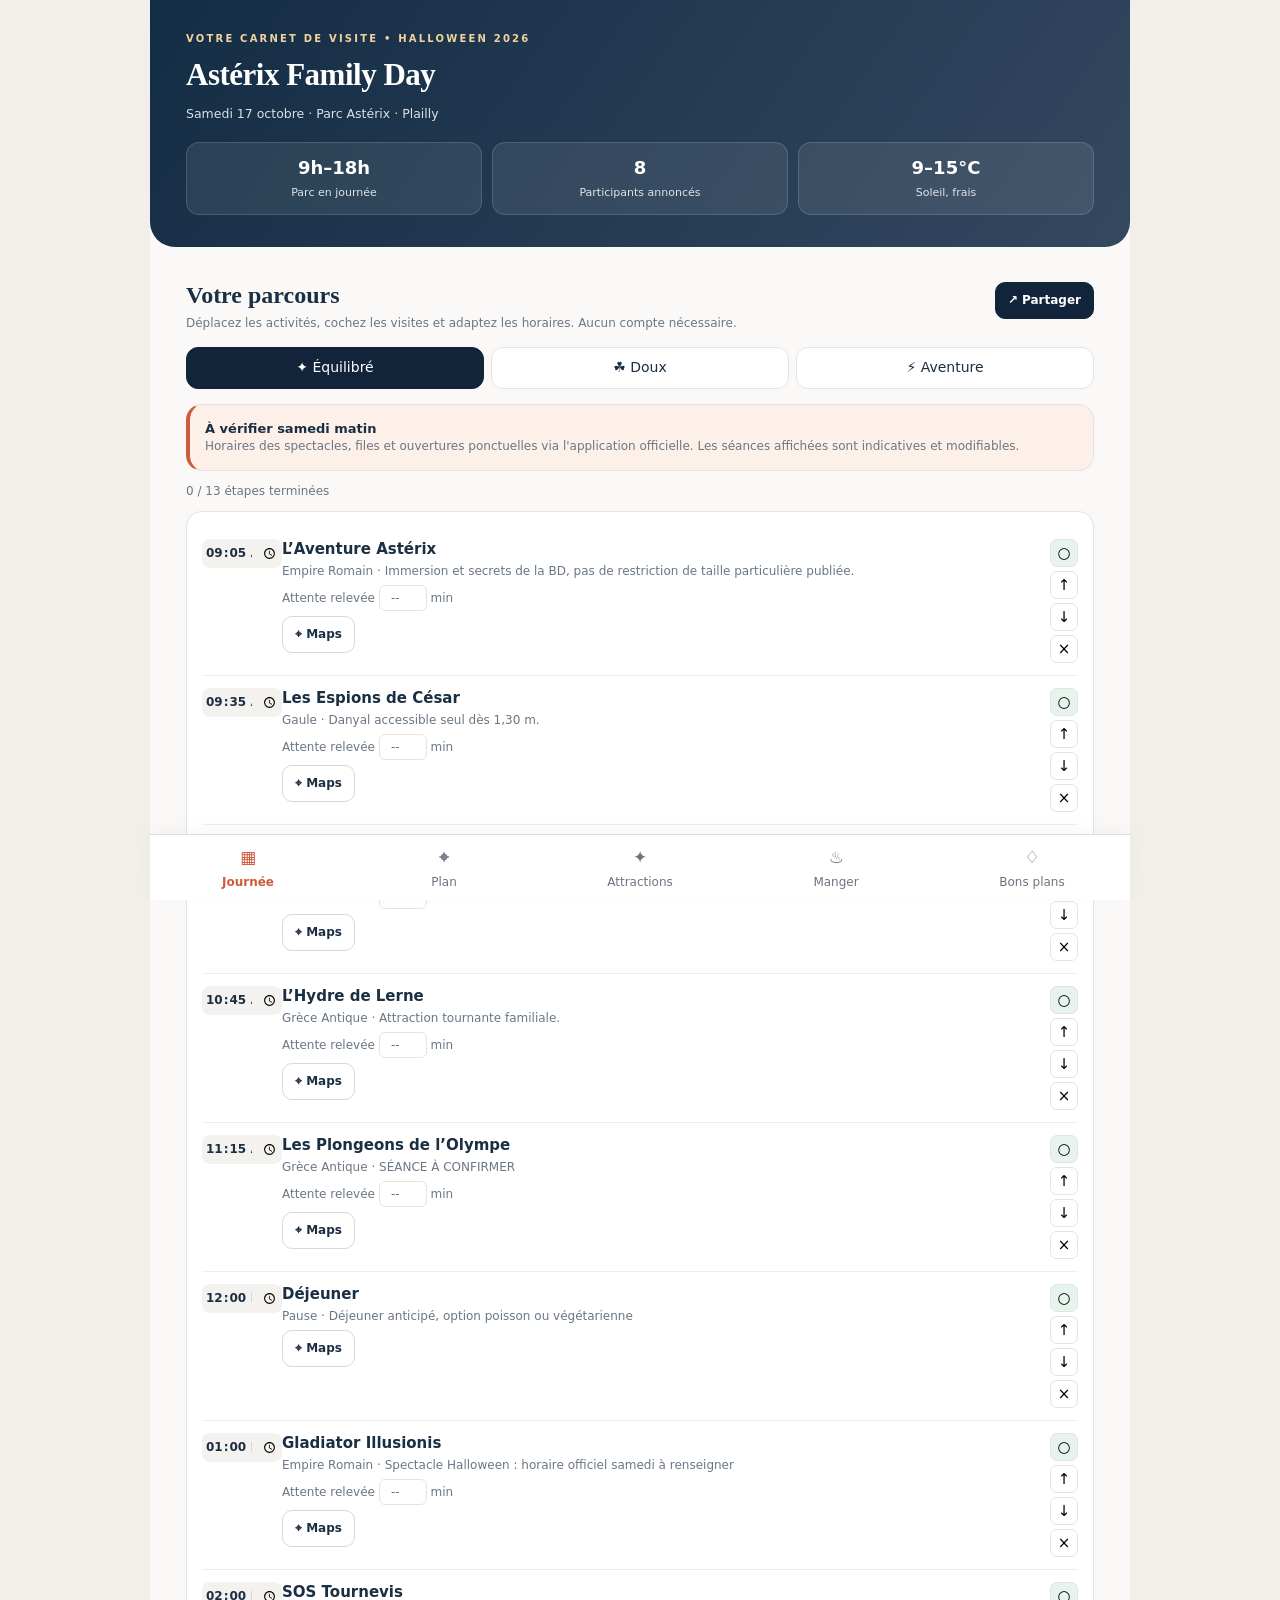
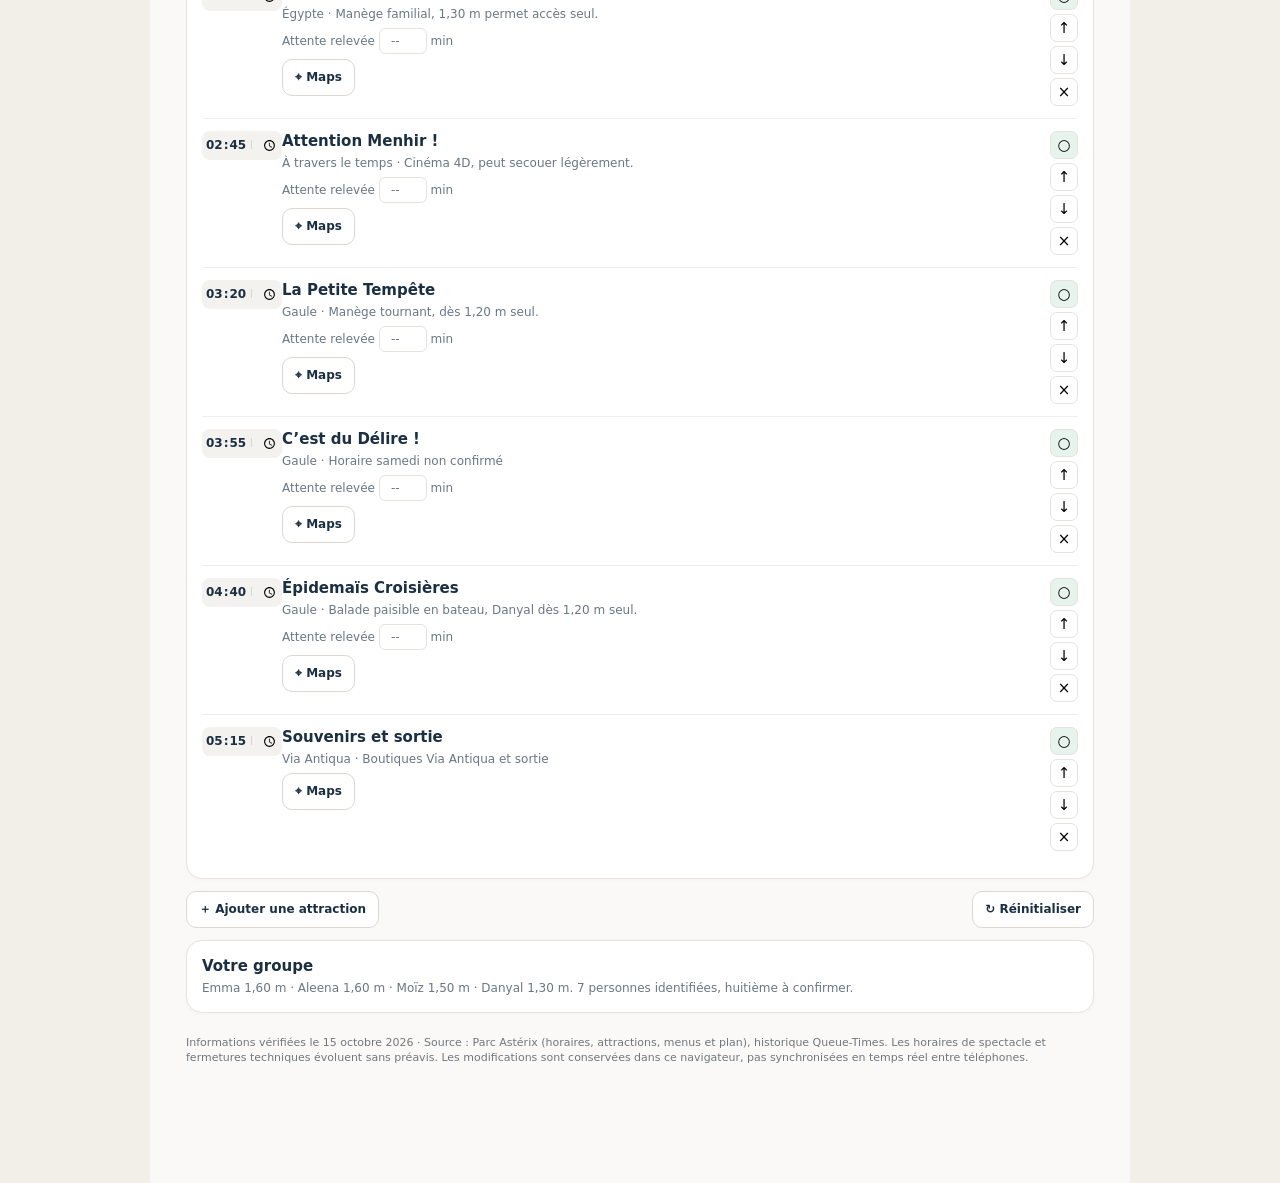
<file: asterix-2026.html>
<!doctype html><html lang="fr"><head><meta charset="utf-8"><meta name="viewport" content="width=device-width,initial-scale=1,viewport-fit=cover"><meta name="theme-color" content="#11243A"><title>Astérix Family Day | 17 octobre 2026</title><link rel="stylesheet" href="./asterix-style.css"></head><body><main class="wrap"><header class="hero"><div class="eyebrow">Votre carnet de visite • Halloween 2026</div><h1>Astérix Family Day</h1><small>Samedi 17 octobre · Parc Astérix · Plailly</small><div class="stats"><div class="stat"><b>9h–18h</b><span>Parc en journée</span></div><div class="stat"><b>8</b><span>Participants annoncés</span></div><div class="stat"><b>9–15°C</b><span>Soleil, frais</span></div></div></header><div class="body"><section id="screen-day"><div class="row"><div><h2 class="h2">Votre parcours</h2><div class="caption">Déplacez les activités, cochez les visites et adaptez les horaires. Aucun compte nécessaire.</div></div><button class="btn primary" onclick="sharePlan()">↗ Partager</button></div><div class="seg"><button id="s-balanced" onclick="setMode('balanced')">✦ Équilibré</button><button id="s-soft" onclick="setMode('soft')">☘ Doux</button><button id="s-adventure" onclick="setMode('adventure')">⚡ Aventure</button></div><div class="panel alert"><b>À vérifier samedi matin</b><div class="caption">Horaires des spectacles, files et ouvertures ponctuelles via l'application officielle. Les séances affichées sont indicatives et modifiables.</div></div><div id="progress" class="caption"></div><div class="panel" id="steps"></div><div class="row"><button class="btn" onclick="chooseAdd()">＋ Ajouter une attraction</button><button class="btn" onclick="resetPlan()">↻ Réinitialiser</button></div><div class="panel"><b>Votre groupe</b><div class="sub">Emma 1,60 m · Aleena 1,60 m · Moïz 1,50 m · Danyal 1,30 m. 7 personnes identifiées, huitième à confirmer.</div></div></section><section id="screen-map" class="hide"><h2 class="h2">Le plan du parcours</h2><div class="caption">Schéma d'orientation par zones, non à l'échelle. Touchez une zone ou l'étape suivante.</div><div class="panel" style="padding:8px"><div class="mapWrap"><svg class="mapsvg" viewBox="0 0 600 610" aria-label="Plan schématique des secteurs du parc"><defs><marker id="arrow" orient="auto" markerWidth="9" markerHeight="9" refX="6" refY="3"><path d="M0,0 L0,6 L6,3z" fill="#cd5c3d"/></marker></defs><path d="M50 170Q145 85 270 135 T550 100" stroke="#d6e5d2" stroke-width="72" fill="none" stroke-linecap="round"/><path d="M95 490Q300 360 470 410" stroke="#d8e5d2" stroke-width="90" fill="none" stroke-linecap="round"/><path d="M100 280Q280 210 490 285" stroke="#dbe6e0" stroke-width="80" fill="none" stroke-linecap="round"/><path d="M308 535 L238 425 L125 350 L102 152 L300 165 L490 263 L312 354 L308 535" class="maptrack" marker-mid="url(#arrow)"/><g onclick="selectZone('Entrée')" class="mapZone"><circle cx="308" cy="538" r="42"/><text x="308" y="535" text-anchor="middle">ENTRÉE</text><text x="308" y="551" text-anchor="middle" font-size="10">Sortie</text></g><g onclick="selectZone('Empire Romain')" class="mapZone"><circle cx="236" cy="422" r="52"/><text x="236" y="421" text-anchor="middle">Empire</text><text x="236" y="439" text-anchor="middle">Romain</text></g><g onclick="selectZone('Grèce Antique')" class="mapZone"><circle cx="121" cy="343" r="51"/><text x="121" y="343" text-anchor="middle">Grèce</text><text x="121" y="360" text-anchor="middle">Antique</text></g><g onclick="selectZone('Vikings')" class="mapZone"><circle cx="101" cy="151" r="48"/><text x="101" y="156" text-anchor="middle">Vikings</text></g><g onclick="selectZone('À travers le temps')" class="mapZone"><circle cx="300" cy="170" r="54"/><text x="300" y="161" text-anchor="middle">À travers</text><text x="300" y="179" text-anchor="middle">le temps</text></g><g onclick="selectZone('Égypte')" class="mapZone"><circle cx="493" cy="260" r="49"/><text x="493" y="266" text-anchor="middle">Égypte</text></g><g onclick="selectZone('Gaule')" class="mapZone"><circle cx="312" cy="350" r="49"/><text x="312" y="356" text-anchor="middle">Gaule</text></g></svg></div><div class="caption" style="margin:7px 5px">Les flèches donnent un sens de visite général ; elles ne représentent pas tous les chemins piétons du parc.</div></div><div class="panel" id="nextBox"></div><a class="btn primary wide" target="_blank" rel="noopener" href="https://www.parcasterix.fr/sites/default/files/2026-09/pa26-plan-exe-pmr.pdf#page=2">◫ Consulter le véritable plan officiel 2026</a><div class="panel"><h3>Plan officiel détaillé (PDF)</h3><iframe title="Plan officiel Parc Astérix 2026" loading="lazy" style="width:100%;height:430px;border:0" src="https://www.parcasterix.fr/sites/default/files/2026-09/pa26-plan-exe-pmr.pdf#page=2"></iframe><div class="caption">Si le PDF ne s'affiche pas sur votre téléphone, utilisez le bouton ci-dessus.</div></div></section><section id="screen-rides" class="hide"><h2 class="h2">Toutes les attractions</h2><p class="caption">Liste conforme à vos choix, avec restrictions et fermetures connues. Le statut de fonctionnement en temps réel doit être vérifié à l'entrée.</p><select class="zoneFilter" id="ridefilter" onchange="renderRides()"><option value="">Toutes les zones</option><option>Empire Romain</option><option>Grèce Antique</option><option>Vikings</option><option>À travers le temps</option><option>Égypte</option><option>Gaule</option></select><div class="panel" id="rideList"></div></section><section id="screen-food" class="hide"><h2 class="h2">Manger sans se ruiner</h2><p class="caption">Poisson ou végétarien : aucune certification halal trouvée pour les viandes du parc.</p><div class="panel"><span class="chip green">Premier choix</span><h3>Au Dolmen Gourmand</h3><div class="price">15,90 €</div><p>Menu wrap (option saumon ou mozzarella si disponible), accompagnement et boisson.</p><a class="btn" target="_blank" href="https://www.parcasterix.fr/restaurants/au-dolmen-gourmand">Voir carte officielle ↗</a></div><div class="panel"><h3>Caïus Pizzarium</h3><div class="price">16,70–17,70 €</div><p>Menu pâtes + boisson, ou pizza margherita + boisson. Vérifier pesto/fromage et composition.</p><a class="btn" target="_blank" href="https://www.parcasterix.fr/plan-du-parc">Repérer sur le plan ↗</a></div><div class="panel"><h3>Aux Fastes de Rome</h3><div class="price">Dès 16,50 €</div><p>Menu plat/burger + frites ou salade + boisson ; vérifier présence des choix poisson et végétarien.</p></div><div class="panel alert"><b>Meilleur bon plan confirmé</b><p>Prévente rapide à <b>15,50 € dès 12 ans</b> et <b>9,20 € de 3 à 11 ans</b> dans les établissements participants. Pour 6 menus de 12 ans et plus et 2 menus enfants : <b>111,40 €</b> si les plats voulus sont éligibles.</p><a class="btn" target="_blank" href="https://www.parcasterix.fr/restaurants/au-dolmen-gourmand">Vérifier/précommander ↗</a></div></section><section id="screen-tips" class="hide"><h2 class="h2">Promos & souvenirs</h2><div class="panel"><h3>Promotions utiles</h3><p>🎟️ Billets déjà achetés : les codes billets ne servent plus.</p><p>🍴 Le menu restauration préacheté est la réduction la plus sûre.</p><p>🛍️ Les titulaires d'un Pass Saison peuvent bénéficier de 10 à 20% en boutique suivant leur formule, exclusions applicables. Ce n'est pas un code accessible à tous.</p><p><b>Aucun code promotionnel universel fiable</b> pour vos souvenirs samedi n'a été confirmé.</p></div><div class="panel"><h3>Que rapporter ?</h3><div class="item"><div><b>1 · Magnet / porte-clés</b><p>Petit prix, compact, durable. Demander le prix en boutique.</p></div>⭐</div><div class="item"><div><b>2 · Petite peluche Idéfix</b><p>Mignon sans payer le prix des très grandes peluches.</p></div>🐶</div><div class="item"><div><b>3 · Album BD Astérix</b><p>Souvenir à garder, généralement prix standard de librairie.</p></div>📖</div><p><b>Où ?</b> Grand Marché de Lutèce et Galeries Gauloises, Via Antiqua à la sortie. Le Palais Bonbon pour friandises, mais vérifier l'origine de la gélatine.</p></div><div class="panel"><h3>Liens essentiels</h3><p><a class="link" href="https://www.parcasterix.fr/plan-du-parc" target="_blank">Plan interactif officiel ↗</a></p><p><a class="link" href="https://www.parcasterix.fr/spectacles" target="_blank">Spectacles et séances du jour ↗</a></p><p><a class="link" href="https://queue-times.com/fr/parks/9/queue_times" target="_blank">Files d’attente (source externe) ↗</a></p><p><a class="link" href="https://www.parcasterix.fr/evenements/peur-sur-le-parc" target="_blank">Peur sur le Parc ↗</a></p></div></section><div class="footer">Informations vérifiées le 15 octobre 2026 · Source : Parc Astérix (horaires, attractions, menus et plan), historique Queue-Times. Les horaires de spectacle et fermetures techniques évoluent sans préavis. Les modifications sont conservées dans ce navigateur, pas synchronisées en temps réel entre téléphones.</div></div><nav class="bottom"><button data-tab="day" onclick="showTab('day')"><b>▦</b>Journée</button><button data-tab="map" onclick="showTab('map')"><b>⌖</b>Plan</button><button data-tab="rides" onclick="showTab('rides')"><b>✦</b>Attractions</button><button data-tab="food" onclick="showTab('food')"><b>♨</b>Manger</button><button data-tab="tips" onclick="showTab('tips')"><b>♢</b>Bons plans</button></nav></main>
<script src="./asterix-app.js"></script></body></html>
</file>
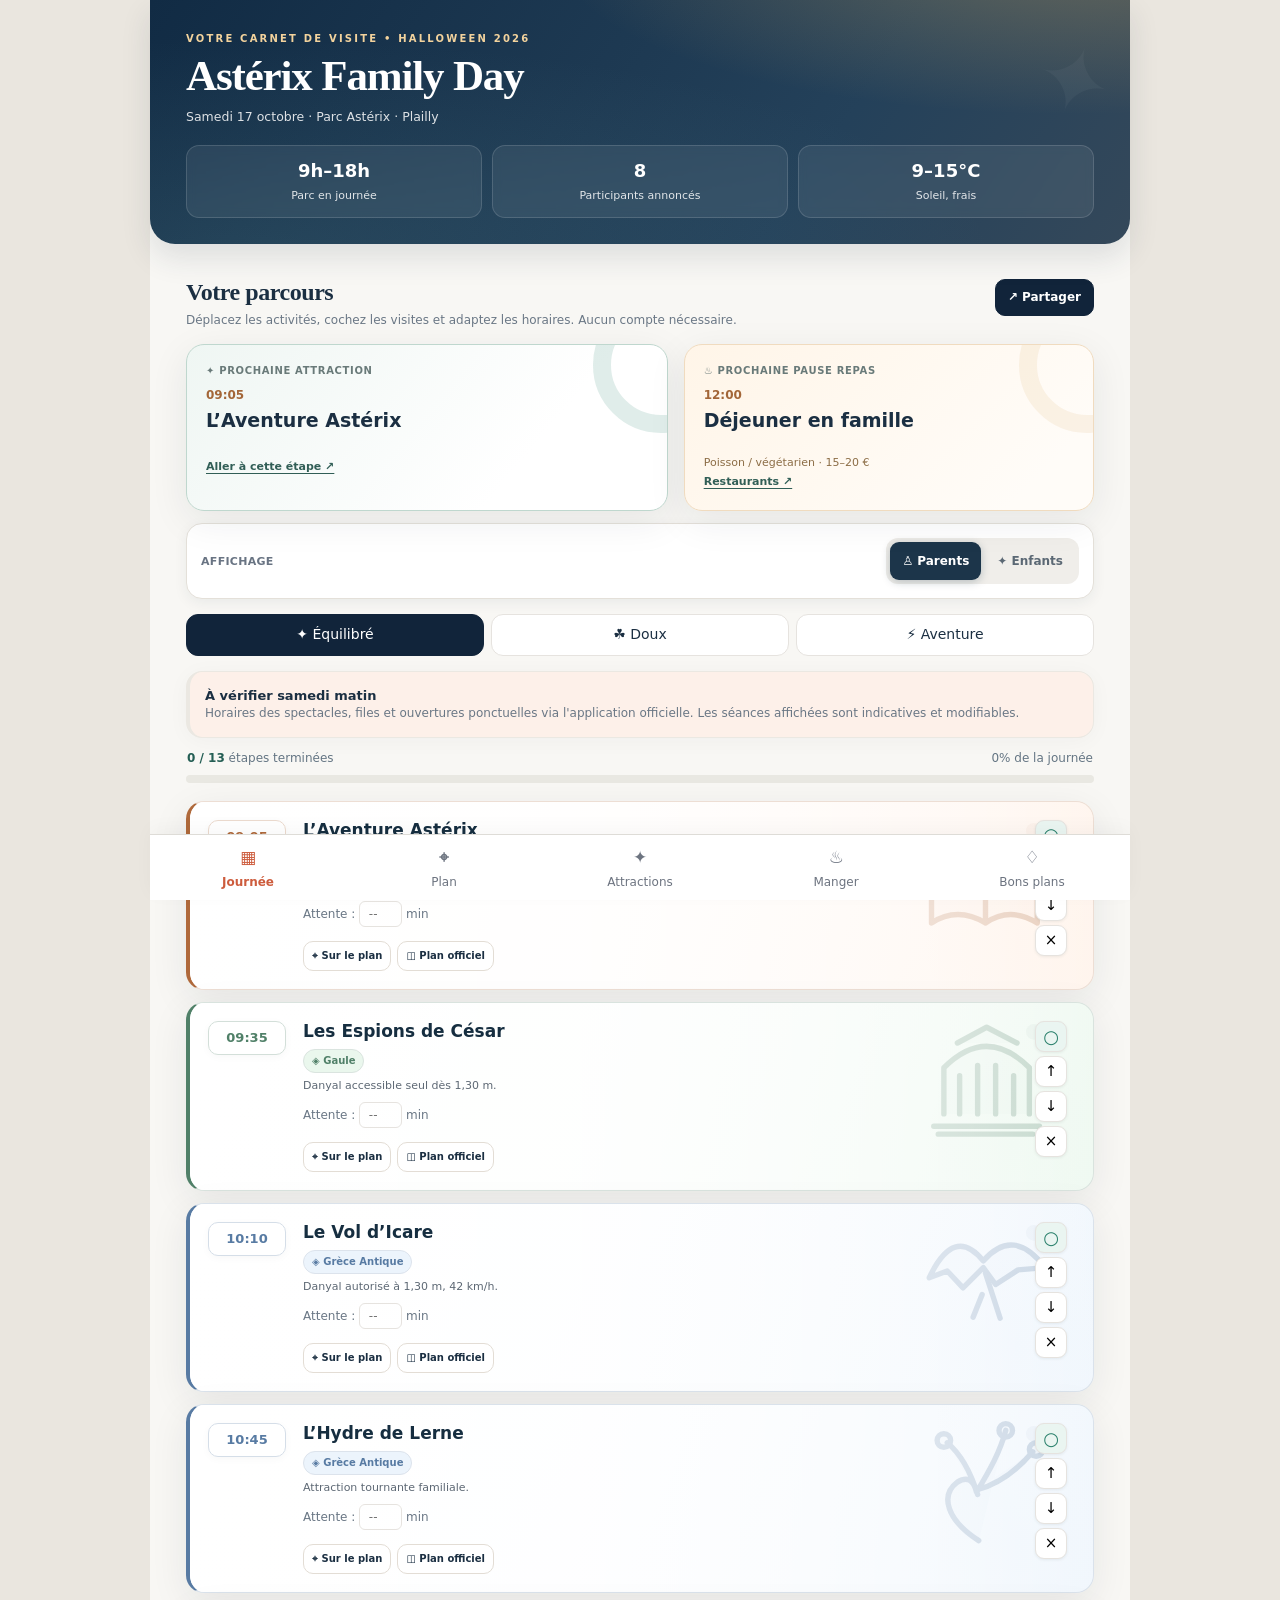
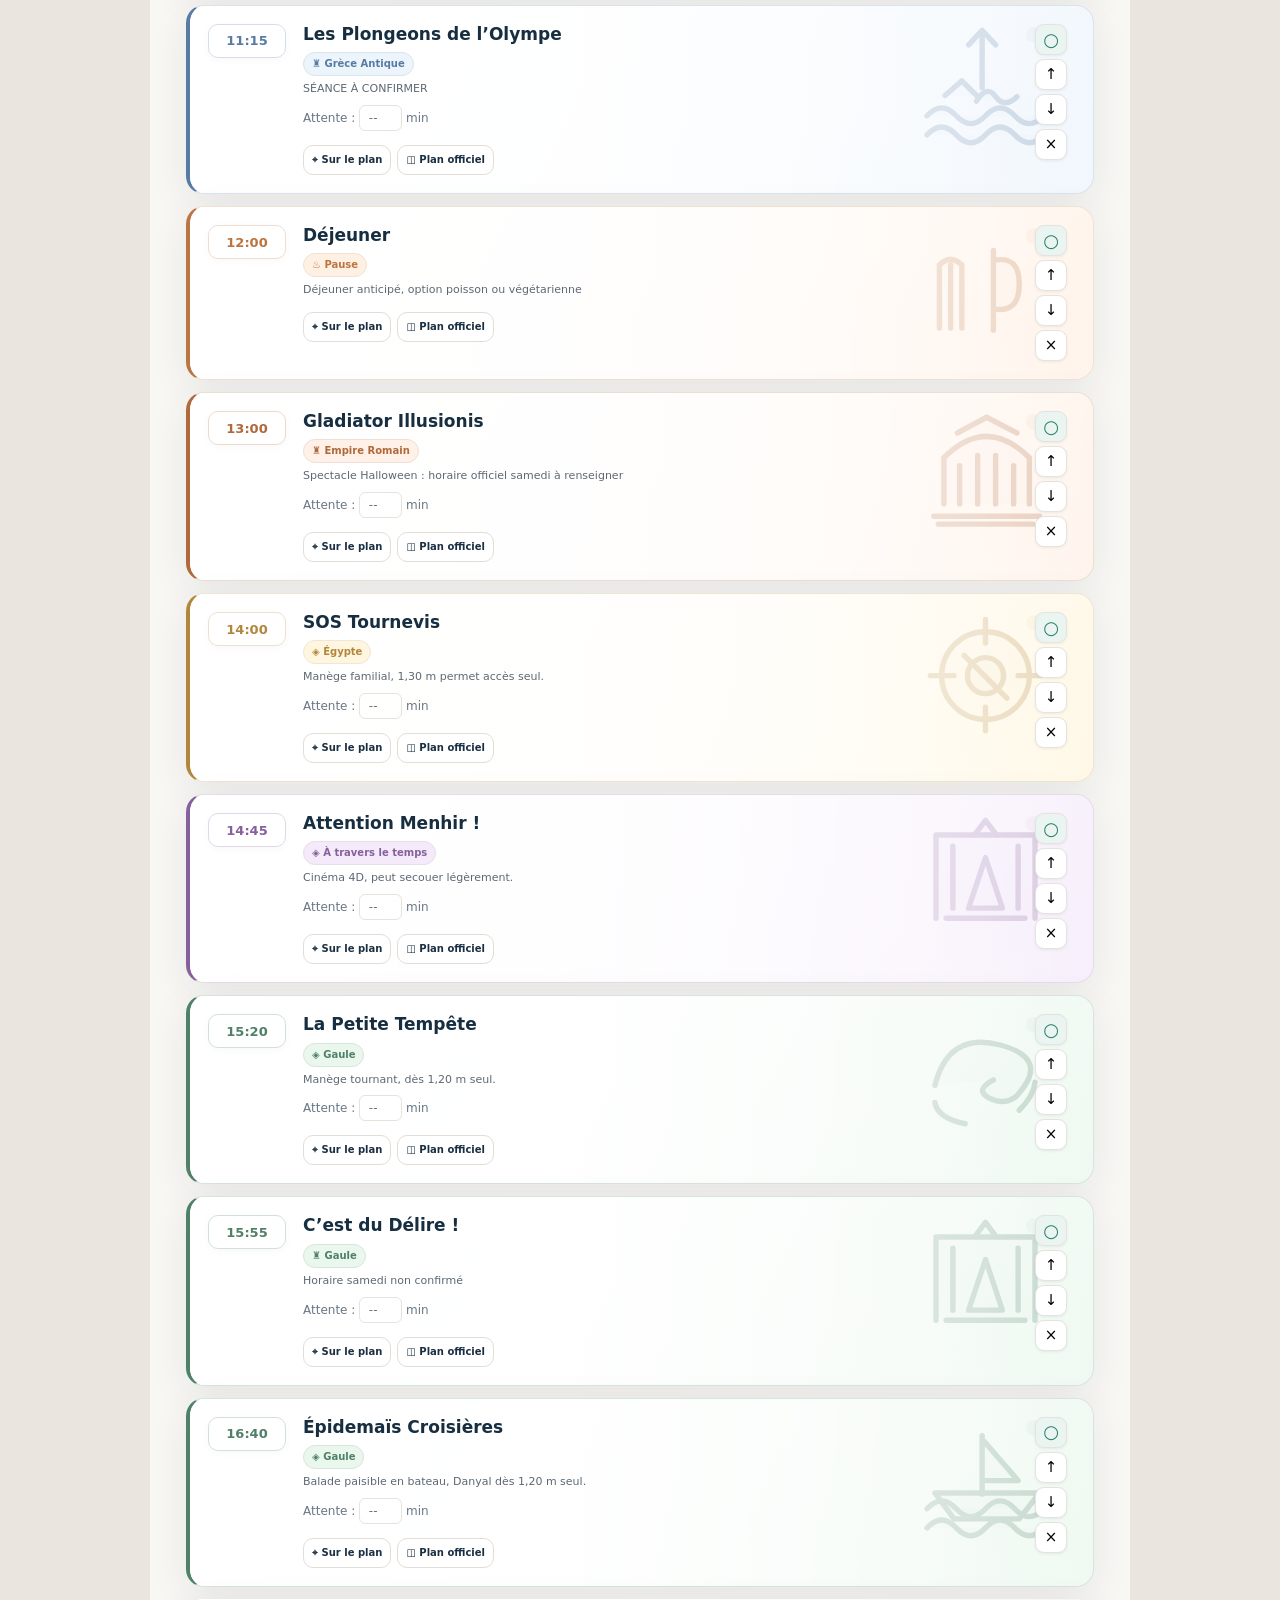
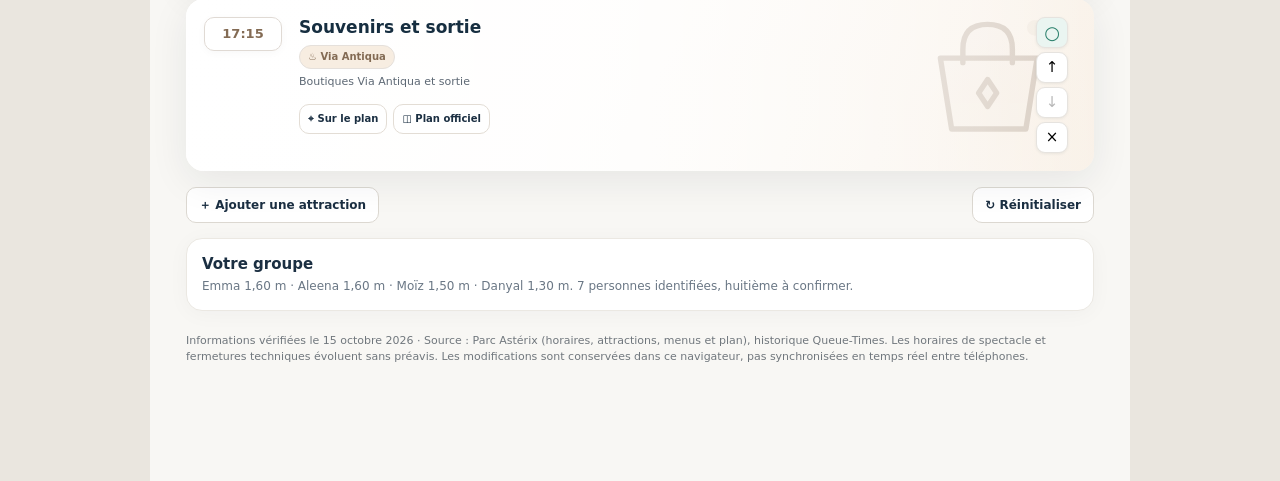
<file: asterix-premium.html>
<!doctype html><html lang="fr"><head><meta charset="utf-8"><meta name="viewport" content="width=device-width,initial-scale=1,viewport-fit=cover"><meta name="theme-color" content="#11243A"><meta name="description" content="Carnet familial du Parc Astérix : parcours, spectacles, carte avec flèches et pauses repas. Version Premium."><title>Astérix Family Day Premium | 17 octobre 2026</title><link rel="stylesheet" href="./asterix-premium-base.css"><link rel="stylesheet" href="./asterix-premium-theme-1.css"><link rel="stylesheet" href="./asterix-premium-theme-2.css"><link rel="stylesheet" href="./asterix-premium-theme-3.css"><link rel="stylesheet" href="./asterix-premium-theme-4.css"></head><body><main class="wrap"><header class="hero"><div class="eyebrow">Votre carnet de visite • Halloween 2026</div><h1>Astérix Family Day</h1><small>Samedi 17 octobre · Parc Astérix · Plailly</small><div class="stats"><div class="stat"><b>9h–18h</b><span>Parc en journée</span></div><div class="stat"><b>8</b><span>Participants annoncés</span></div><div class="stat"><b>9–15°C</b><span>Soleil, frais</span></div></div></header><div class="body"><section id="screen-day"><div class="row"><div><h2 class="h2">Votre parcours</h2><div class="caption">Déplacez les activités, cochez les visites et adaptez les horaires. Aucun compte nécessaire.</div></div><button class="btn primary" onclick="sharePlan()">↗ Partager</button></div><div id="nextSummary" class="day-summary" aria-live="polite"></div><div class="audience" role="group" aria-label="Mode de présentation"><span class="audience-label">AFFICHAGE</span><div class="audience-options"><button id="v-parents" type="button" onclick="setAudience('parents')" aria-pressed="true">♙ Parents</button><button id="v-kids" type="button" onclick="setAudience('kids')" aria-pressed="false">✦ Enfants</button></div></div><div class="seg"><button id="s-balanced" onclick="setMode('balanced')">✦ Équilibré</button><button id="s-soft" onclick="setMode('soft')">☘ Doux</button><button id="s-adventure" onclick="setMode('adventure')">⚡ Aventure</button></div><div class="panel alert"><b>À vérifier samedi matin</b><div class="caption">Horaires des spectacles, files et ouvertures ponctuelles via l'application officielle. Les séances affichées sont indicatives et modifiables.</div></div><div id="progress" class="progress-wrapper" aria-live="polite"></div><div class="kid-hint">✦ Choisissez votre prochaine aventure puis touchez « C’est fait ! » quand vous l’avez terminée. Les parents peuvent modifier les horaires dans leur mode.</div><div class="panel" id="steps"></div><div class="row day-tools"><button class="btn" onclick="chooseAdd()">＋ Ajouter une attraction</button><button class="btn" onclick="resetPlan()">↻ Réinitialiser</button></div><div class="panel"><b>Votre groupe</b><div class="sub">Emma 1,60 m · Aleena 1,60 m · Moïz 1,50 m · Danyal 1,30 m. 7 personnes identifiées, huitième à confirmer.</div></div></section><section id="screen-map" class="hide"><h2 class="h2">Le plan du parcours</h2><div class="caption">Schéma d'orientation par zones, non à l'échelle. Les flèches indiquent le sens conseillé du parcours. Touchez une zone pour voir les étapes prévues.</div><div class="panel" style="padding:8px"><div class="mapWrap"><svg class="mapsvg" viewBox="0 0 600 610" aria-label="Plan schématique des secteurs du parc"><defs><marker id="arrow" orient="auto" markerWidth="9" markerHeight="9" refX="6" refY="3"><path d="M0,0 L0,6 L6,3z" fill="#cd5c3d"/></marker></defs><path d="M50 170Q145 85 270 135 T550 100" stroke="#d6e5d2" stroke-width="72" fill="none" stroke-linecap="round"/><path d="M95 490Q300 360 470 410" stroke="#d8e5d2" stroke-width="90" fill="none" stroke-linecap="round"/><path d="M100 280Q280 210 490 285" stroke="#dbe6e0" stroke-width="80" fill="none" stroke-linecap="round"/><path d="M308 535 L238 425" class="maptrack"/><path d="M308 535 L238 425" class="arrowseg" marker-end="url(#arrow)"/><path d="M238 425 L125 350" class="maptrack"/><path d="M238 425 L125 350" class="arrowseg" marker-end="url(#arrow)"/><path d="M125 350 L102 152" class="maptrack"/><path d="M125 350 L102 152" class="arrowseg" marker-end="url(#arrow)"/><path d="M102 152 L300 165" class="maptrack"/><path d="M102 152 L300 165" class="arrowseg" marker-end="url(#arrow)"/><path d="M300 165 L490 263" class="maptrack"/><path d="M300 165 L490 263" class="arrowseg" marker-end="url(#arrow)"/><path d="M490 263 L312 354" class="maptrack"/><path d="M490 263 L312 354" class="arrowseg" marker-end="url(#arrow)"/><path d="M312 354 L308 535" class="maptrack"/><path d="M312 354 L308 535" class="arrowseg" marker-end="url(#arrow)"/><circle class="route-dot" cx="273" cy="480" r="11"/><text class="route-badge" x="273" y="484" text-anchor="middle">1</text><circle class="route-dot" cx="182" cy="388" r="11"/><text class="route-badge" x="182" y="392" text-anchor="middle">2</text><circle class="route-dot" cx="112" cy="253" r="11"/><text class="route-badge" x="112" y="257" text-anchor="middle">3</text><circle class="route-dot" cx="205" cy="156" r="11"/><text class="route-badge" x="205" y="160" text-anchor="middle">4</text><circle class="route-dot" cx="400" cy="215" r="11"/><text class="route-badge" x="400" y="219" text-anchor="middle">5</text><circle class="route-dot" cx="401" cy="315" r="11"/><text class="route-badge" x="401" y="319" text-anchor="middle">6</text><circle class="route-dot" cx="310" cy="448" r="11"/><text class="route-badge" x="310" y="452" text-anchor="middle">7</text><g onclick="selectZone('Entrée')" class="mapZone"><circle cx="308" cy="538" r="42"/><text x="308" y="535" text-anchor="middle">ENTRÉE</text><text x="308" y="551" text-anchor="middle" font-size="10">Sortie</text></g><g onclick="selectZone('Empire Romain')" class="mapZone" style="--z:#af693b;--zsoft:#fff1e7"><circle cx="236" cy="422" r="52"/><text x="236" y="421" text-anchor="middle">Empire</text><text x="236" y="439" text-anchor="middle">Romain</text></g><g onclick="selectZone('Grèce Antique')" class="mapZone" style="--z:#587ba3;--zsoft:#ecf4fc"><circle cx="121" cy="343" r="51"/><text x="121" y="343" text-anchor="middle">Grèce</text><text x="121" y="360" text-anchor="middle">Antique</text></g><g onclick="selectZone('Vikings')" class="mapZone" style="--z:#517d82;--zsoft:#eaf6f4"><circle cx="101" cy="151" r="48"/><text x="101" y="156" text-anchor="middle">Vikings</text></g><g onclick="selectZone('À travers le temps')" class="mapZone" style="--z:#86609c;--zsoft:#f4eafa"><circle cx="300" cy="170" r="54"/><text x="300" y="161" text-anchor="middle">À travers</text><text x="300" y="179" text-anchor="middle">le temps</text></g><g onclick="selectZone('Égypte')" class="mapZone" style="--z:#b2873d;--zsoft:#fff6df"><circle cx="493" cy="260" r="49"/><text x="493" y="266" text-anchor="middle">Égypte</text></g><g onclick="selectZone('Gaule')" class="mapZone" style="--z:#508068;--zsoft:#eaf7ed"><circle cx="312" cy="350" r="49"/><text x="312" y="356" text-anchor="middle">Gaule</text></g></svg></div><div class="map-legend"><span class="legend-chip" style="--z:#af693b"><i class="legend-circle"></i>Empire Romain</span><span class="legend-chip" style="--z:#587ba3"><i class="legend-circle"></i>Grèce Antique</span><span class="legend-chip" style="--z:#517d82"><i class="legend-circle"></i>Vikings</span><span class="legend-chip" style="--z:#86609c"><i class="legend-circle"></i>À travers le temps</span><span class="legend-chip" style="--z:#b2873d"><i class="legend-circle"></i>Égypte</span><span class="legend-chip" style="--z:#508068"><i class="legend-circle"></i>Gaule</span></div><div class="caption" style="margin:7px 5px">Les flèches rouges montrent le sens conseillé : Entrée → Empire Romain → Grèce Antique → Vikings → À travers le temps → Égypte → Gaule → retour sortie.</div></div><div class="panel" id="nextBox"></div><div class="maphint">Astuce : touchez une zone pour voir quelles étapes sont prévues. Puis utilisez le lien ci-dessous pour ouvrir le vrai plan officiel du parc.</div><a id="official-plan-link" class="btn primary wide official-link" target="_blank" rel="noopener" href="https://www.parcasterix.fr/sites/default/files/2026-09/pa26-plan-exe-pmr.pdf#page=2">◫ Ouvrir le plan officiel 2026 du parc</a><div class="panel"><h3>Plan officiel détaillé (PDF)</h3><iframe title="Plan officiel Parc Astérix 2026" loading="lazy" style="width:100%;height:430px;border:0" src="https://www.parcasterix.fr/sites/default/files/2026-09/pa26-plan-exe-pmr.pdf#page=2"></iframe><div class="caption">Si le PDF ne s'affiche pas sur votre téléphone, utilisez le bouton ci-dessus.</div></div></section><section id="screen-rides" class="hide"><h2 class="h2">Toutes les attractions</h2><p class="caption">Liste conforme à vos choix, avec restrictions et fermetures connues. Le statut de fonctionnement en temps réel doit être vérifié à l'entrée.</p><select class="zoneFilter" id="ridefilter" onchange="renderRides()"><option value="">Toutes les zones</option><option>Empire Romain</option><option>Grèce Antique</option><option>Vikings</option><option>À travers le temps</option><option>Égypte</option><option>Gaule</option></select><div class="panel" id="rideList"></div></section><section id="screen-food" class="hide"><h2 class="h2">Manger sans se ruiner</h2><p class="caption">Poisson ou végétarien : aucune certification halal trouvée pour les viandes du parc.</p><div class="panel"><span class="chip green">Premier choix</span><h3>Au Dolmen Gourmand</h3><div class="price">15,90 €</div><p>Menu wrap (option saumon ou mozzarella si disponible), accompagnement et boisson.</p><a class="btn" target="_blank" href="https://www.parcasterix.fr/restaurants/au-dolmen-gourmand">Voir carte officielle ↗</a></div><div class="panel"><h3>Caïus Pizzarium</h3><div class="price">16,70–17,70 €</div><p>Menu pâtes + boisson, ou pizza margherita + boisson. Vérifier pesto/fromage et composition.</p><a class="btn" target="_blank" href="https://www.parcasterix.fr/plan-du-parc">Repérer sur le plan ↗</a></div><div class="panel"><h3>Aux Fastes de Rome</h3><div class="price">Dès 16,50 €</div><p>Menu plat/burger + frites ou salade + boisson ; vérifier présence des choix poisson et végétarien.</p></div><div class="panel alert"><b>Meilleur bon plan confirmé</b><p>Prévente rapide à <b>15,50 € dès 12 ans</b> et <b>9,20 € de 3 à 11 ans</b> dans les établissements participants. Pour 6 menus de 12 ans et plus et 2 menus enfants : <b>111,40 €</b> si les plats voulus sont éligibles.</p><a class="btn" target="_blank" href="https://www.parcasterix.fr/restaurants/au-dolmen-gourmand">Vérifier/précommander ↗</a></div></section><section id="screen-tips" class="hide"><h2 class="h2">Promos & souvenirs</h2><div class="panel"><h3>Promotions utiles</h3><p>🎟️ Billets déjà achetés : les codes billets ne servent plus.</p><p>🍴 Le menu restauration préacheté est la réduction la plus sûre.</p><p>🛍️ Les titulaires d'un Pass Saison peuvent bénéficier de 10 à 20% en boutique suivant leur formule, exclusions applicables. Ce n'est pas un code accessible à tous.</p><p><b>Aucun code promotionnel universel fiable</b> pour vos souvenirs samedi n'a été confirmé.</p></div><div class="panel"><h3>Que rapporter ?</h3><div class="item"><div><b>1 · Magnet / porte-clés</b><p>Petit prix, compact, durable. Demander le prix en boutique.</p></div>⭐</div><div class="item"><div><b>2 · Petite peluche Idéfix</b><p>Mignon sans payer le prix des très grandes peluches.</p></div>🐶</div><div class="item"><div><b>3 · Album BD Astérix</b><p>Souvenir à garder, généralement prix standard de librairie.</p></div>📖</div><p><b>Où ?</b> Grand Marché de Lutèce et Galeries Gauloises, Via Antiqua à la sortie. Le Palais Bonbon pour friandises, mais vérifier l'origine de la gélatine.</p></div><div class="panel"><h3>Liens essentiels</h3><p><a class="link" href="https://www.parcasterix.fr/plan-du-parc" target="_blank">Plan interactif officiel ↗</a></p><p><a class="link" href="https://www.parcasterix.fr/spectacles" target="_blank">Spectacles et séances du jour ↗</a></p><p><a class="link" href="https://queue-times.com/fr/parks/9/queue_times" target="_blank">Files d’attente (source externe) ↗</a></p><p><a class="link" href="https://www.parcasterix.fr/evenements/peur-sur-le-parc" target="_blank">Peur sur le Parc ↗</a></p></div></section><div class="footer">Informations vérifiées le 15 octobre 2026 · Source : Parc Astérix (horaires, attractions, menus et plan), historique Queue-Times. Les horaires de spectacle et fermetures techniques évoluent sans préavis. Les modifications sont conservées dans ce navigateur, pas synchronisées en temps réel entre téléphones.</div></div><nav class="bottom"><button data-tab="day" onclick="showTab('day')"><b>▦</b>Journée</button><button data-tab="map" onclick="showTab('map')"><b>⌖</b>Plan</button><button data-tab="rides" onclick="showTab('rides')"><b>✦</b>Attractions</button><button data-tab="food" onclick="showTab('food')"><b>♨</b>Manger</button><button data-tab="tips" onclick="showTab('tips')"><b>♢</b>Bons plans</button></nav></main>
<script src="./asterix-premium-data.js"></script><script src="./asterix-premium-art.js"></script><script src="./asterix-premium-core-1.js"></script><script src="./asterix-premium-core-2.js"></script><script src="./asterix-premium-core-3.js"></script></body></html>
</file>
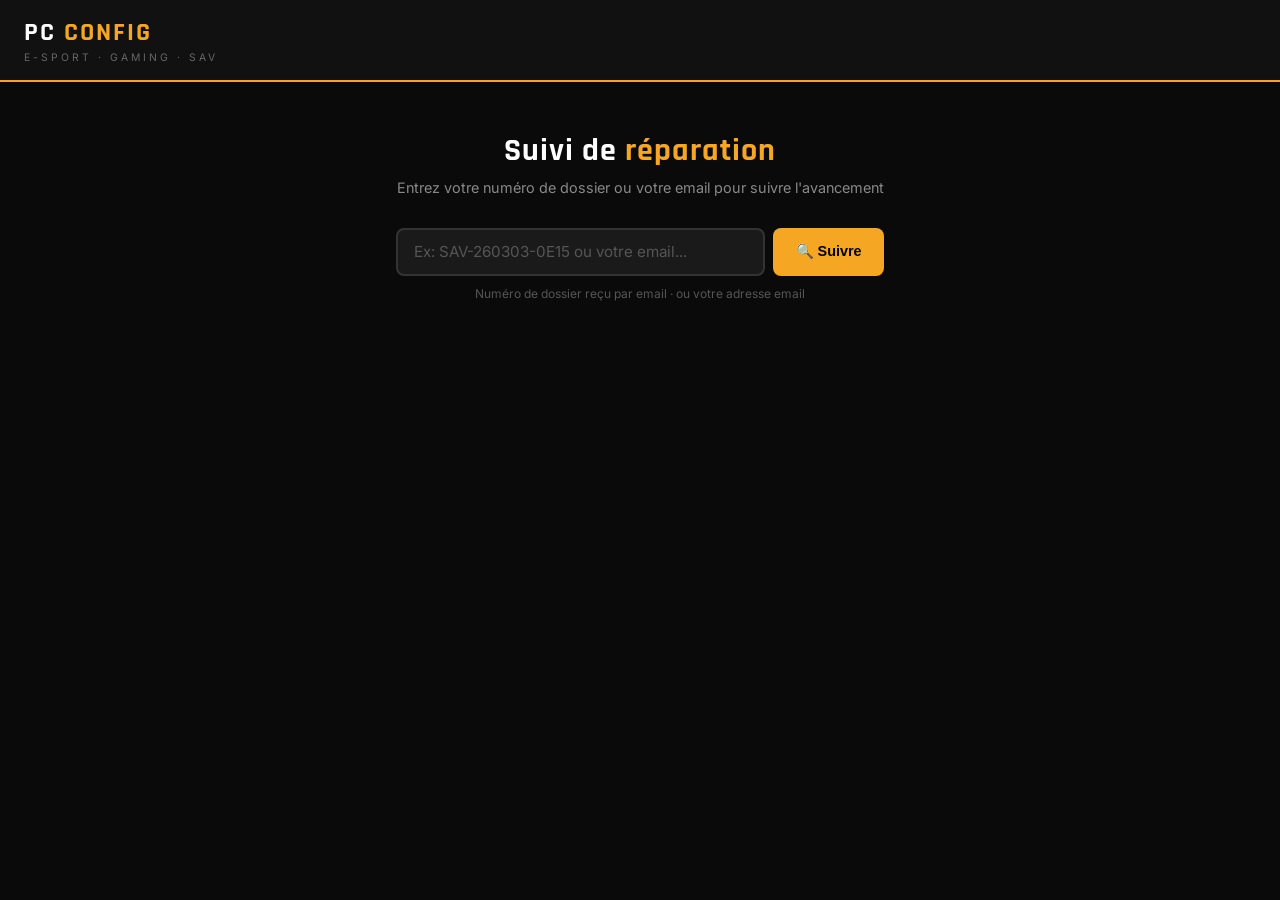
<file: suivi.html>
<!DOCTYPE html>
<html lang="fr">
<head>
<meta charset="UTF-8">
<meta name="viewport" content="width=device-width, initial-scale=1.0">
<title>PC CONFIG | Suivi de réparation</title>
<link href="https://fonts.googleapis.com/css2?family=Rajdhani:wght@600;700&family=Inter:wght@300;400;500;600&display=swap" rel="stylesheet">
<style>
*{box-sizing:border-box;margin:0;padding:0}
body{background:#0a0a0a;color:#fff;font-family:'Inter',sans-serif;min-height:100vh}

/* HEADER */
header{background:#111;border-bottom:2px solid #f5a623;padding:1rem 1.5rem;display:flex;align-items:center;gap:1rem}
.logo-txt{font-family:'Rajdhani',sans-serif;font-size:1.6rem;font-weight:700;letter-spacing:2px}
.logo-txt span{color:#f5a623}
.logo-sub{font-size:.65rem;color:#666;letter-spacing:3px;text-transform:uppercase;margin-top:.1rem}

/* HERO */
.hero{text-align:center;padding:3rem 1rem 2rem}
.hero h1{font-family:'Rajdhani',sans-serif;font-size:2rem;font-weight:700;letter-spacing:1px;margin-bottom:.5rem}
.hero h1 span{color:#f5a623}
.hero p{color:#888;font-size:.9rem}

/* SEARCH */
.search-box{max-width:520px;margin:0 auto 2rem;padding:0 1rem}
.search-row{display:flex;gap:.5rem}
.search-input{flex:1;background:#1a1a1a;border:2px solid #333;color:#fff;padding:.8rem 1rem;border-radius:8px;font-size:.95rem;font-family:'Inter',sans-serif;transition:border-color .2s}
.search-input:focus{outline:none;border-color:#f5a623}
.search-input::placeholder{color:#555}
.btn-search{background:#f5a623;color:#000;border:none;padding:.8rem 1.4rem;border-radius:8px;font-weight:700;font-size:.9rem;cursor:pointer;transition:opacity .2s;white-space:nowrap}
.btn-search:hover{opacity:.85}
.hint{font-size:.75rem;color:#555;margin-top:.6rem;text-align:center}

/* MESSAGES */
.msg-error{background:#1a0a0a;border:1px solid #c62828;color:#ef9a9a;padding:.8rem 1rem;border-radius:8px;font-size:.85rem;text-align:center;max-width:520px;margin:0 auto .5rem;display:none}
.msg-error.show{display:block}
.msg-loading{text-align:center;color:#f5a623;font-size:.85rem;padding:1rem;display:none}
.msg-loading.show{display:block}

/* CARTE RÉSULTAT */
.result-wrap{max-width:560px;margin:0 auto;padding:0 1rem 3rem}
.card{background:#fff;border-radius:12px;overflow:hidden;box-shadow:0 8px 32px rgba(0,0,0,.4);display:none}
.card.show{display:block}

/* Bandeau statut */
.card-header{padding:1.2rem 1.4rem;display:flex;align-items:center;justify-content:space-between}
.card-id{font-family:'Rajdhani',sans-serif;font-size:1.1rem;font-weight:700;color:#fff;letter-spacing:1px}
.card-date{font-size:.75rem;color:rgba(255,255,255,.7)}
.statut-badge{background:rgba(255,255,255,.15);color:#fff;padding:.3rem .8rem;border-radius:4px;font-size:.75rem;font-weight:700;letter-spacing:.5px}

/* Corps */
.card-body{padding:1.4rem}
.client-name{font-size:1.1rem;font-weight:600;color:#111;margin-bottom:.3rem}
.machine-name{font-size:.9rem;color:#555;margin-bottom:1.2rem}

/* Infos grid */
.info-grid{display:grid;grid-template-columns:1fr 1fr;gap:.8rem;margin-bottom:1.2rem}
.info-item{background:#f8f8f8;border-radius:8px;padding:.7rem .9rem}
.info-label{font-size:.65rem;color:#999;text-transform:uppercase;letter-spacing:.5px;margin-bottom:.2rem}
.info-val{font-size:.85rem;font-weight:600;color:#222}
.info-val.orange{color:#f5a623}

/* Timeline */
.timeline-title{font-size:.7rem;font-weight:700;text-transform:uppercase;letter-spacing:.5px;color:#888;margin-bottom:.6rem}
.timeline{border-left:2px solid #f0f0f0;padding-left:1rem}
.tl-item{position:relative;padding:.4rem 0;font-size:.8rem;color:#555;line-height:1.4}
.tl-item::before{content:'';position:absolute;left:-1.4rem;top:.6rem;width:8px;height:8px;border-radius:50%;background:#f5a623;border:2px solid #fff;box-shadow:0 0 0 1px #f5a623}

/* Statut étapes */
.steps{display:flex;justify-content:space-between;margin-bottom:1.2rem;position:relative}
.steps::before{content:'';position:absolute;top:14px;left:0;right:0;height:2px;background:#eee;z-index:0}
.step{display:flex;flex-direction:column;align-items:center;gap:.3rem;flex:1;z-index:1}
.step-dot{width:28px;height:28px;border-radius:50%;background:#eee;border:2px solid #ddd;display:flex;align-items:center;justify-content:center;font-size:.7rem;transition:.3s}
.step-dot.done{background:#f5a623;border-color:#f5a623;color:#000}
.step-dot.active{background:#111;border-color:#f5a623;color:#f5a623;box-shadow:0 0 0 3px rgba(245,166,35,.2)}
.step-label{font-size:.55rem;color:#999;text-align:center;max-width:48px;line-height:1.2}
.step-label.active{color:#111;font-weight:600}

/* Contact */
.card-footer{background:#111;padding:1rem 1.4rem;display:flex;align-items:center;justify-content:space-between;flex-wrap:gap}
.shop-info{font-size:.75rem;color:#888;line-height:1.6}
.shop-info strong{color:#fff}
.btn-call{background:#f5a623;color:#000;text-decoration:none;padding:.5rem 1rem;border-radius:6px;font-weight:700;font-size:.8rem}

/* Responsive */
@media(max-width:480px){
  .info-grid{grid-template-columns:1fr}
  .steps{display:none}
  .card-footer{flex-direction:column;gap:.8rem;text-align:center}
}
</style>
</head>
<body>

<header>
  <div>
    <div class="logo-txt">PC <span>CONFIG</span></div>
    <div class="logo-sub">E-Sport · Gaming · SAV</div>
  </div>
</header>

<div class="hero">
  <h1>Suivi de <span>réparation</span></h1>
  <p>Entrez votre numéro de dossier ou votre email pour suivre l'avancement</p>
</div>

<div class="search-box">
  <div class="search-row">
    <input class="search-input" id="search-input" type="text" placeholder="Ex: SAV-260303-0E15 ou votre email..." autocomplete="off" />
    <button class="btn-search" onclick="rechercher()">🔍 Suivre</button>
  </div>
  <div class="hint">Numéro de dossier reçu par email · ou votre adresse email</div>
</div>

<div class="msg-error" id="msg-error"></div>
<div class="msg-loading" id="msg-loading">⏳ Recherche en cours...</div>

<div class="result-wrap">
  <div class="card" id="result-card"></div>
</div>

<script>
// ══ CONFIGURATION ══
// L'URL Apps Script est récupérée depuis le paramètre URL ou stockée localement
const APPS_SCRIPT_URL = 'https://script.google.com/macros/s/AKfycbz_3WLXBZ5CFGzYakXNm0IYOo42Wq_aUi-xCYghvYoTU3roT3UbvjMJ6IwUiX_U1UOA/exec';
function getUrl(){
  const params = new URLSearchParams(window.location.search);
  const u = params.get('url');
  if(u) return u;
  try{ return localStorage.getItem('pcconfig_sheet_url') || APPS_SCRIPT_URL; }catch(e){ return APPS_SCRIPT_URL; }
}

// ══ ÉTAPES STATUT ══
const ETAPES = [
  {label:'Déposé', emoji:'📥'},
  {label:'Diagnostic', emoji:'🔍'},
  {label:'Devis', emoji:'📋'},
  {label:'Réparation', emoji:'🔧'},
  {label:'Prêt', emoji:'🎉'}
];
const ETAPE_MAP = {
  'Déposé': 0,
  'Diagnostic en cours': 1,
  'Devis envoyé': 2,
  'En attente accord client': 2,
  'En attente pièce': 3,
  'En réparation': 3,
  'Terminé - prêt à retirer': 4,
  'Non réparable': 4,
  'Retiré / clôturé': 4,
  'Annulé': 4
};

const STATUT_COLORS = {
  'Déposé':                      '#1a6bbf',
  'Diagnostic en cours':         '#7b1fa2',
  'Devis envoyé':                '#b36a00',
  'En attente accord client':    '#b36a00',
  'En attente pièce':            '#555',
  'En réparation':               '#2e7d32',
  'Terminé - prêt à retirer':    '#00796b',
  'Non réparable':               '#c62828',
  'Retiré / clôturé':            '#444',
  'Annulé':                      '#c62828'
};

// ══ RECHERCHE JSONP ══
function rechercher(){
  const q = document.getElementById('search-input').value.trim();
  if(!q){ showError('Entrez un numéro de dossier ou un email.'); return; }

  const url = getUrl();
  if(!url){ showError('Configuration manquante. Contactez la boutique.'); return; }

  document.getElementById('msg-error').classList.remove('show');
  document.getElementById('result-card').classList.remove('show');
  document.getElementById('msg-loading').classList.add('show');

  const cbName = '_gsSuivi_' + Date.now();
  const script = document.createElement('script');

  const timer = setTimeout(()=>{
    delete window[cbName];
    if(script.parentNode) script.parentNode.removeChild(script);
    document.getElementById('msg-loading').classList.remove('show');
    showError('Délai dépassé. Vérifiez votre connexion et réessayez.');
  }, 10000);

  window[cbName] = function(data){
    clearTimeout(timer);
    delete window[cbName];
    if(script.parentNode) script.parentNode.removeChild(script);
    document.getElementById('msg-loading').classList.remove('show');
    handleResult(data, q);
  };

  script.src = url + '?action=find&q=' + encodeURIComponent(q.toLowerCase()) + '&callback=' + cbName;
  document.head.appendChild(script);
}

function handleResult(data, q){
  if(!data || data.error || (Array.isArray(data) && !data.length)){
    showError('Aucun dossier trouvé pour « ' + q + ' ». Vérifiez votre numéro de ticket ou email.');
    return;
  }
  const t = Array.isArray(data) ? data[0] : data;
  afficherTicket(t);
}

function showError(msg){
  const el = document.getElementById('msg-error');
  el.textContent = msg;
  el.classList.add('show');
}

// ══ AFFICHAGE TICKET ══
function afficherTicket(t){
  const statut = t.statut || 'Déposé';
  const couleur = STATUT_COLORS[statut] || '#333';
  const etapeIdx = ETAPE_MAP[statut] ?? 0;
  const machine = [t.marque, (t.modele||'').replace((t.marque||'')+' - ','')].filter(Boolean).join(' ');
  const prestas = (t.prestations||[]).join(' · ') || t.panne || '—';
  const montant = t.devis ? t.devis + ' €' : '—';
  const delai = t.delai || '—';

  // Étapes visuelles
  const stepsHtml = ETAPES.map((e, i)=>{
    const cls = i < etapeIdx ? 'done' : i === etapeIdx ? 'active' : '';
    const lblCls = i === etapeIdx ? 'active' : '';
    return `<div class="step">
      <div class="step-dot ${cls}">${e.emoji}</div>
      <div class="step-label ${lblCls}">${e.label}</div>
    </div>`;
  }).join('');

  // Historique (sans infos sensibles)
  const histoHtml = (t.history||[])
    .filter(h => !h.includes('email') || h.includes('Mail'))
    .slice(-6)
    .reverse()
    .map(h => `<div class="tl-item">${h}</div>`)
    .join('') || '<div class="tl-item" style="color:#bbb">Aucun historique</div>';

  const card = document.getElementById('result-card');
  card.innerHTML = `
    <!-- Header statut -->
    <div class="card-header" style="background:${couleur}">
      <div>
        <div class="card-id">${t.id}</div>
        <div class="card-date">Déposé le ${t.date || '—'}</div>
      </div>
      <div class="statut-badge">${statut}</div>
    </div>

    <!-- Corps -->
    <div class="card-body">
      <div class="client-name">${t.prenom || ''} ${t.nom || ''}</div>
      <div class="machine-name">📱 ${machine || '—'}</div>

      <!-- Étapes -->
      <div class="steps">${stepsHtml}</div>

      <!-- Infos -->
      <div class="info-grid">
        <div class="info-item">
          <div class="info-label">Prestation(s)</div>
          <div class="info-val">${prestas}</div>
        </div>
        <div class="info-item">
          <div class="info-label">Délai estimé</div>
          <div class="info-val">${delai}</div>
        </div>
        <div class="info-item">
          <div class="info-label">Montant</div>
          <div class="info-val orange">${montant}</div>
        </div>
        <div class="info-item">
          <div class="info-label">Urgence</div>
          <div class="info-val">${t.urgence || 'Normale'}</div>
        </div>
      </div>

      <!-- Historique -->
      <div class="timeline-title">⚡ Historique de votre dossier</div>
      <div class="timeline">${histoHtml}</div>
    </div>

    <!-- Footer boutique -->
    <div class="card-footer">
      <div class="shop-info">
        <strong>PC CONFIG</strong><br>
        📍 25 rue Montgallet, Paris 12<br>
        📞 01 XX XX XX XX
      </div>
      <a class="btn-call" href="tel:+33XXXXXXXXX">📞 Appeler</a>
    </div>
  `;
  card.classList.add('show');
}

// ══ ENTRÉE CLAVIER ══
document.getElementById('search-input').addEventListener('keydown', function(e){
  if(e.key === 'Enter') rechercher();
});

// ══ PARAMÈTRE URL AUTO ══
// Si l'URL contient ?id=SAV-XXX, recherche automatiquement
window.addEventListener('DOMContentLoaded', ()=>{
  const params = new URLSearchParams(window.location.search);
  const id = params.get('id');
  if(id){
    document.getElementById('search-input').value = id;
    rechercher();
  }
});
</script>
</body>
</html>
</file>
<file: asterix-style.css>
:root{--navy:#11243a;--ink:#1b2f42;--red:#cd5c3d;--sand:#f5eee3;--gold:#e5b766;--cream:#fffdfa;--muted:#6a7785;--line:#e6e3df;--green:#21775b}*{box-sizing:border-box}body{background:#f2eee8;color:var(--ink);margin:0;font:15px/1.4 system-ui,-apple-system,Segoe UI,sans-serif}button,input,select{font:inherit}button{cursor:pointer}.wrap{width:min(980px,100%);margin:0 auto;background:#faf9f7;min-height:100vh;padding-bottom:95px}.hero{background:linear-gradient(125deg,#132d44,#344860);color:white;padding:28px 20px 22px;border-radius:0 0 25px 25px}.eyebrow{font-size:10px;letter-spacing:2.2px;text-transform:uppercase;color:#f3d39d;font-weight:800}.hero h1{font-family:Georgia,serif;font-size:31px;letter-spacing:-.5px;margin:7px 0}.hero small{opacity:.85}.stats{display:grid;grid-template-columns:repeat(3,1fr);gap:10px;margin-top:18px}.stat{background:#ffffff15;border:1px solid #ffffff25;border-radius:13px;padding:12px 8px;text-align:center}.stat b{display:block;font-size:18px}.stat span{font-size:11px;opacity:.85}.body{padding:18px 16px}.row{display:flex;align-items:center;justify-content:space-between;gap:8px;flex-wrap:wrap}.h2{font-family:Georgia,serif;font-size:24px;margin:10px 0 3px}.caption{font-size:12px;color:var(--muted)}.panel{background:white;border:1px solid var(--line);border-radius:16px;padding:15px;margin:12px 0;box-shadow:0 1px 6px #00000006}.alert{border-left:4px solid var(--red);background:#fdf0e9;font-size:13px}.chip{display:inline-flex;align-items:center;gap:4px;border-radius:999px;background:#f3eee6;padding:5px 9px;font-size:11px;color:#5d5960}.chip.green{background:#e2f2e8;color:#207052}.chip.red{background:#ffe9e5;color:#b34935}.btn{padding:9px 12px;border-radius:10px;border:1px solid #dcd8d1;background:white;color:var(--ink);font-size:12px;font-weight:700;display:inline-flex;gap:5px;align-items:center;justify-content:center;text-decoration:none}.btn.primary{background:var(--navy);color:#fff;border-color:var(--navy)}.btn.accent{background:var(--red);color:#fff;border-color:var(--red)}.btn:disabled{opacity:.3}.seg{display:grid;grid-template-columns:repeat(3,1fr);gap:7px;margin:15px 0}.seg button{background:#fff;border:1px solid var(--line);border-radius:12px;padding:10px 4px;color:var(--ink);font-size:11px}.seg button.active{color:#fff;background:var(--navy);border-color:var(--navy)}.step{display:grid;grid-template-columns:76px 1fr auto;gap:10px;align-items:start;border-bottom:1px solid #efeeeb;padding:12px 0}.step:last-child{border:0}.step.done .title{text-decoration:line-through;opacity:.5}.time{border-radius:8px;background:#f4f2ef;padding:5px 3px;border:0;width:76px;text-align:center;color:var(--ink);font-size:12px;font-weight:750}.title{font-weight:750}.sub{font-size:12px;color:var(--muted);margin-top:3px}.actions{display:flex;flex-flow:column;gap:4px}.actions button{border:1px solid var(--line);background:#fff;border-radius:7px;min-width:28px;min-height:28px}.actions .tick{background:#e7f4ee}.smallinput{width:48px;height:26px;border:1px solid var(--line);border-radius:6px;text-align:center;font-size:12px}.bottom{position:fixed;bottom:0;left:50%;transform:translateX(-50%);width:min(980px,100%);display:grid;grid-template-columns:repeat(5,1fr);background:white;border-top:1px solid #dedcd7;z-index:9;box-shadow:0 -6px 18px #00000008;padding-bottom:env(safe-area-inset-bottom)}.bottom button{border:0;background:transparent;color:#6d7480;padding:11px 0 9px;font-size:10px;display:flex;flex-flow:column;align-items:center;gap:4px}.bottom button b{font-size:17px}.bottom button.active{color:var(--red);font-weight:750}.hide{display:none!important}.mapWrap{position:relative;border:1px solid #e0daca;border-radius:18px;overflow:hidden;background:#edf3eb}.mapWrap svg{width:100%;display:block}.mapsvg text{font-size:14px;fill:#28465d;font-weight:800}.mapZone{cursor:pointer}.mapZone circle{fill:#fff9e6;stroke:#ca9262;stroke-width:2}.mapZone.active circle{fill:#cd5c3d;stroke:#a94c3b}.mapZone.active text{fill:#fff}.maptrack{stroke:#cd5c3d;stroke-width:4;fill:none;stroke-dasharray:8 7;opacity:.82}.item{display:flex;justify-content:space-between;align-items:center;gap:12px;padding:12px 0;border-bottom:1px solid var(--line)}.item:last-child{border-bottom:0}.item h3{font-size:14px;margin:0 0 4px}.item p{font-size:12px;color:var(--muted);margin:0}.zoneFilter{width:100%;padding:10px;border-radius:10px;border:1px solid var(--line);background:white}.footer{font-size:11px;color:#70777d;margin-top:22px}.link{color:#284e83}.wide{width:100%}.heading{font-family:Georgia,serif;font-size:21px}.price{font-family:Georgia,serif;font-size:24px;font-weight:bold}.divider{border-top:1px solid var(--line);margin:12px 0}@media(min-width:650px){.hero{padding:32px 36px}.body{padding:22px 36px}.seg button{font-size:14px}.step{grid-template-columns:70px 1fr auto}.time{width:80px}.bottom button{font-size:12px}}
</file>
<file: asterix-premium-base.css>
:root{--navy:#11243a;--ink:#1b2f42;--red:#cd5c3d;--sand:#f5eee3;--gold:#e5b766;--cream:#fffdfa;--muted:#6a7785;--line:#e6e3df;--green:#21775b}*{box-sizing:border-box}body{background:#f2eee8;color:var(--ink);margin:0;font:15px/1.4 system-ui,-apple-system,Segoe UI,sans-serif}button,input,select{font:inherit}button{cursor:pointer}.wrap{width:min(980px,100%);margin:0 auto;background:#faf9f7;min-height:100vh;padding-bottom:95px}.hero{background:linear-gradient(125deg,#132d44,#344860);color:white;padding:28px 20px 22px;border-radius:0 0 25px 25px}.eyebrow{font-size:10px;letter-spacing:2.2px;text-transform:uppercase;color:#f3d39d;font-weight:800}.hero h1{font-family:Georgia,serif;font-size:31px;letter-spacing:-.5px;margin:7px 0}.hero small{opacity:.85}.stats{display:grid;grid-template-columns:repeat(3,1fr);gap:10px;margin-top:18px}.stat{background:#ffffff15;border:1px solid #ffffff25;border-radius:13px;padding:12px 8px;text-align:center}.stat b{display:block;font-size:18px}.stat span{font-size:11px;opacity:.85}.body{padding:18px 16px}.row{display:flex;align-items:center;justify-content:space-between;gap:8px;flex-wrap:wrap}.h2{font-family:Georgia,serif;font-size:24px;margin:10px 0 3px}.caption{font-size:12px;color:var(--muted)}.panel{background:white;border:1px solid var(--line);border-radius:16px;padding:15px;margin:12px 0;box-shadow:0 1px 6px #00000006}.alert{border-left:4px solid var(--red);background:#fdf0e9;font-size:13px}.chip{display:inline-flex;align-items:center;gap:4px;border-radius:999px;background:#f3eee6;padding:5px 9px;font-size:11px;color:#5d5960}.chip.green{background:#e2f2e8;color:#207052}.chip.red{background:#ffe9e5;color:#b34935}.btn{padding:9px 12px;border-radius:10px;border:1px solid #dcd8d1;background:white;color:var(--ink);font-size:12px;font-weight:700;display:inline-flex;gap:5px;align-items:center;justify-content:center;text-decoration:none}.btn.primary{background:var(--navy);color:#fff;border-color:var(--navy)}.btn.accent{background:var(--red);color:#fff;border-color:var(--red)}.btn:disabled{opacity:.3}.seg{display:grid;grid-template-columns:repeat(3,1fr);gap:7px;margin:15px 0}.seg button{background:#fff;border:1px solid var(--line);border-radius:12px;padding:10px 4px;color:var(--ink);font-size:11px}.seg button.active{color:#fff;background:var(--navy);border-color:var(--navy)}.step{display:grid;grid-template-columns:76px 1fr auto;gap:10px;align-items:start;border-bottom:1px solid #efeeeb;padding:12px 0}.step:last-child{border:0}.step.done .title{text-decoration:line-through;opacity:.5}.time{border-radius:8px;background:#f4f2ef;padding:5px 3px;border:0;width:76px;text-align:center;color:var(--ink);font-size:12px;font-weight:750}.title{font-weight:750}.sub{font-size:12px;color:var(--muted);margin-top:3px}.actions{display:flex;flex-flow:column;gap:4px}.actions button{border:1px solid var(--line);background:#fff;border-radius:7px;min-width:28px;min-height:28px}.actions .tick{background:#e7f4ee}.smallinput{width:48px;height:26px;border:1px solid var(--line);border-radius:6px;text-align:center;font-size:12px}.bottom{position:fixed;bottom:0;left:50%;transform:translateX(-50%);width:min(980px,100%);display:grid;grid-template-columns:repeat(5,1fr);background:white;border-top:1px solid #dedcd7;z-index:9;box-shadow:0 -6px 18px #00000008;padding-bottom:env(safe-area-inset-bottom)}.bottom button{border:0;background:transparent;color:#6d7480;padding:11px 0 9px;font-size:10px;display:flex;flex-flow:column;align-items:center;gap:4px}.bottom button b{font-size:17px}.bottom button.active{color:var(--red);font-weight:750}.hide{display:none!important}.mapWrap{position:relative;border:1px solid #e0daca;border-radius:18px;overflow:hidden;background:#edf3eb}.mapWrap svg{width:100%;display:block}.mapsvg text{font-size:14px;fill:#28465d;font-weight:800}.mapZone{cursor:pointer}.mapZone circle{fill:#fff9e6;stroke:#ca9262;stroke-width:2}.mapZone.active circle{fill:#cd5c3d;stroke:#a94c3b}.mapZone.active text{fill:#fff}.maptrack{stroke:#cd5c3d;stroke-width:4;fill:none;stroke-dasharray:8 7;opacity:.82}.item{display:flex;justify-content:space-between;align-items:center;gap:12px;padding:12px 0;border-bottom:1px solid var(--line)}.item:last-child{border-bottom:0}.item h3{font-size:14px;margin:0 0 4px}.item p{font-size:12px;color:var(--muted);margin:0}.zoneFilter{width:100%;padding:10px;border-radius:10px;border:1px solid var(--line);background:white}.footer{font-size:11px;color:#70777d;margin-top:22px}.link{color:#284e83}.wide{width:100%}.heading{font-family:Georgia,serif;font-size:21px}.price{font-family:Georgia,serif;font-size:24px;font-weight:bold}.divider{border-top:1px solid var(--line);margin:12px 0}@media(min-width:650px){.hero{padding:32px 36px}.body{padding:22px 36px}.seg button{font-size:14px}.step{grid-template-columns:70px 1fr auto}.time{width:80px}.bottom button{font-size:12px}}
.step{position:relative;background:linear-gradient(90deg,#fff 0%,#fffdf9 68%,#f8f1e8 100%);border:1px solid #f0ede7;border-radius:16px;padding:12px 12px;margin:10px 0;overflow:hidden;align-items:center}.step::after{content:"";position:absolute;inset:0;background:linear-gradient(90deg,rgba(255,255,255,.0) 58%,rgba(243,236,226,.66) 100%);pointer-events:none}.step>*{position:relative;z-index:1}.step-art{position:absolute;right:8px;top:7px;width:88px;height:88px;opacity:.14;background-repeat:no-repeat;background-position:center;background-size:contain;pointer-events:none;filter:saturate(1.05)}.step-main{padding-right:82px}.step .planlink{margin-top:6px}.plan-cta{display:flex;gap:8px;flex-wrap:wrap;margin-top:10px}.btn.ghost{background:#fff7ef;border-color:#ead9c7}.maphint{margin:8px 5px 0;padding:10px 12px;background:#fff7ef;border:1px solid #efddc9;border-radius:12px;font-size:12px;color:#6b5f54}.zoneTag{display:inline-flex;align-items:center;gap:5px;border-radius:999px;background:#f4efe6;padding:4px 9px;font-size:11px;color:#5f6670;margin-top:6px}.arrowseg{stroke:#cd5c3d;stroke-width:5;fill:none;opacity:.95}.route-badge{font-size:11px;fill:#fff;font-weight:800}.route-dot{fill:#cd5c3d;stroke:#fff;stroke-width:2}.official-link{display:inline-flex;align-items:center;gap:6px}.step .sub{max-width:96%}
</file>
<file: asterix-premium-theme-1.css>
/* PREMIUM 2026 · local-first, no CDN or external fonts */
:root{--shadow:0 10px 38px rgba(21,38,55,.08)}
body{background:#eae6df}
.wrap{background:#f8f7f4}
.hero{position:relative;overflow:hidden;background:radial-gradient(ellipse at 94% -22%,rgba(230,180,95,.32),transparent 40%),radial-gradient(ellipse at 10% 105%,rgba(102,153,160,.18),transparent 60%),linear-gradient(125deg,#112b44,#24415a 68%,#34485a);box-shadow:0 14px 30px rgba(33,48,66,.12);padding-bottom:26px}
.hero:before{content:"✦";position:absolute;right:18px;top:18px;font-size:92px;color:#ffffff0a;transform:rotate(18deg);pointer-events:none}
.hero h1{font-size:clamp(31px,7vw,43px);line-height:1.08;letter-spacing:-1.15px}
.stat{background:#ffffff12;backdrop-filter:blur(4px);border:1px solid #ffffff24}
.panel{box-shadow:0 3px 22px rgba(23,38,49,.035);border-color:#ebe8e2}
.h2{letter-spacing:-.45px}
.audience{display:flex;align-items:center;gap:9px;justify-content:space-between;padding:12px 13px;border:1px solid #e4e0d9;border-radius:16px;background:#fff;margin:11px 0;box-shadow:0 4px 14px #132d4410}
.audience-label{font-size:11px;color:#697483;font-weight:800;letter-spacing:.3px;flex:1}
.audience-options{display:flex;gap:4px;padding:4px;border-radius:12px;background:#f0eeea}
.audience-options button{border:0;background:transparent;color:#5b6874;font-size:12px;font-weight:750;padding:9px 12px;white-space:nowrap;border-radius:9px;transition:.16s ease;min-height:38px}
.audience-options button.active{background:#1c354a;color:white;box-shadow:0 2px 8px #0e2e4240}
.audience-options button:focus-visible,.btn:focus-visible,.actions button:focus-visible{outline:3px solid #e3a35c;outline-offset:2px}
.day-summary{display:grid;grid-template-columns:1.08fr .92fr;gap:10px;margin:15px 0 12px}
.summary-tile{border:1px solid #e2e0d9;border-radius:18px;background:linear-gradient(138deg,#fff,#f1f4f3);padding:14px;min-width:0;box-shadow:var(--shadow);position:relative;overflow:hidden}
.summary-tile.next{border-color:#bfd7ce;background:linear-gradient(130deg,#eff6f3,#fff 70%)}
.summary-tile.meal{background:linear-gradient(135deg,#fff5e8,#fffcf8 85%);border-color:#f0dbbf}
.summary-tile:before{content:"";position:absolute;width:100px;height:100px;border:18px solid #0b6f5820;border-radius:50%;right:-62px;top:-48px}
.summary-tile.meal:before{border-color:#d29a4c1c}
.summary-label{display:flex;align-items:center;gap:4px;font-size:10px;font-weight:850;text-transform:uppercase;letter-spacing:.65px;color:#697a79;position:relative}
</file>
<file: asterix-premium-theme-2.css>
.summary-time{font-size:12px;font-weight:900;margin-top:9px;color:#a36638}
.summary-name{font-size:15px;font-weight:830;line-height:1.22;margin:5px 0 9px;min-height:37px;position:relative;overflow-wrap:anywhere}
.summary-link{color:#315e56;background:transparent;border:0;text-decoration:underline;text-underline-offset:3px;font-size:11px;padding:0;cursor:pointer;text-align:left;font-weight:750}
.summary-sub{color:#8c6d46;font-size:11px;margin-top:3px}
.progress-wrapper{margin:12px 0 18px}
.progress-info{display:flex;justify-content:space-between;align-items:center;gap:5px;margin:6px 1px 8px;font-size:12px;color:#647583}
.progress-info strong{color:#245e54}
.progress-track{height:8px;background:#e9e8e2;border-radius:99px;overflow:hidden}
.progress-fill{height:100%;width:0;background:linear-gradient(90deg,#399a81,#d5b06b);border-radius:99px;transition:width .25s}
#steps{padding:0;border:0;box-shadow:none;background:transparent;margin:7px 0 16px}
.step{--z:#477a70;--zsoft:#edf5ee;position:relative;display:grid;grid-template-columns:65px minmax(0,1fr) 34px;gap:10px;min-height:139px;margin:12px 0;padding:15px 11px 14px 12px;border:1px solid color-mix(in srgb,var(--z) 22%,white);border-left:4px solid var(--z);border-radius:18px;background:linear-gradient(118deg,#fff 2%,var(--zsoft) 100%);box-shadow:var(--shadow);isolation:isolate;overflow:hidden;align-items:start}
.step:after{position:absolute;inset:0;background:linear-gradient(90deg,rgba(255,255,255,.96) 0%,rgba(255,255,255,.88) 43%,rgba(255,255,255,.45) 88%,rgba(255,255,255,.25) 100%);z-index:-1;pointer-events:none}
.step:before{content:"";position:absolute;right:-8px;bottom:-42px;width:175px;height:175px;border-radius:50%;background:radial-gradient(circle,var(--zsoft),transparent 75%);pointer-events:none;z-index:-1}
.step-art{position:absolute;right:18px;top:13px;width:120px;height:118px;opacity:.38;filter:none;z-index:-1;pointer-events:none;background-size:contain;background-position:center;background-repeat:no-repeat}
.step .step-main{padding-right:0;min-width:0;position:relative;z-index:1}
.step .time{width:64px;height:34px;border-radius:10px;color:var(--z);background:#fff;border:1px solid color-mix(in srgb,var(--z) 25%,white);font-size:13px;font-weight:850;box-shadow:0 2px 8px #00000008;padding:5px 1px}
.step .time-label{display:inline-flex;align-items:center;justify-content:center;width:64px;min-height:34px;border:1px solid color-mix(in srgb,var(--z) 30%,white);border-radius:10px;background:#fff;color:var(--z);font-size:13px;font-weight:850}
</file>
<file: asterix-premium-theme-3.css>
.step .title{font-size:15px;line-height:1.25;max-width:100%;overflow-wrap:anywhere;color:#162e40;font-weight:850}
.zoneTag{display:inline-flex;align-items:center;font-size:10px;font-weight:750;max-width:100%;padding:4px 8px;border:1px solid color-mix(in srgb,var(--z) 21%,white);background:var(--zsoft);color:var(--z);border-radius:99px;margin:7px 0 3px}
.step .sub{line-height:1.35;font-size:11px;color:#5d6874;max-width:100%}
.step .plan-cta{gap:6px;margin-top:8px}
.step .planlink{font-size:10px;padding:7px 8px;border-color:#e3ddd5;background:#ffffffd9}
.step .actions button{width:32px;height:31px;min-height:31px;border-radius:9px;background:#fff;box-shadow:0 1px 3px #1c303b13}
.step .actions button.tick{background:#eaf5f1;color:#2b806c;font-size:18px;font-weight:900}
.step.done{background:#f2f4f1;opacity:.73;box-shadow:none}
.step.done .title{text-decoration:line-through;opacity:.68}
.step .smallinput{background:#fff9;max-width:43px}
.level-pill{display:inline-flex;align-items:center;gap:3px;font-size:10px;font-weight:750;color:#365b59;background:#fff8;border:1px solid #cdd9d2;border-radius:999px;padding:4px 8px;white-space:nowrap}
.step-kid{grid-template-columns:60px minmax(0,1fr);gap:11px;min-height:137px;align-items:center;padding-right:12px}
.step-kid .title{font-size:17px}
.step-kid .step-art{width:140px;height:135px;right:0;top:0;opacity:.33}
.step-kid .kids-message{font-size:12px;color:#435b66;font-weight:700;margin:8px 0;line-height:1.3}
.step-kid .kid-actions{display:flex;align-items:center;gap:8px;flex-wrap:wrap;margin-top:8px}
.step-kid .kid-done{background:#1c6759;color:#fff;border:0;padding:10px 12px;font-size:12px;font-weight:850;border-radius:11px;min-height:42px}
.step-kid.done .kid-done{background:#c0d3c9;color:#26594c}
.step-kid .kid-plan{background:#fff9;border:1px solid #e2dfd6;color:#2b4c60;font-size:11px;min-height:42px;border-radius:10px;padding:8px}
.kid-mode-title{margin:14px 0 6px;color:#40637e;font-weight:780;font-size:12px}
.day-tools{margin:15px 0;display:flex;gap:7px;flex-wrap:wrap}
.audience-kids .day-tools{display:none}
.audience-kids .alert{display:none}
.kid-hint{display:none;font-size:12px;color:#546a73;background:#eaf5f0;border-radius:12px;padding:12px 13px;margin:12px 0}
.audience-kids .kid-hint{display:block}
.audience-kids .seg button{font-size:11px}
.audience-kids .step-art{opacity:.27}
#rideList .item{border-left:3px solid var(--z,#d5dbdb);background:linear-gradient(90deg,#fff,var(--zsoft,#f9f9f7));padding:12px 8px 12px 12px;border-bottom:1px solid #f0efed;border-radius:8px;margin:6px 0;gap:8px}
</file>
<file: asterix-premium-theme-4.css>
#rideList .item .ride-glyph{font-size:21px;flex:0 0 28px}
#rideList .item h3{font-size:14px}
.map-legend{display:flex;gap:7px;flex-wrap:wrap;padding:10px 5px;font-size:11px;line-height:1.5;color:#5c6876}
.map-legend .legend-chip{display:flex;align-items:center;gap:5px;background:#fff;border:1px solid #ede3d9;border-radius:20px;padding:5px 8px}
.map-legend .legend-circle{width:9px;height:9px;border-radius:50%;display:inline-block;background:var(--z)}
.mapZone circle{fill:var(--zsoft,#fff9e6);stroke:var(--z,#ca9262)}
.mapZone.active circle{fill:var(--z,#cd5c3d);stroke:#fff;stroke-width:4}
.mapZone.active text{fill:#fff}
@media(max-width:370px){.audience-label{font-size:10px}.audience-options button{padding:8px}.day-summary{gap:7px}.summary-tile{padding:11px}.summary-name{font-size:14px}.step{grid-template-columns:60px minmax(0,1fr) 30px;gap:7px;padding:12px 8px}.step .time{width:60px}.step .step-art{right:2px;width:98px;opacity:.23}.step .planlink{font-size:9px}}
@media(min-width:650px){.step{grid-template-columns:85px minmax(0,1fr) 40px;padding:18px}.step .time,.step .time-label{width:78px}.step-art{right:35px;width:145px;height:135px}.step .title{font-size:17px}.day-summary{gap:16px}.summary-name{font-size:19px}.summary-tile{padding:19px}.audience{padding:14px}}
@media(prefers-reduced-motion:reduce){*{scroll-behavior:auto!important;transition:none!important}}
</file>
